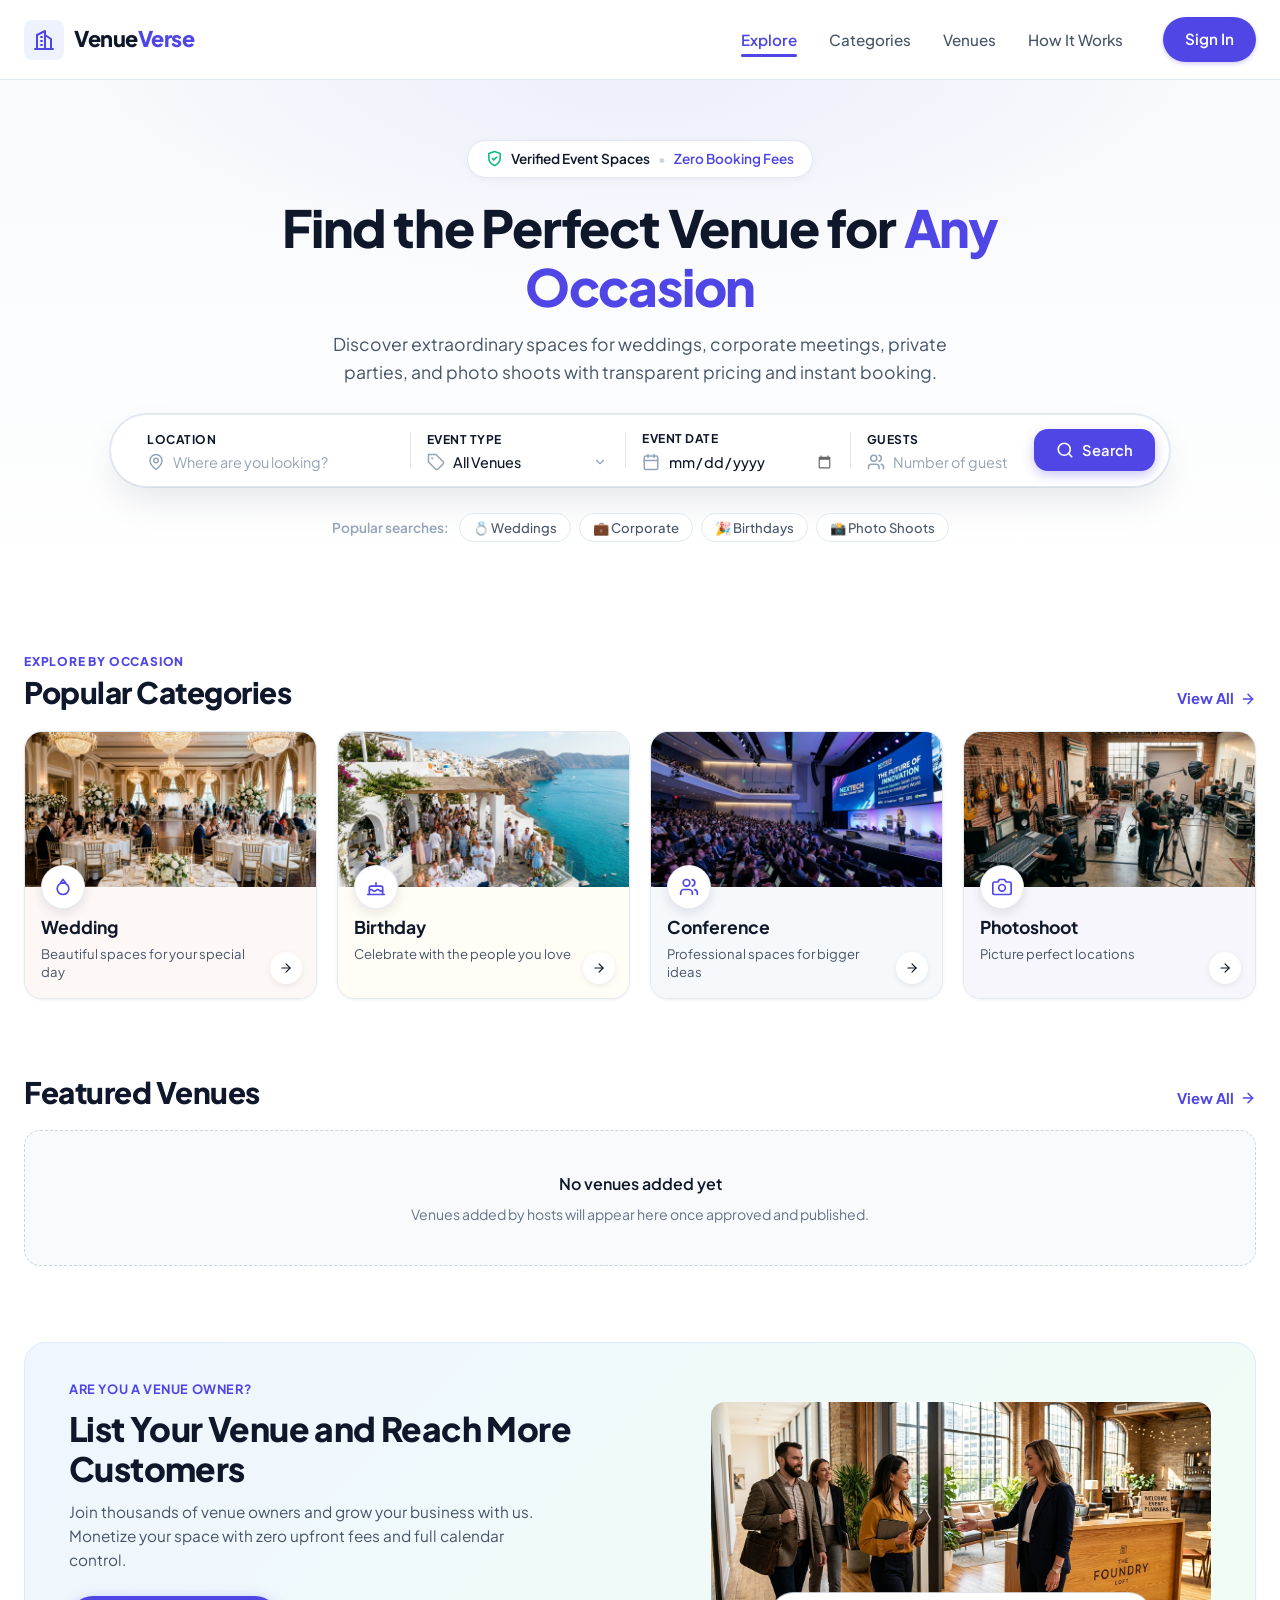
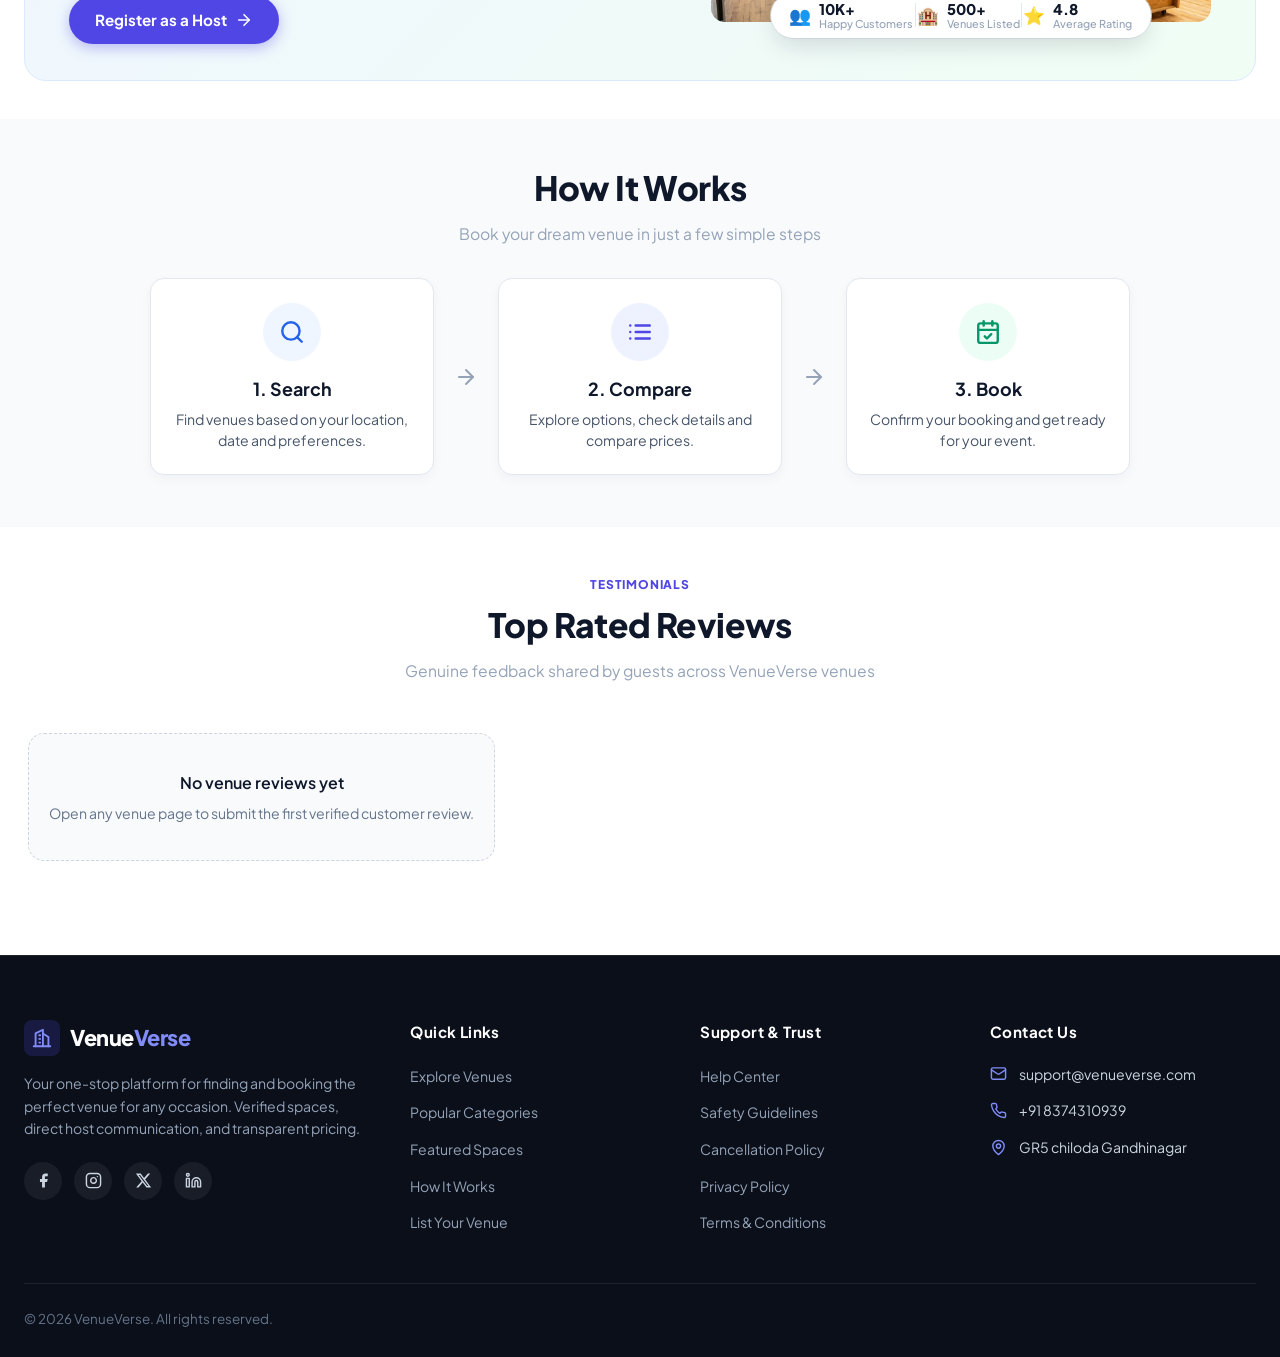
<file: index.html>
<!DOCTYPE html>
<html lang="en">
<head>
  <meta charset="UTF-8">
  <meta name="viewport" content="width=device-width, initial-scale=1.0">
  <meta name="description" content="Discover and book premier venues for weddings, corporate events, parties, and celebrations. VenueVerse connects event organizers with unique spaces.">
  <title>VenueVerse - Find & Book Unique Venues for Any Occasion</title>
  
  <link rel="preconnect" href="https://fonts.googleapis.com">
  <link rel="preconnect" href="https://fonts.gstatic.com" crossorigin>
  <link href="https://fonts.googleapis.com/css2?family=Plus+Jakarta+Sans:wght@400;500;600;700;800&display=swap" rel="stylesheet">
  
  <link rel="stylesheet" href="style.css">
</head>
<body>

  <header class="site-header" id="siteHeader">
    <div class="container nav-container">
      
      <a href="index.html" class="brand-logo" aria-label="VenueVerse Home">
        <span class="logo-icon-wrap">
          <svg class="logo-svg" viewBox="0 0 24 24" fill="none" stroke="currentColor" stroke-width="2" stroke-linecap="round" stroke-linejoin="round">
            <path d="M3 21h18"/>
            <path d="M5 21V7l8-4v18"/>
            <path d="M19 21V11l-6-4"/>
            <path d="M9 9h1"/>
            <path d="M9 13h1"/>
            <path d="M9 17h1"/>
          </svg>
        </span>
        <span class="brand-text">Venue<span class="brand-accent">Verse</span></span>
      </a>

      <button class="mobile-toggle" id="mobileToggle" aria-label="Toggle navigation menu" aria-expanded="false">
        <span class="hamburger-bar"></span>
        <span class="hamburger-bar"></span>
        <span class="hamburger-bar"></span>
      </button>

      <nav class="nav-menu" id="navMenu">
        <ul class="nav-list">
          <li><a href="#explore" class="nav-link active">Explore</a></li>
          <li><a href="#categories" class="nav-link">Categories</a></li>
          <li><a href="#featuredVenues" class="nav-link">Venues</a></li>
          <li><a href="#how-it-works" class="nav-link">How It Works</a></li>
        </ul>

        <div class="nav-actions">
          <a href="signin/signin.html" class="btn btn-primary">Sign In</a>
        </div>
      </nav>

    </div>
  </header>

  <main>
    <section class="hero-section" id="explore">
      <div class="container hero-center-container">
        
        <div class="hero-badge" aria-label="Verified event spaces with zero booking fees">
          <svg class="badge-shield-icon" viewBox="0 0 24 24" fill="none" stroke="currentColor" stroke-width="2.2" stroke-linecap="round" stroke-linejoin="round">
            <path d="M12 22s8-4 8-10V5l-8-3-8 3v7c0 6 8 10 8 10z"/>
            <path d="m9 12 2 2 4-4"/>
          </svg>
          <span class="badge-text-main">Verified Event Spaces</span>
          <span class="badge-dot-sep">•</span>
          <span class="badge-text-sub">Zero Booking Fees</span>
        </div>

        <h1 class="hero-headline">
          Find the Perfect Venue for <span class="highlight-text">Any Occasion</span>
        </h1>

        <p class="hero-description">
          Discover extraordinary spaces for weddings, corporate meetings, private parties, and photo shoots with transparent pricing and instant booking.
        </p>

        <form class="search-card wide-search-card" id="venueSearchForm" action="#" method="GET" autocomplete="off">
          
          <div class="search-segment location-segment" id="locationSegment">
            <label for="locationInput" class="segment-label">Location</label>
            <div class="input-group">
              <svg class="field-icon" viewBox="0 0 24 24" fill="none" stroke="currentColor" stroke-width="2" stroke-linecap="round" stroke-linejoin="round">
                <path d="M20 10c0 6-8 12-8 12s-8-6-8-12a8 8 0 0 1 16 0Z"/>
                <circle cx="12" cy="10" r="3"/>
              </svg>
              <input 
                type="text" 
                id="locationInput" 
                name="location" 
                placeholder="Where are you looking?" 
                autocomplete="off"
              >
            </div>

            <div class="location-dropdown" id="locationDropdown" role="listbox" aria-label="Location suggestions">
              <div class="dropdown-divider-title">Popular Cities</div>

              <button type="button" class="dropdown-item city-choice" data-city="Ahmedabad">
                <span class="dropdown-item-icon">🏙️</span>
                <div class="item-text-group">
                  <span class="item-main">Ahmedabad</span>
                  <span class="item-sub">Banquets &amp; heritage spaces</span>
                </div>
              </button>

              <button type="button" class="dropdown-item city-choice" data-city="Gandhinagar">
                <span class="dropdown-item-icon">🌿</span>
                <div class="item-text-group">
                  <span class="item-main">Gandhinagar</span>
                  <span class="item-sub">Lawns &amp; resorts</span>
                </div>
              </button>

              <button type="button" class="dropdown-item city-choice" data-city="Surat">
                <span class="dropdown-item-icon">🏛️</span>
                <div class="item-text-group">
                  <span class="item-main">Surat</span>
                  <span class="item-sub">Convention &amp; party halls</span>
                </div>
              </button>

              <button type="button" class="dropdown-item city-choice" data-city="Vadodara">
                <span class="dropdown-item-icon">✨</span>
                <div class="item-text-group">
                  <span class="item-main">Vadodara</span>
                  <span class="item-sub">Celebration venues</span>
                </div>
              </button>

              <button type="button" class="dropdown-item city-choice" data-city="Rajkot">
                <span class="dropdown-item-icon">🏰</span>
                <div class="item-text-group">
                  <span class="item-main">Rajkot</span>
                  <span class="item-sub">Party plots &amp; halls</span>
                </div>
              </button>
            </div>
          </div>

          <div class="segment-divider" aria-hidden="true"></div>

          <div class="search-segment">
            <label for="eventTypeSelect" class="segment-label">Event Type</label>
            <div class="input-group">
              <svg class="field-icon" viewBox="0 0 24 24" fill="none" stroke="currentColor" stroke-width="2" stroke-linecap="round" stroke-linejoin="round">
                <path d="M12 2H2v10l9.29 9.29c.94.94 2.48.94 3.42 0l6.58-6.58c.94-.94.94-2.48 0-3.42L12 2Z"/>
                <circle cx="7" cy="7" r=".5" fill="currentColor"/>
              </svg>
              <select id="eventTypeSelect" name="event_type" autocomplete="off">
                <option value="all" selected>All Venues</option>
                <option value="wedding">Wedding</option>
                <option value="birthday">Birthday</option>
                <option value="conference">Conference</option>
                <option value="photoshoot">Photoshoot</option>
                <option value="engagement">Engagement</option>
                <option value="party">Party</option>
                <option value="reception">Reception</option>
                <option value="corporate">Corporate Event</option>
              </select>
            </div>
          </div>

          <div class="segment-divider" aria-hidden="true"></div>

          <div class="search-segment date-segment">
            <label for="dateInput" class="segment-label">Event Date</label>
            <div class="input-group">
              <svg class="field-icon" viewBox="0 0 24 24" fill="none" stroke="currentColor" stroke-width="2" stroke-linecap="round" stroke-linejoin="round">
                <rect width="18" height="18" x="3" y="4" rx="2" ry="2"/>
                <line x1="16" y1="2" x2="16" y2="6"/>
                <line x1="8" y1="2" x2="8" y2="6"/>
                <line x1="3" y1="10" x2="21" y2="10"/>
              </svg>
              <input 
                type="date" 
                id="dateInput" 
                name="event_date"
                aria-label="Event date"
              >
            </div>
          </div>

          <div class="segment-divider" aria-hidden="true"></div>

          <div class="search-segment guests-segment">
            <label for="guestsInput" class="segment-label">Guests</label>
            <div class="input-group">
              <svg class="field-icon" viewBox="0 0 24 24" fill="none" stroke="currentColor" stroke-width="2" stroke-linecap="round" stroke-linejoin="round">
                <path d="M16 21v-2a4 4 0 0 0-4-4H6a4 4 0 0 0-4 4v2"/>
                <circle cx="9" cy="7" r="4"/>
                <path d="M22 21v-2a4 4 0 0 0-3-3.87"/>
                <path d="M16 3.13a4 4 0 0 1 0 7.75"/>
              </svg>
              <input 
                type="number" 
                id="guestsInput" 
                name="guests" 
                placeholder="Number of guests" 
                min="1" 
                max="2000"
              >
            </div>
          </div>

          <button type="submit" class="btn-search" id="searchSubmitBtn" aria-label="Search venues">
            <svg class="search-btn-icon" viewBox="0 0 24 24" fill="none" stroke="currentColor" stroke-width="2.2" stroke-linecap="round" stroke-linejoin="round">
              <circle cx="11" cy="11" r="8"/>
              <path d="m21 21-4.3-4.3"/>
            </svg>
            <span>Search</span>
          </button>
        </form>

        <div class="quick-tags-container">
          <span class="tags-title">Popular searches:</span>
          <div class="tags-list">
            <button type="button" class="tag-chip" data-category="wedding">💍 Weddings</button>
            <button type="button" class="tag-chip" data-category="corporate">💼 Corporate</button>
            <button type="button" class="tag-chip" data-category="birthday">🎉 Birthdays</button>
            <button type="button" class="tag-chip" data-category="photoshoot">📸 Photo Shoots</button>
          </div>
        </div>

      </div>
    </section>

    <section class="section categories-section" id="categories">
      <div class="container">
        
        <div class="section-header-compact">
          <div class="header-titles">
            <span class="sub-label">EXPLORE BY OCCASION</span>
            <h2 class="compact-title">Popular Categories</h2>
          </div>
          <a href="venues/venues.html?category=all" class="view-all-link">
            <span>View All</span>
            <svg class="link-arrow" viewBox="0 0 24 24" fill="none" stroke="currentColor" stroke-width="2.2" stroke-linecap="round" stroke-linejoin="round">
              <line x1="5" y1="12" x2="19" y2="12"/>
              <polyline points="12 5 19 12 12 19"/>
            </svg>
          </a>
        </div>

        <div class="categories-photo-grid">
          
          <div class="cat-photo-card" data-category="wedding" role="button" tabindex="0">
            <div class="cat-img-box">
              <img src="assets/cat-wedding.jpg" alt="Wedding banquet hall with round tables and chandeliers" class="cat-photo" loading="lazy">
            </div>
            <div class="cat-floating-icon">
              <svg class="cat-svg" viewBox="0 0 24 24" fill="none" stroke="currentColor" stroke-width="2" stroke-linecap="round" stroke-linejoin="round">
                <circle cx="12" cy="14" r="7"/>
                <polygon points="12 3 15 7 9 7 12 3"/>
              </svg>
            </div>
            <div class="cat-content-box cat-tint-wedding">
              <h3 class="cat-title">Wedding</h3>
              <p class="cat-desc">Beautiful spaces for your special day</p>
              <div class="cat-arrow-btn" aria-hidden="true">
                <svg viewBox="0 0 24 24" fill="none" stroke="currentColor" stroke-width="2" stroke-linecap="round" stroke-linejoin="round">
                  <line x1="5" y1="12" x2="19" y2="12"/>
                  <polyline points="12 5 19 12 12 19"/>
                </svg>
              </div>
            </div>
          </div>

          <div class="cat-photo-card" data-category="birthday" role="button" tabindex="0">
            <div class="cat-img-box">
              <img src="assets/cat-birthday.jpg" alt="Scenic coastal party celebration terrace" class="cat-photo" loading="lazy">
            </div>
            <div class="cat-floating-icon">
              <svg class="cat-svg" viewBox="0 0 24 24" fill="none" stroke="currentColor" stroke-width="2" stroke-linecap="round" stroke-linejoin="round">
                <path d="M20 21v-8a2 2 0 0 0-2-2H6a2 2 0 0 0-2 2v8"/>
                <path d="M4 16s.5-1 2-1 2.5 2 4 2 2.5-2 4-2 2.5 2 4 2 2-1 2-1"/>
                <path d="M2 21h20"/>
                <line x1="12" y1="7" x2="12" y2="11"/>
              </svg>
            </div>
            <div class="cat-content-box cat-tint-birthday">
              <h3 class="cat-title">Birthday</h3>
              <p class="cat-desc">Celebrate with the people you love</p>
              <div class="cat-arrow-btn" aria-hidden="true">
                <svg viewBox="0 0 24 24" fill="none" stroke="currentColor" stroke-width="2" stroke-linecap="round" stroke-linejoin="round">
                  <line x1="5" y1="12" x2="19" y2="12"/>
                  <polyline points="12 5 19 12 12 19"/>
                </svg>
              </div>
            </div>
          </div>

          <div class="cat-photo-card" data-category="conference" role="button" tabindex="0">
            <div class="cat-img-box">
              <img src="assets/cat-conference.jpg" alt="Modern corporate conference hall presentation" class="cat-photo" loading="lazy">
            </div>
            <div class="cat-floating-icon">
              <svg class="cat-svg" viewBox="0 0 24 24" fill="none" stroke="currentColor" stroke-width="2" stroke-linecap="round" stroke-linejoin="round">
                <path d="M16 21v-2a4 4 0 0 0-4-4H6a4 4 0 0 0-4 4v2"/>
                <circle cx="9" cy="7" r="4"/>
                <path d="M22 21v-2a4 4 0 0 0-3-3.87"/>
                <path d="M16 3.13a4 4 0 0 1 0 7.75"/>
              </svg>
            </div>
            <div class="cat-content-box cat-tint-conference">
              <h3 class="cat-title">Conference</h3>
              <p class="cat-desc">Professional spaces for bigger ideas</p>
              <div class="cat-arrow-btn" aria-hidden="true">
                <svg viewBox="0 0 24 24" fill="none" stroke="currentColor" stroke-width="2" stroke-linecap="round" stroke-linejoin="round">
                  <line x1="5" y1="12" x2="19" y2="12"/>
                  <polyline points="12 5 19 12 12 19"/>
                </svg>
              </div>
            </div>
          </div>

          <div class="cat-photo-card" data-category="photoshoot" role="button" tabindex="0">
            <div class="cat-img-box">
              <img src="assets/cat-photoshoot.jpg" alt="Creative photoshoot loft studio with lights and equipment" class="cat-photo" loading="lazy">
            </div>
            <div class="cat-floating-icon">
              <svg class="cat-svg" viewBox="0 0 24 24" fill="none" stroke="currentColor" stroke-width="2" stroke-linecap="round" stroke-linejoin="round">
                <path d="M23 19a2 2 0 0 1-2 2H3a2 2 0 0 1-2-2V8a2 2 0 0 1 2-2h4l2-3h6l2 3h4a2 2 0 0 1 2 2z"/>
                <circle cx="12" cy="13" r="4"/>
              </svg>
            </div>
            <div class="cat-content-box cat-tint-photoshoot">
              <h3 class="cat-title">Photoshoot</h3>
              <p class="cat-desc">Picture perfect locations</p>
              <div class="cat-arrow-btn" aria-hidden="true">
                <svg viewBox="0 0 24 24" fill="none" stroke="currentColor" stroke-width="2" stroke-linecap="round" stroke-linejoin="round">
                  <line x1="5" y1="12" x2="19" y2="12"/>
                  <polyline points="12 5 19 12 12 19"/>
                </svg>
              </div>
            </div>
          </div>

        </div>

      </div>
    </section>

    <section class="section featured-section" id="featuredVenues">
      <div class="container">
        
        <div class="section-header-compact">
          <div class="header-titles">
            <h2 class="compact-title">Featured Venues</h2>
          </div>
          <a href="venues/venues.html?category=all" class="view-all-link">
            <span>View All</span>
            <svg class="link-arrow" viewBox="0 0 24 24" fill="none" stroke="currentColor" stroke-width="2.2" stroke-linecap="round" stroke-linejoin="round">
              <line x1="5" y1="12" x2="19" y2="12"/>
              <polyline points="12 5 19 12 12 19"/>
            </svg>
          </a>
        </div>

        <div class="featured-four-grid" id="featuredVenuesGrid">
          <div style="grid-column: 1 / -1; text-align:center; padding:40px 20px; background:#f8fafc; border:1px dashed #cbd5e1; border-radius:16px; color:#64748b;">
            <p style="font-size:1rem; font-weight:600; color:#0f172a; margin-bottom:6px;">No venues added yet</p>
            <p style="font-size:0.88rem; margin-bottom:0;">Venues added by hosts will appear here once published.</p>
          </div>
        </div>

      </div>
    </section>

    <section class="section host-banner-section" id="hostBanner">
      <div class="container">
        <div class="host-banner-card">
          
          <div class="host-banner-content">
            <span class="host-banner-kicker">ARE YOU A VENUE OWNER?</span>
            <h2 class="host-banner-title">List Your Venue and Reach More Customers</h2>
            <p class="host-banner-text">
              Join thousands of venue owners and grow your business with us. Monetize your space with zero upfront fees and full calendar control.
            </p>
            <a href="signin/signin.html?tab=signup&role=host" class="btn btn-primary btn-host-cta">
              Register as a Host
              <svg class="btn-arrow-icon" viewBox="0 0 24 24" fill="none" stroke="currentColor" stroke-width="2.2" stroke-linecap="round" stroke-linejoin="round">
                <line x1="5" y1="12" x2="19" y2="12"></line>
                <polyline points="12 5 19 12 12 19"></polyline>
              </svg>
            </a>
          </div>

          <div class="host-banner-visual">
            <div class="host-image-frame">
              <img 
                src="assets/host-banner.jpg" 
                alt="Friendly venue host welcoming event organizers to a sunny loft" 
                class="host-cover-photo" 
                loading="lazy"
              >
              
              <div class="host-stats-pill">
                <div class="stat-pill-item">
                  <span class="stat-pill-icon">👥</span>
                  <div class="stat-pill-info">
                    <span class="stat-number">10K+</span>
                    <span class="stat-text">Happy Customers</span>
                  </div>
                </div>
                <div class="stat-pill-divider" aria-hidden="true"></div>
                <div class="stat-pill-item">
                  <span class="stat-pill-icon">🏨</span>
                  <div class="stat-pill-info">
                    <span class="stat-number">500+</span>
                    <span class="stat-text">Venues Listed</span>
                  </div>
                </div>
                <div class="stat-pill-divider" aria-hidden="true"></div>
                <div class="stat-pill-item">
                  <span class="stat-pill-icon">⭐</span>
                  <div class="stat-pill-info">
                    <span class="stat-number">4.8</span>
                    <span class="stat-text">Average Rating</span>
                  </div>
                </div>
              </div>
            </div>
          </div>

        </div>
      </div>
    </section>

    <section class="section how-it-works-section" id="how-it-works">
      <div class="container">
        
        <div class="how-header">
          <h2 class="how-title">How It Works</h2>
          <p class="how-subtitle">Book your dream venue in just a few simple steps</p>
        </div>

        <div class="how-steps-flow">
          
          <div class="how-step-card">
            <div class="step-icon-bubble step-blue">
              <svg viewBox="0 0 24 24" fill="none" stroke="currentColor" stroke-width="2.2" stroke-linecap="round" stroke-linejoin="round">
                <circle cx="11" cy="11" r="8"></circle>
                <line x1="21" y1="21" x2="16.65" y2="16.65"></line>
              </svg>
            </div>
            <h3 class="step-card-title">1. Search</h3>
            <p class="step-card-desc">Find venues based on your location, date and preferences.</p>
          </div>

          <div class="step-arrow-connector" aria-hidden="true">
            <svg viewBox="0 0 24 24" fill="none" stroke="currentColor" stroke-width="2" stroke-linecap="round" stroke-linejoin="round">
              <line x1="5" y1="12" x2="19" y2="12"></line>
              <polyline points="12 5 19 12 12 19"></polyline>
            </svg>
          </div>

          <div class="how-step-card">
            <div class="step-icon-bubble step-indigo">
              <svg viewBox="0 0 24 24" fill="none" stroke="currentColor" stroke-width="2.2" stroke-linecap="round" stroke-linejoin="round">
                <line x1="8" y1="6" x2="21" y2="6"></line>
                <line x1="8" y1="12" x2="21" y2="12"></line>
                <line x1="8" y1="18" x2="21" y2="18"></line>
                <line x1="3" y1="6" x2="3.01" y2="6"></line>
                <line x1="3" y1="12" x2="3.01" y2="12"></line>
                <line x1="3" y1="18" x2="3.01" y2="18"></line>
              </svg>
            </div>
            <h3 class="step-card-title">2. Compare</h3>
            <p class="step-card-desc">Explore options, check details and compare prices.</p>
          </div>

          <div class="step-arrow-connector" aria-hidden="true">
            <svg viewBox="0 0 24 24" fill="none" stroke="currentColor" stroke-width="2" stroke-linecap="round" stroke-linejoin="round">
              <line x1="5" y1="12" x2="19" y2="12"></line>
              <polyline points="12 5 19 12 12 19"></polyline>
            </svg>
          </div>

          <div class="how-step-card">
            <div class="step-icon-bubble step-emerald">
              <svg viewBox="0 0 24 24" fill="none" stroke="currentColor" stroke-width="2.2" stroke-linecap="round" stroke-linejoin="round">
                <rect x="3" y="4" width="18" height="18" rx="2" ry="2"></rect>
                <line x1="16" y1="2" x2="16" y2="6"></line>
                <line x1="8" y1="2" x2="8" y2="6"></line>
                <line x1="3" y1="10" x2="21" y2="10"></line>
                <path d="m9 16 2 2 4-4"></path>
              </svg>
            </div>
            <h3 class="step-card-title">3. Book</h3>
            <p class="step-card-desc">Confirm your booking and get ready for your event.</p>
          </div>

        </div>

      </div>
    </section>

    <section class="section reviews-section" id="reviews">
      <div class="container">
        
        <div class="reviews-header">
          <span class="sub-label">TESTIMONIALS</span>
          <h2 class="reviews-title">Top Rated Reviews</h2>
          <p class="reviews-subtitle">Genuine feedback shared by guests across VenueVerse venues</p>
        </div>

        <div class="reviews-carousel-wrapper" id="reviewsWrapper">
          
          <button type="button" class="carousel-arrow carousel-arrow-prev" id="reviewPrevBtn" aria-label="Previous reviews">
            <svg viewBox="0 0 24 24" fill="none" stroke="currentColor" stroke-width="2.5" stroke-linecap="round" stroke-linejoin="round">
              <polyline points="15 18 9 12 15 6"></polyline>
            </svg>
          </button>

          <div class="reviews-carousel-viewport" id="reviewsCarousel">
            <div class="reviews-track" id="reviewsTrack">
              <div style="width:100%; text-align:center; padding:32px 20px; background:#f8fafc; border:1px dashed #cbd5e1; border-radius:16px; color:#64748b;">
                Loading top-rated guest reviews...
              </div>
            </div>
          </div>

          <button type="button" class="carousel-arrow carousel-arrow-next" id="reviewNextBtn" aria-label="Next reviews">
            <svg viewBox="0 0 24 24" fill="none" stroke="currentColor" stroke-width="2.5" stroke-linecap="round" stroke-linejoin="round">
              <polyline points="9 18 15 12 9 6"></polyline>
            </svg>
          </button>

        </div>

        <div class="carousel-dots" id="carouselDots" aria-label="Review pagination"></div>

      </div>
    </section>
  </main>

  <footer class="site-footer" id="siteFooter">
    <div class="container footer-container">
      
      <div class="footer-grid">
        
        <div class="footer-col footer-col-brand">
          <a href="index.html" class="footer-logo">
            <span class="footer-logo-icon">
              <svg viewBox="0 0 24 24" fill="none" stroke="currentColor" stroke-width="2" stroke-linecap="round" stroke-linejoin="round">
                <path d="M3 21h18"/>
                <path d="M5 21V7l8-4v18"/>
                <path d="M19 21V11l-6-4"/>
                <path d="M9 9h1"/>
                <path d="M9 13h1"/>
                <path d="M9 17h1"/>
              </svg>
            </span>
            <span class="footer-brand-name">Venue<span class="footer-brand-accent">Verse</span></span>
          </a>
          <p class="footer-tagline">
            Your one-stop platform for finding and booking the perfect venue for any occasion. Verified spaces, direct host communication, and transparent pricing.
          </p>
          <div class="footer-social-links">
            <a href="https://www.facebook.com/" target="_blank" rel="noopener noreferrer" class="social-icon-btn" aria-label="Facebook">
              <svg viewBox="0 0 24 24" fill="currentColor">
                <path d="M18 2h-3a5 5 0 0 0-5 5v3H7v4h3v8h4v-8h3l1-4h-4V7a1 1 0 0 1 1-1h3z"/>
              </svg>
            </a>
            <a href="https://www.instagram.com/" target="_blank" rel="noopener noreferrer" class="social-icon-btn" aria-label="Instagram">
              <svg viewBox="0 0 24 24" fill="none" stroke="currentColor" stroke-width="2" stroke-linecap="round" stroke-linejoin="round">
                <rect width="20" height="20" x="2" y="2" rx="5" ry="5"/>
                <path d="M16 11.37A4 4 0 1 1 12.63 8 4 4 0 0 1 16 11.37z"/>
                <line x1="17.5" y1="6.5" x2="17.51" y2="6.5"/>
              </svg>
            </a>
            <a href="https://x.com/" target="_blank" rel="noopener noreferrer" class="social-icon-btn" aria-label="X Twitter">
              <svg viewBox="0 0 24 24" fill="currentColor">
                <path d="M18.244 2.25h3.308l-7.227 8.26 8.502 11.24H16.17l-5.214-6.817L4.99 21.75H1.68l7.73-8.835L1.254 2.25H8.08l4.713 6.231zm-1.161 17.52h1.833L7.084 4.126H5.117z"/>
              </svg>
            </a>
            <a href="https://www.linkedin.com/" target="_blank" rel="noopener noreferrer" class="social-icon-btn" aria-label="LinkedIn">
              <svg viewBox="0 0 24 24" fill="none" stroke="currentColor" stroke-width="2" stroke-linecap="round" stroke-linejoin="round">
                <path d="M16 8a6 6 0 0 1 6 6v7h-4v-7a2 2 0 0 0-2-2 2 2 0 0 0-2 2v7h-4v-7a6 6 0 0 1 6-6z"/>
                <rect width="4" height="12" x="2" y="9"/>
                <circle cx="4" cy="4" r="2"/>
              </svg>
            </a>
          </div>
        </div>

        <div class="footer-col">
          <h3 class="footer-heading">Quick Links</h3>
          <ul class="footer-link-list">
            <li><a href="#explore">Explore Venues</a></li>
            <li><a href="#categories">Popular Categories</a></li>
            <li><a href="#featuredVenues">Featured Spaces</a></li>
            <li><a href="#how-it-works">How It Works</a></li>
            <li><a href="#hostBanner">List Your Venue</a></li>
          </ul>
        </div>

        <div class="footer-col">
          <h3 class="footer-heading">Support &amp; Trust</h3>
          <ul class="footer-link-list">
            <li><a href="support.html#help-center">Help Center</a></li>
            <li><a href="support.html#safety-guidelines">Safety Guidelines</a></li>
            <li><a href="support.html#cancellation-policy">Cancellation Policy</a></li>
            <li><a href="support.html#privacy-policy">Privacy Policy</a></li>
            <li><a href="support.html#terms-conditions">Terms &amp; Conditions</a></li>
          </ul>
        </div>

        <div class="footer-col">
          <h3 class="footer-heading">Contact Us</h3>
          <ul class="footer-contact-list">
            <li class="contact-item">
              <svg class="contact-icon" viewBox="0 0 24 24" fill="none" stroke="currentColor" stroke-width="2" stroke-linecap="round" stroke-linejoin="round">
                <rect width="20" height="16" x="2" y="4" rx="2"></rect>
                <path d="m22 7-8.97 5.7a1.94 1.94 0 0 1-2.06 0L2 7"></path>
              </svg>
              <span>support@venueverse.com</span>
            </li>
            <li class="contact-item">
              <svg class="contact-icon" viewBox="0 0 24 24" fill="none" stroke="currentColor" stroke-width="2" stroke-linecap="round" stroke-linejoin="round">
                <path d="M22 16.92v3a2 2 0 0 1-2.18 2 19.79 19.79 0 0 1-8.63-3.07 19.5 19.5 0 0 1-6-6 19.79 19.79 0 0 1-3.07-8.67A2 2 0 0 1 4.11 2h3a2 2 0 0 1 2 1.72 12.84 12.84 0 0 0 .7 2.81 2 2 0 0 1-.45 2.11L8.09 9.91a16 16 0 0 0 6 6l1.27-1.27a2 2 0 0 1 2.11-.45 12.84 12.84 0 0 0 2.81.7A2 2 0 0 1 22 16.92z"/>
              </svg>
              <span>+91 8374310939</span>
            </li>
            <li class="contact-item">
              <svg class="contact-icon" viewBox="0 0 24 24" fill="none" stroke="currentColor" stroke-width="2" stroke-linecap="round" stroke-linejoin="round">
                <path d="M20 10c0 6-8 12-8 12s-8-6-8-12a8 8 0 0 1 16 0Z"/>
                <circle cx="12" cy="10" r="3"/>
              </svg>
              <span>GR5 chiloda Gandhinagar</span>
            </li>
          </ul>
        </div>

      </div>

      <div class="footer-bottom-row">
        <p class="copyright-text">
          &copy; 2026 VenueVerse. All rights reserved.
        </p>
        <!-- <p class="project-credit-text">
          College Web Development Project &bull; Built with Semantic HTML5 &amp; CSS3
        </p> -->
      </div>

    </div>
  </footer>

  <script src="script.js"></script>
  <script src="auth-nav.js"></script>
</body>
</html>
</file>
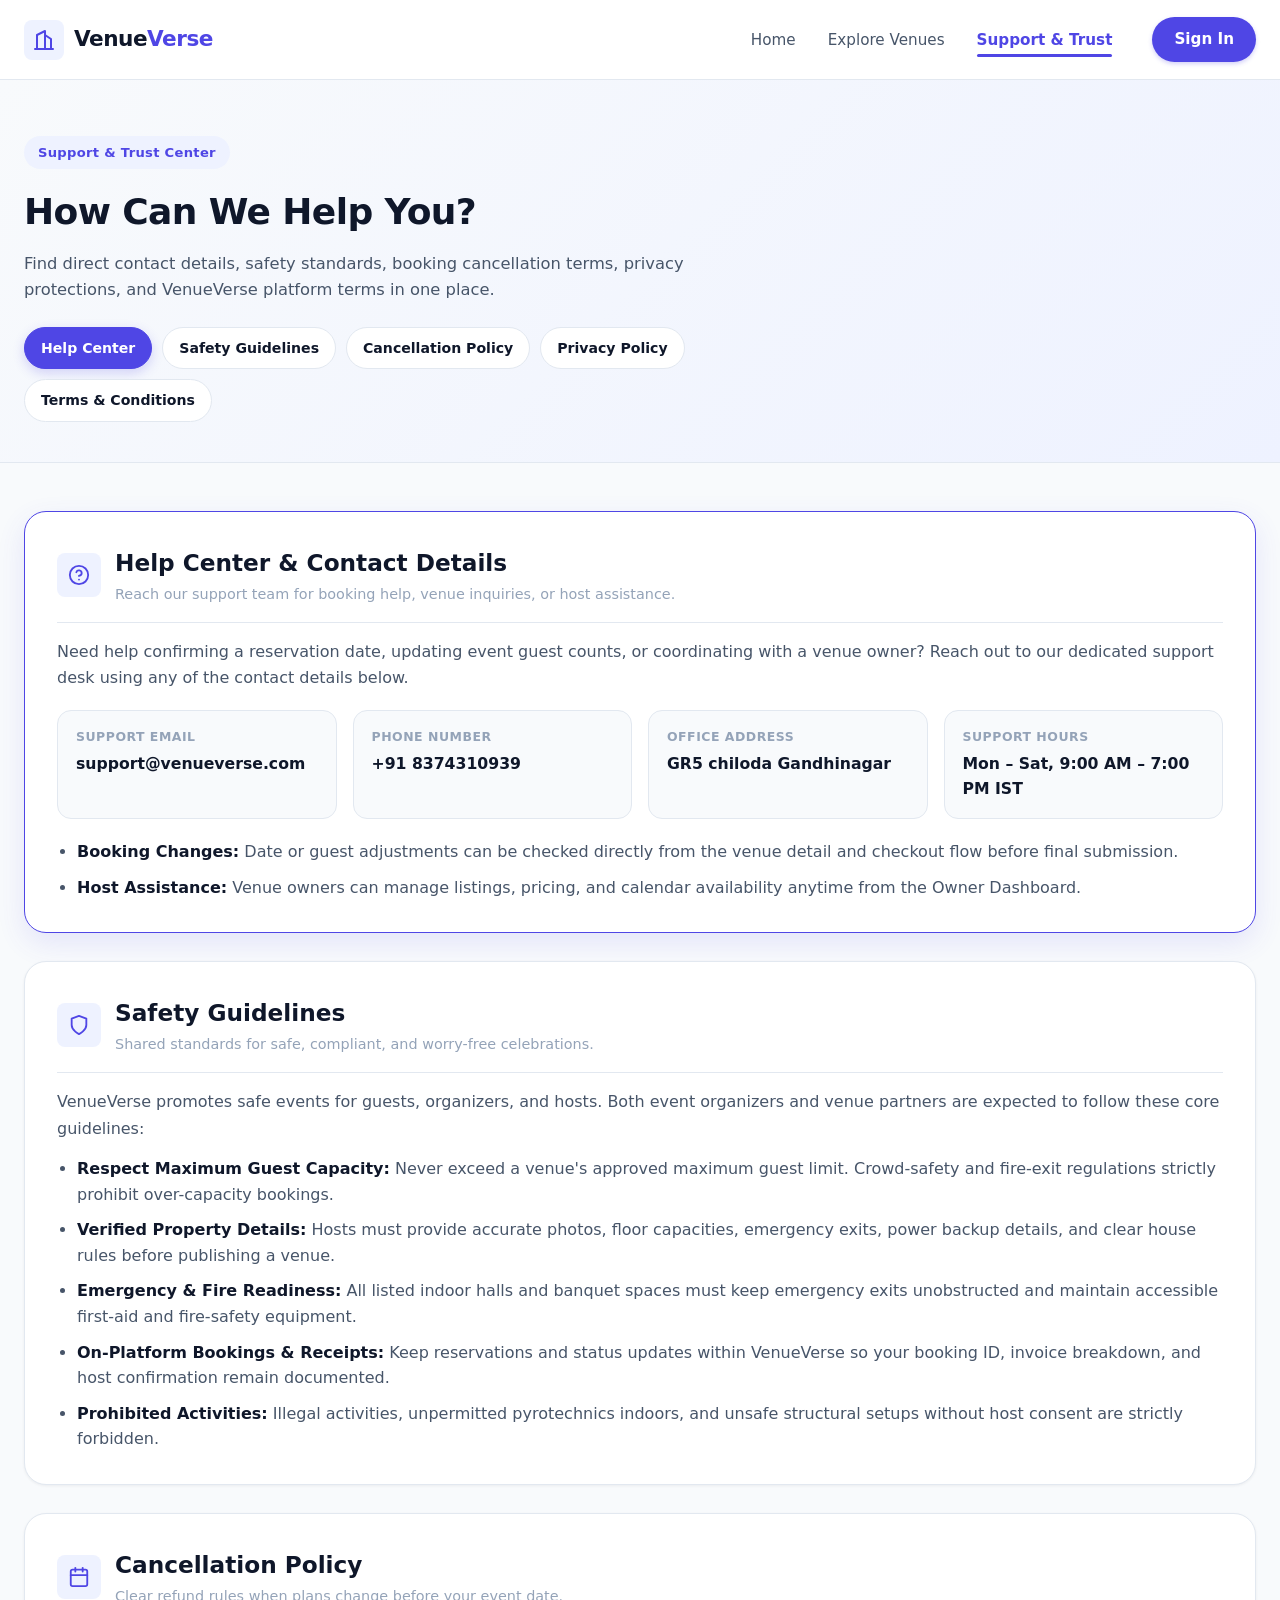
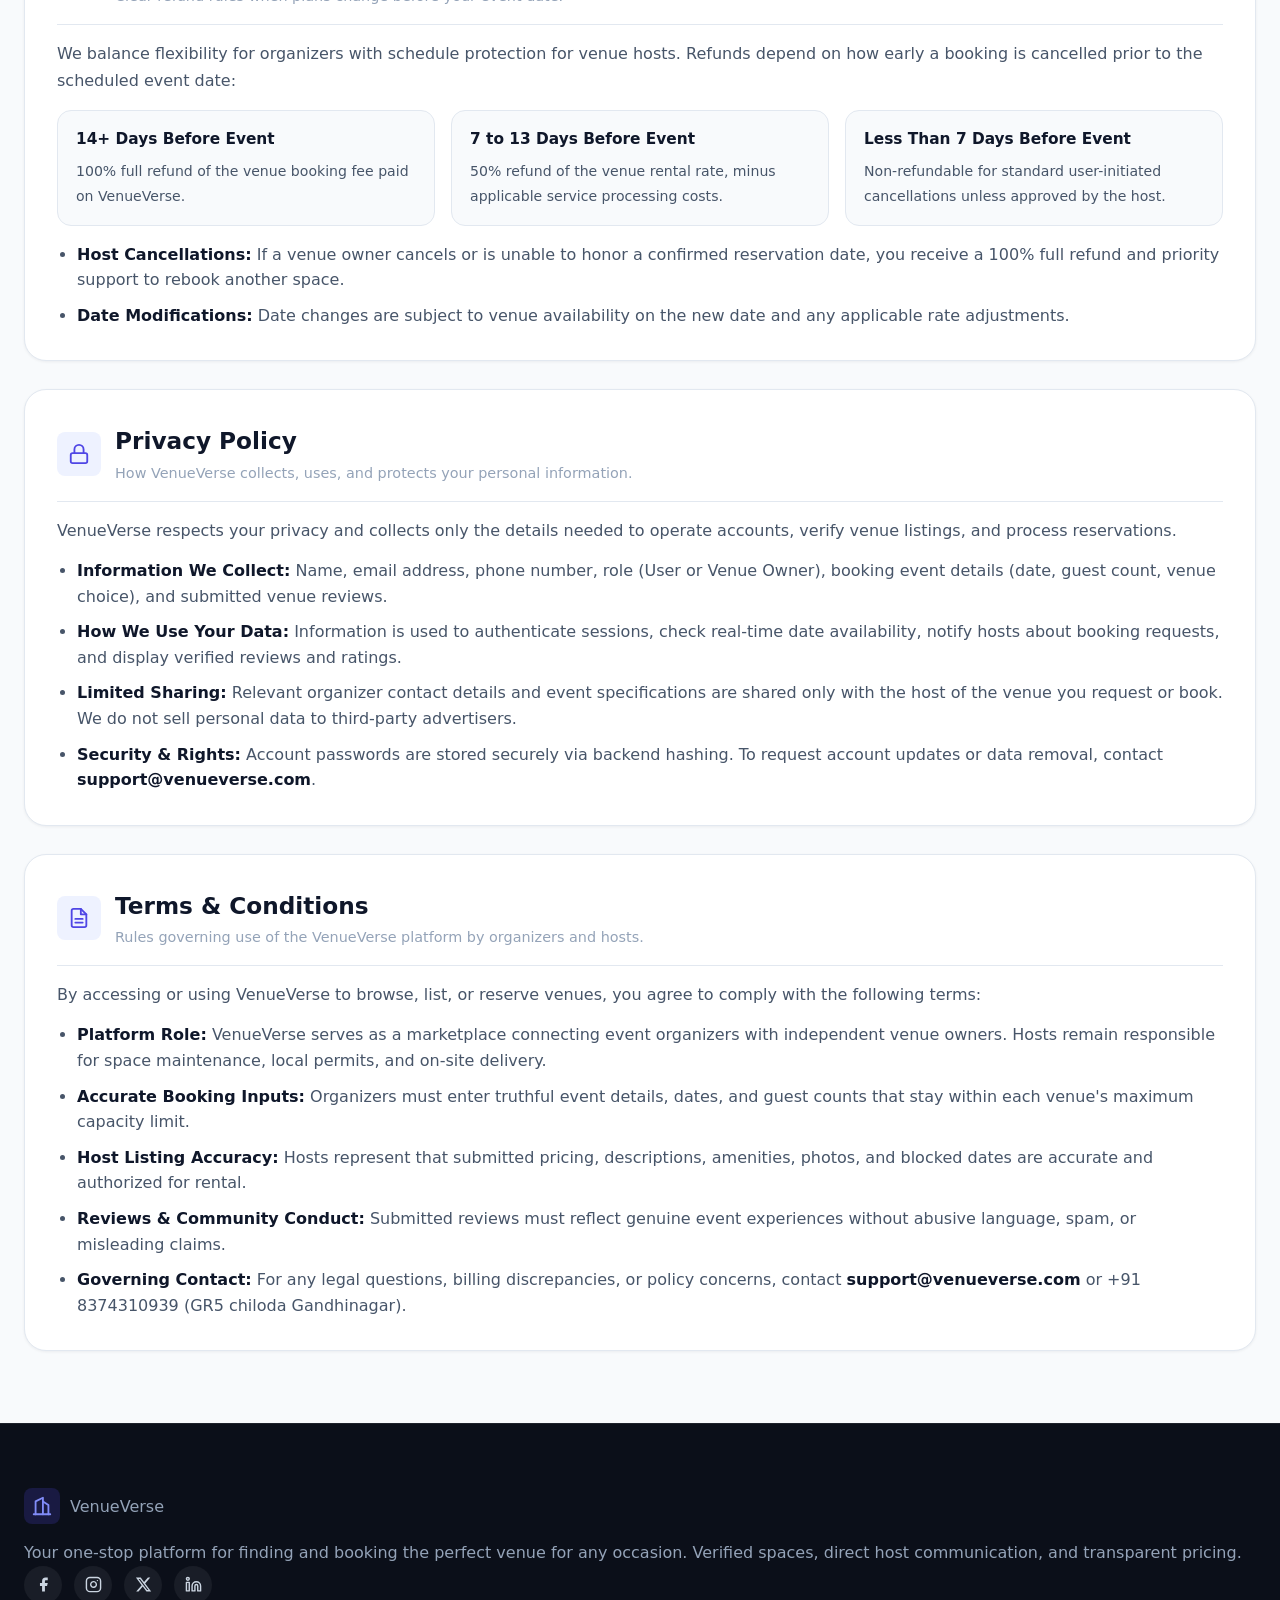
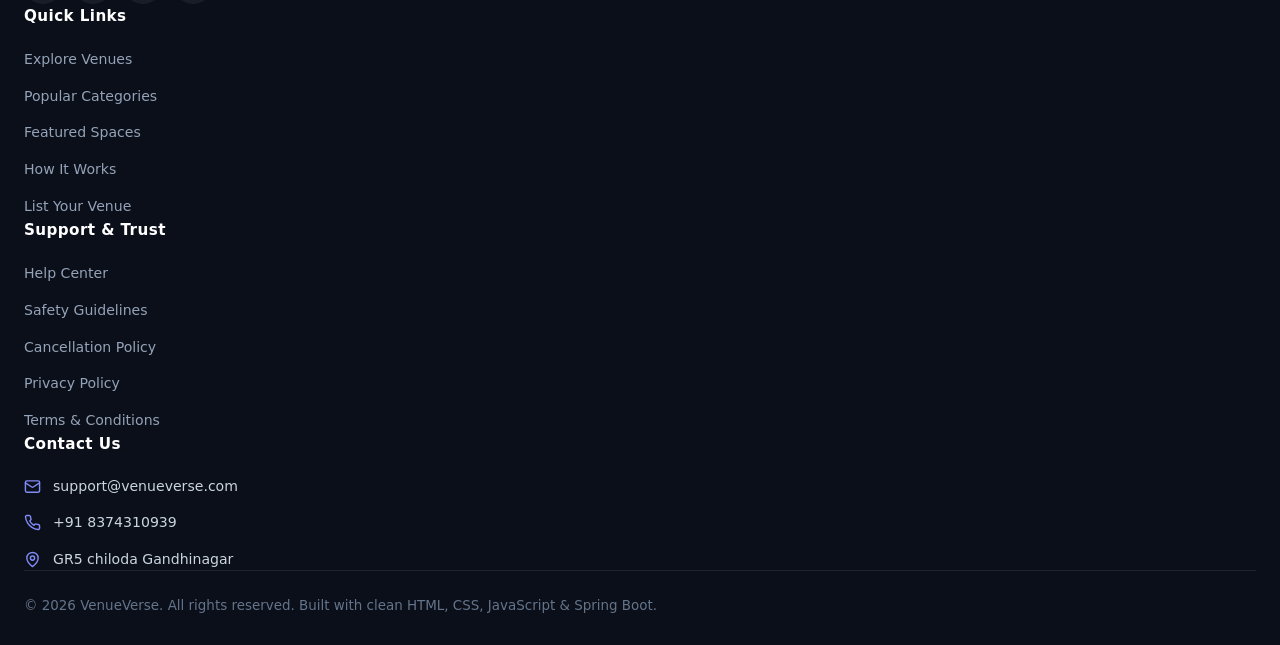
<file: support.html>
<!DOCTYPE html>
<html lang="en">
<head>
  <meta charset="UTF-8">
  <meta name="viewport" content="width=device-width, initial-scale=1.0">
  <title>Support &amp; Legal | VenueVerse</title>
  <meta name="description" content="Help Center, Safety Guidelines, Cancellation Policy, Privacy Policy, and Terms & Conditions for VenueVerse.">

  <link rel="preconnect" href="https://fonts.googleapis.com">
  <link rel="preconnect" href="https://fonts.gstatic.com" crossorigin>
  <link href="https://fonts.googleapis.com/css2?family=Inter:wght@400;500;600;700;800&display=swap" rel="stylesheet">
  <link rel="stylesheet" href="style.css">

  <style>
    html {
      scroll-behavior: smooth;
    }

    .support-hero {
      background: linear-gradient(135deg, #f8fafc 0%, #eef2ff 100%);
      border-bottom: 1px solid var(--border-light);
      padding: 56px 0 40px;
    }

    .support-hero-inner {
      max-width: 820px;
    }

    .support-badge {
      display: inline-block;
      padding: 6px 14px;
      border-radius: var(--radius-full);
      background-color: var(--primary-subtle);
      color: var(--primary);
      font-size: 0.82rem;
      font-weight: 700;
      letter-spacing: 0.3px;
      margin-bottom: 14px;
    }

    .support-title {
      font-size: 2.25rem;
      font-weight: 800;
      color: var(--text-heading);
      letter-spacing: -0.6px;
      margin-bottom: 10px;
    }

    .support-subtitle {
      font-size: 1.02rem;
      color: var(--text-body);
      max-width: 660px;
      margin-bottom: 24px;
    }

    .support-tabs {
      display: flex;
      flex-wrap: wrap;
      gap: 10px;
    }

    .support-tab-pill {
      display: inline-flex;
      align-items: center;
      gap: 6px;
      padding: 9px 16px;
      border-radius: var(--radius-full);
      background-color: #ffffff;
      border: 1px solid var(--border-light);
      color: var(--text-heading);
      font-size: 0.88rem;
      font-weight: 600;
      transition: all var(--transition-fast);
    }

    .support-tab-pill:hover,
    .support-tab-pill.active {
      background-color: var(--primary);
      color: #ffffff;
      border-color: var(--primary);
      box-shadow: 0 4px 12px rgba(79, 70, 229, 0.22);
    }

    .support-content {
      padding: 48px 0 72px;
      background-color: var(--bg-surface);
    }

    .support-stack {
      display: flex;
      flex-direction: column;
      gap: 28px;
    }

    .policy-card {
      background-color: #ffffff;
      border: 1px solid var(--border-light);
      border-radius: var(--radius-lg);
      padding: 32px;
      box-shadow: var(--shadow-sm);
      scroll-margin-top: 96px;
      transition: border-color var(--transition-fast), box-shadow var(--transition-fast);
    }

    .policy-card:target,
    .policy-card.is-highlighted {
      border-color: var(--primary);
      box-shadow: 0 10px 28px rgba(79, 70, 229, 0.12);
    }

    .policy-card-header {
      display: flex;
      align-items: center;
      gap: 14px;
      margin-bottom: 16px;
      padding-bottom: 16px;
      border-bottom: 1px solid var(--border-light);
    }

    .policy-icon-box {
      width: 44px;
      height: 44px;
      border-radius: var(--radius-sm);
      background-color: var(--primary-subtle);
      color: var(--primary);
      display: flex;
      align-items: center;
      justify-content: center;
      flex-shrink: 0;
    }

    .policy-icon-box svg {
      width: 22px;
      height: 22px;
    }

    .policy-card-header h2 {
      font-size: 1.45rem;
      font-weight: 700;
      color: var(--text-heading);
    }

    .policy-card-header p {
      font-size: 0.9rem;
      color: var(--text-muted);
      margin-top: 2px;
    }

    .policy-body p {
      color: var(--text-body);
      margin-bottom: 14px;
      line-height: 1.65;
    }

    .policy-list {
      margin: 12px 0 0 20px;
      display: flex;
      flex-direction: column;
      gap: 10px;
      color: var(--text-body);
    }

    .policy-list li strong {
      color: var(--text-heading);
    }

    .contact-grid {
      display: grid;
      grid-template-columns: repeat(auto-fit, minmax(220px, 1fr));
      gap: 16px;
      margin: 18px 0 20px;
    }

    .contact-detail-box {
      background-color: var(--bg-surface);
      border: 1px solid var(--border-light);
      border-radius: var(--radius-md);
      padding: 16px 18px;
    }

    .contact-detail-label {
      display: block;
      font-size: 0.78rem;
      font-weight: 700;
      text-transform: uppercase;
      letter-spacing: 0.5px;
      color: var(--text-muted);
      margin-bottom: 4px;
    }

    .contact-detail-value {
      font-size: 0.98rem;
      font-weight: 600;
      color: var(--text-heading);
      word-break: break-word;
    }

    .cancellation-tiers {
      display: grid;
      grid-template-columns: repeat(auto-fit, minmax(210px, 1fr));
      gap: 16px;
      margin: 16px 0;
    }

    .tier-box {
      padding: 16px 18px;
      border-radius: var(--radius-md);
      background-color: #f8fafc;
      border: 1px solid var(--border-light);
    }

    .tier-box strong {
      display: block;
      color: var(--text-heading);
      font-size: 0.96rem;
      margin-bottom: 6px;
    }

    .tier-box span {
      font-size: 0.88rem;
      color: var(--text-body);
      line-height: 1.5;
    }

    @media (max-width: 768px) {
      .policy-card {
        padding: 22px;
      }

      .support-title {
        font-size: 1.75rem;
      }
    }
  </style>
</head>
<body>

  <header class="site-header" id="siteHeader">
    <div class="container nav-container">
      <a href="index.html" class="brand-logo" aria-label="VenueVerse Home">
        <span class="logo-icon-wrap">
          <svg class="logo-svg" viewBox="0 0 24 24" fill="none" stroke="currentColor" stroke-width="2" stroke-linecap="round" stroke-linejoin="round">
            <path d="M3 21h18"/>
            <path d="M5 21V7l8-4v18"/>
            <path d="M19 21V11l-6-4"/>
          </svg>
        </span>
        <span class="brand-text">Venue<span class="brand-accent">Verse</span></span>
      </a>

      <button type="button" class="mobile-toggle" id="mobileNavToggle" aria-label="Toggle navigation menu" aria-expanded="false">
        <span class="bar"></span>
        <span class="bar"></span>
        <span class="bar"></span>
      </button>

      <nav class="nav-menu" id="navMenu">
        <ul class="nav-list">
          <li><a href="index.html" class="nav-link">Home</a></li>
          <li><a href="venues/venues.html?category=all" class="nav-link">Explore Venues</a></li>
          <li><a href="#help-center" class="nav-link active">Support &amp; Trust</a></li>
        </ul>
        <div class="nav-actions">
          <a href="signin/signin.html" class="btn btn-primary">Sign In</a>
        </div>
      </nav>
    </div>
  </header>

  <main>
    <section class="support-hero">
      <div class="container">
        <div class="support-hero-inner">
          <span class="support-badge">Support &amp; Trust Center</span>
          <h1 class="support-title">How Can We Help You?</h1>
          <p class="support-subtitle">
            Find direct contact details, safety standards, booking cancellation terms, privacy protections, and VenueVerse platform terms in one place.
          </p>
          <div class="support-tabs" aria-label="Support sections">
            <a href="#help-center" class="support-tab-pill" data-target="help-center">Help Center</a>
            <a href="#safety-guidelines" class="support-tab-pill" data-target="safety-guidelines">Safety Guidelines</a>
            <a href="#cancellation-policy" class="support-tab-pill" data-target="cancellation-policy">Cancellation Policy</a>
            <a href="#privacy-policy" class="support-tab-pill" data-target="privacy-policy">Privacy Policy</a>
            <a href="#terms-conditions" class="support-tab-pill" data-target="terms-conditions">Terms &amp; Conditions</a>
          </div>
        </div>
      </div>
    </section>

    <section class="support-content">
      <div class="container">
        <div class="support-stack">

          <article class="policy-card" id="help-center">
            <div class="policy-card-header">
              <div class="policy-icon-box">
                <svg viewBox="0 0 24 24" fill="none" stroke="currentColor" stroke-width="2" stroke-linecap="round" stroke-linejoin="round">
                  <circle cx="12" cy="12" r="10"/>
                  <path d="M9.09 9a3 3 0 0 1 5.83 1c0 2-3 3-3 3"/>
                  <line x1="12" y1="17" x2="12.01" y2="17"/>
                </svg>
              </div>
              <div>
                <h2>Help Center &amp; Contact Details</h2>
                <p>Reach our support team for booking help, venue inquiries, or host assistance.</p>
              </div>
            </div>
            <div class="policy-body">
              <p>
                Need help confirming a reservation date, updating event guest counts, or coordinating with a venue owner? Reach out to our dedicated support desk using any of the contact details below.
              </p>
              <div class="contact-grid">
                <div class="contact-detail-box">
                  <span class="contact-detail-label">Support Email</span>
                  <span class="contact-detail-value">support@venueverse.com</span>
                </div>
                <div class="contact-detail-box">
                  <span class="contact-detail-label">Phone Number</span>
                  <span class="contact-detail-value">+91 8374310939</span>
                </div>
                <div class="contact-detail-box">
                  <span class="contact-detail-label">Office Address</span>
                  <span class="contact-detail-value">GR5 chiloda Gandhinagar</span>
                </div>
                <div class="contact-detail-box">
                  <span class="contact-detail-label">Support Hours</span>
                  <span class="contact-detail-value">Mon – Sat, 9:00 AM – 7:00 PM IST</span>
                </div>
              </div>
              <ul class="policy-list">
                <li><strong>Booking Changes:</strong> Date or guest adjustments can be checked directly from the venue detail and checkout flow before final submission.</li>
                <li><strong>Host Assistance:</strong> Venue owners can manage listings, pricing, and calendar availability anytime from the Owner Dashboard.</li>
              </ul>
            </div>
          </article>

          <article class="policy-card" id="safety-guidelines">
            <div class="policy-card-header">
              <div class="policy-icon-box">
                <svg viewBox="0 0 24 24" fill="none" stroke="currentColor" stroke-width="2" stroke-linecap="round" stroke-linejoin="round">
                  <path d="M12 22s8-4 8-10V5l-8-3-8 3v7c0 6 8 10 8 10z"/>
                </svg>
              </div>
              <div>
                <h2>Safety Guidelines</h2>
                <p>Shared standards for safe, compliant, and worry-free celebrations.</p>
              </div>
            </div>
            <div class="policy-body">
              <p>
                VenueVerse promotes safe events for guests, organizers, and hosts. Both event organizers and venue partners are expected to follow these core guidelines:
              </p>
              <ul class="policy-list">
                <li><strong>Respect Maximum Guest Capacity:</strong> Never exceed a venue's approved maximum guest limit. Crowd-safety and fire-exit regulations strictly prohibit over-capacity bookings.</li>
                <li><strong>Verified Property Details:</strong> Hosts must provide accurate photos, floor capacities, emergency exits, power backup details, and clear house rules before publishing a venue.</li>
                <li><strong>Emergency &amp; Fire Readiness:</strong> All listed indoor halls and banquet spaces must keep emergency exits unobstructed and maintain accessible first-aid and fire-safety equipment.</li>
                <li><strong>On-Platform Bookings &amp; Receipts:</strong> Keep reservations and status updates within VenueVerse so your booking ID, invoice breakdown, and host confirmation remain documented.</li>
                <li><strong>Prohibited Activities:</strong> Illegal activities, unpermitted pyrotechnics indoors, and unsafe structural setups without host consent are strictly forbidden.</li>
              </ul>
            </div>
          </article>

          <article class="policy-card" id="cancellation-policy">
            <div class="policy-card-header">
              <div class="policy-icon-box">
                <svg viewBox="0 0 24 24" fill="none" stroke="currentColor" stroke-width="2" stroke-linecap="round" stroke-linejoin="round">
                  <rect x="3" y="4" width="18" height="18" rx="2" ry="2"/>
                  <line x1="16" y1="2" x2="16" y2="6"/>
                  <line x1="8" y1="2" x2="8" y2="6"/>
                  <line x1="3" y1="10" x2="21" y2="10"/>
                </svg>
              </div>
              <div>
                <h2>Cancellation Policy</h2>
                <p>Clear refund rules when plans change before your event date.</p>
              </div>
            </div>
            <div class="policy-body">
              <p>
                We balance flexibility for organizers with schedule protection for venue hosts. Refunds depend on how early a booking is cancelled prior to the scheduled event date:
              </p>
              <div class="cancellation-tiers">
                <div class="tier-box">
                  <strong>14+ Days Before Event</strong>
                  <span>100% full refund of the venue booking fee paid on VenueVerse.</span>
                </div>
                <div class="tier-box">
                  <strong>7 to 13 Days Before Event</strong>
                  <span>50% refund of the venue rental rate, minus applicable service processing costs.</span>
                </div>
                <div class="tier-box">
                  <strong>Less Than 7 Days Before Event</strong>
                  <span>Non-refundable for standard user-initiated cancellations unless approved by the host.</span>
                </div>
              </div>
              <ul class="policy-list">
                <li><strong>Host Cancellations:</strong> If a venue owner cancels or is unable to honor a confirmed reservation date, you receive a 100% full refund and priority support to rebook another space.</li>
                <li><strong>Date Modifications:</strong> Date changes are subject to venue availability on the new date and any applicable rate adjustments.</li>
              </ul>
            </div>
          </article>

          <article class="policy-card" id="privacy-policy">
            <div class="policy-card-header">
              <div class="policy-icon-box">
                <svg viewBox="0 0 24 24" fill="none" stroke="currentColor" stroke-width="2" stroke-linecap="round" stroke-linejoin="round">
                  <rect x="3" y="11" width="18" height="11" rx="2" ry="2"/>
                  <path d="M7 11V7a5 5 0 0 1 10 0v4"/>
                </svg>
              </div>
              <div>
                <h2>Privacy Policy</h2>
                <p>How VenueVerse collects, uses, and protects your personal information.</p>
              </div>
            </div>
            <div class="policy-body">
              <p>
                VenueVerse respects your privacy and collects only the details needed to operate accounts, verify venue listings, and process reservations.
              </p>
              <ul class="policy-list">
                <li><strong>Information We Collect:</strong> Name, email address, phone number, role (User or Venue Owner), booking event details (date, guest count, venue choice), and submitted venue reviews.</li>
                <li><strong>How We Use Your Data:</strong> Information is used to authenticate sessions, check real-time date availability, notify hosts about booking requests, and display verified reviews and ratings.</li>
                <li><strong>Limited Sharing:</strong> Relevant organizer contact details and event specifications are shared only with the host of the venue you request or book. We do not sell personal data to third-party advertisers.</li>
                <li><strong>Security &amp; Rights:</strong> Account passwords are stored securely via backend hashing. To request account updates or data removal, contact <strong>support@venueverse.com</strong>.</li>
              </ul>
            </div>
          </article>

          <article class="policy-card" id="terms-conditions">
            <div class="policy-card-header">
              <div class="policy-icon-box">
                <svg viewBox="0 0 24 24" fill="none" stroke="currentColor" stroke-width="2" stroke-linecap="round" stroke-linejoin="round">
                  <path d="M14 2H6a2 2 0 0 0-2 2v16a2 2 0 0 0 2 2h12a2 2 0 0 0 2-2V8z"/>
                  <polyline points="14 2 14 8 20 8"/>
                  <line x1="16" y1="13" x2="8" y2="13"/>
                  <line x1="16" y1="17" x2="8" y2="17"/>
                </svg>
              </div>
              <div>
                <h2>Terms &amp; Conditions</h2>
                <p>Rules governing use of the VenueVerse platform by organizers and hosts.</p>
              </div>
            </div>
            <div class="policy-body">
              <p>
                By accessing or using VenueVerse to browse, list, or reserve venues, you agree to comply with the following terms:
              </p>
              <ul class="policy-list">
                <li><strong>Platform Role:</strong> VenueVerse serves as a marketplace connecting event organizers with independent venue owners. Hosts remain responsible for space maintenance, local permits, and on-site delivery.</li>
                <li><strong>Accurate Booking Inputs:</strong> Organizers must enter truthful event details, dates, and guest counts that stay within each venue's maximum capacity limit.</li>
                <li><strong>Host Listing Accuracy:</strong> Hosts represent that submitted pricing, descriptions, amenities, photos, and blocked dates are accurate and authorized for rental.</li>
                <li><strong>Reviews &amp; Community Conduct:</strong> Submitted reviews must reflect genuine event experiences without abusive language, spam, or misleading claims.</li>
                <li><strong>Governing Contact:</strong> For any legal questions, billing discrepancies, or policy concerns, contact <strong>support@venueverse.com</strong> or +91 8374310939 (GR5 chiloda Gandhinagar).</li>
              </ul>
            </div>
          </article>

        </div>
      </div>
    </section>
  </main>

  <footer class="site-footer" id="siteFooter">
    <div class="container">
      <div class="footer-main-grid">
        <div class="footer-col footer-col-brand">
          <a href="index.html" class="footer-logo">
            <span class="footer-logo-icon">
              <svg viewBox="0 0 24 24" fill="none" stroke="currentColor" stroke-width="2" stroke-linecap="round" stroke-linejoin="round">
                <path d="M3 21h18"/>
                <path d="M5 21V7l8-4v18"/>
                <path d="M19 21V11l-6-4"/>
              </svg>
            </span>
            <span class="footer-logo-text">Venue<span>Verse</span></span>
          </a>
          <p class="footer-brand-desc">
            Your one-stop platform for finding and booking the perfect venue for any occasion. Verified spaces, direct host communication, and transparent pricing.
          </p>
          <div class="footer-social-links">
            <a href="https://www.facebook.com/" target="_blank" rel="noopener noreferrer" class="social-icon-btn" aria-label="Facebook">
              <svg viewBox="0 0 24 24" fill="currentColor">
                <path d="M18 2h-3a5 5 0 0 0-5 5v3H7v4h3v8h4v-8h3l1-4h-4V7a1 1 0 0 1 1-1h3z"/>
              </svg>
            </a>
            <a href="https://www.instagram.com/" target="_blank" rel="noopener noreferrer" class="social-icon-btn" aria-label="Instagram">
              <svg viewBox="0 0 24 24" fill="none" stroke="currentColor" stroke-width="2" stroke-linecap="round" stroke-linejoin="round">
                <rect width="20" height="20" x="2" y="2" rx="5" ry="5"/>
                <path d="M16 11.37A4 4 0 1 1 12.63 8 4 4 0 0 1 16 11.37z"/>
                <line x1="17.5" y1="6.5" x2="17.51" y2="6.5"/>
              </svg>
            </a>
            <a href="https://x.com/" target="_blank" rel="noopener noreferrer" class="social-icon-btn" aria-label="X Twitter">
              <svg viewBox="0 0 24 24" fill="currentColor">
                <path d="M18.244 2.25h3.308l-7.227 8.26 8.502 11.24H16.17l-5.214-6.817L4.99 21.75H1.68l7.73-8.835L1.254 2.25H8.08l4.713 6.231zm-1.161 17.52h1.833L7.084 4.126H5.117z"/>
              </svg>
            </a>
            <a href="https://www.linkedin.com/" target="_blank" rel="noopener noreferrer" class="social-icon-btn" aria-label="LinkedIn">
              <svg viewBox="0 0 24 24" fill="none" stroke="currentColor" stroke-width="2" stroke-linecap="round" stroke-linejoin="round">
                <path d="M16 8a6 6 0 0 1 6 6v7h-4v-7a2 2 0 0 0-2-2 2 2 0 0 0-2 2v7h-4v-7a6 6 0 0 1 6-6z"/>
                <rect width="4" height="12" x="2" y="9"/>
                <circle cx="4" cy="4" r="2"/>
              </svg>
            </a>
          </div>
        </div>

        <div class="footer-col">
          <h3 class="footer-heading">Quick Links</h3>
          <ul class="footer-link-list">
            <li><a href="venues/venues.html?category=all">Explore Venues</a></li>
            <li><a href="index.html#categories">Popular Categories</a></li>
            <li><a href="index.html#featuredVenues">Featured Spaces</a></li>
            <li><a href="index.html#how-it-works">How It Works</a></li>
            <li><a href="signin/signin.html?tab=signup&role=host">List Your Venue</a></li>
          </ul>
        </div>

        <div class="footer-col">
          <h3 class="footer-heading">Support &amp; Trust</h3>
          <ul class="footer-link-list">
            <li><a href="#help-center">Help Center</a></li>
            <li><a href="#safety-guidelines">Safety Guidelines</a></li>
            <li><a href="#cancellation-policy">Cancellation Policy</a></li>
            <li><a href="#privacy-policy">Privacy Policy</a></li>
            <li><a href="#terms-conditions">Terms &amp; Conditions</a></li>
          </ul>
        </div>

        <div class="footer-col">
          <h3 class="footer-heading">Contact Us</h3>
          <ul class="footer-contact-list">
            <li class="contact-item">
              <svg class="contact-icon" viewBox="0 0 24 24" fill="none" stroke="currentColor" stroke-width="2" stroke-linecap="round" stroke-linejoin="round">
                <rect width="20" height="16" x="2" y="4" rx="2"></rect>
                <path d="m22 7-8.97 5.7a1.94 1.94 0 0 1-2.06 0L2 7"></path>
              </svg>
              <span>support@venueverse.com</span>
            </li>
            <li class="contact-item">
              <svg class="contact-icon" viewBox="0 0 24 24" fill="none" stroke="currentColor" stroke-width="2" stroke-linecap="round" stroke-linejoin="round">
                <path d="M22 16.92v3a2 2 0 0 1-2.18 2 19.79 19.79 0 0 1-8.63-3.07 19.5 19.5 0 0 1-6-6 19.79 19.79 0 0 1-3.07-8.67A2 2 0 0 1 4.11 2h3a2 2 0 0 1 2 1.72 12.84 12.84 0 0 0 .7 2.81 2 2 0 0 1-.45 2.11L8.09 9.91a16 16 0 0 0 6 6l1.27-1.27a2 2 0 0 1 2.11-.45 12.84 12.84 0 0 0 2.81.7A2 2 0 0 1 22 16.92z"/>
              </svg>
              <span>+91 8374310939</span>
            </li>
            <li class="contact-item">
              <svg class="contact-icon" viewBox="0 0 24 24" fill="none" stroke="currentColor" stroke-width="2" stroke-linecap="round" stroke-linejoin="round">
                <path d="M20 10c0 6-8 12-8 12s-8-6-8-12a8 8 0 0 1 16 0Z"/>
                <circle cx="12" cy="10" r="3"/>
              </svg>
              <span>GR5 chiloda Gandhinagar</span>
            </li>
          </ul>
        </div>
      </div>

      <div class="footer-bottom-row">
        <p class="copyright-text">
          &copy; 2026 VenueVerse. All rights reserved. Built with clean HTML, CSS, JavaScript &amp; Spring Boot.
        </p>
      </div>
    </div>
  </footer>

  <script src="auth-nav.js"></script>
  <script>
    (function () {
      const mobileToggle = document.getElementById('mobileNavToggle');
      const navMenu = document.getElementById('navMenu');
      if (mobileToggle && navMenu) {
        mobileToggle.addEventListener('click', function () {
          const isOpen = navMenu.classList.toggle('is-open');
          mobileToggle.classList.toggle('is-active', isOpen);
          mobileToggle.setAttribute('aria-expanded', isOpen);
        });
      }

      function highlightHashSection() {
        const hash = (window.location.hash || '#help-center').replace('#', '');
        document.querySelectorAll('.support-tab-pill').forEach(pill => {
          pill.classList.toggle('active', pill.dataset.target === hash);
        });
        document.querySelectorAll('.policy-card').forEach(card => {
          card.classList.toggle('is-highlighted', card.id === hash);
        });
      }

      window.addEventListener('hashchange', highlightHashSection);
      highlightHashSection();
    })();
  </script>
</body>
</html>
</file>
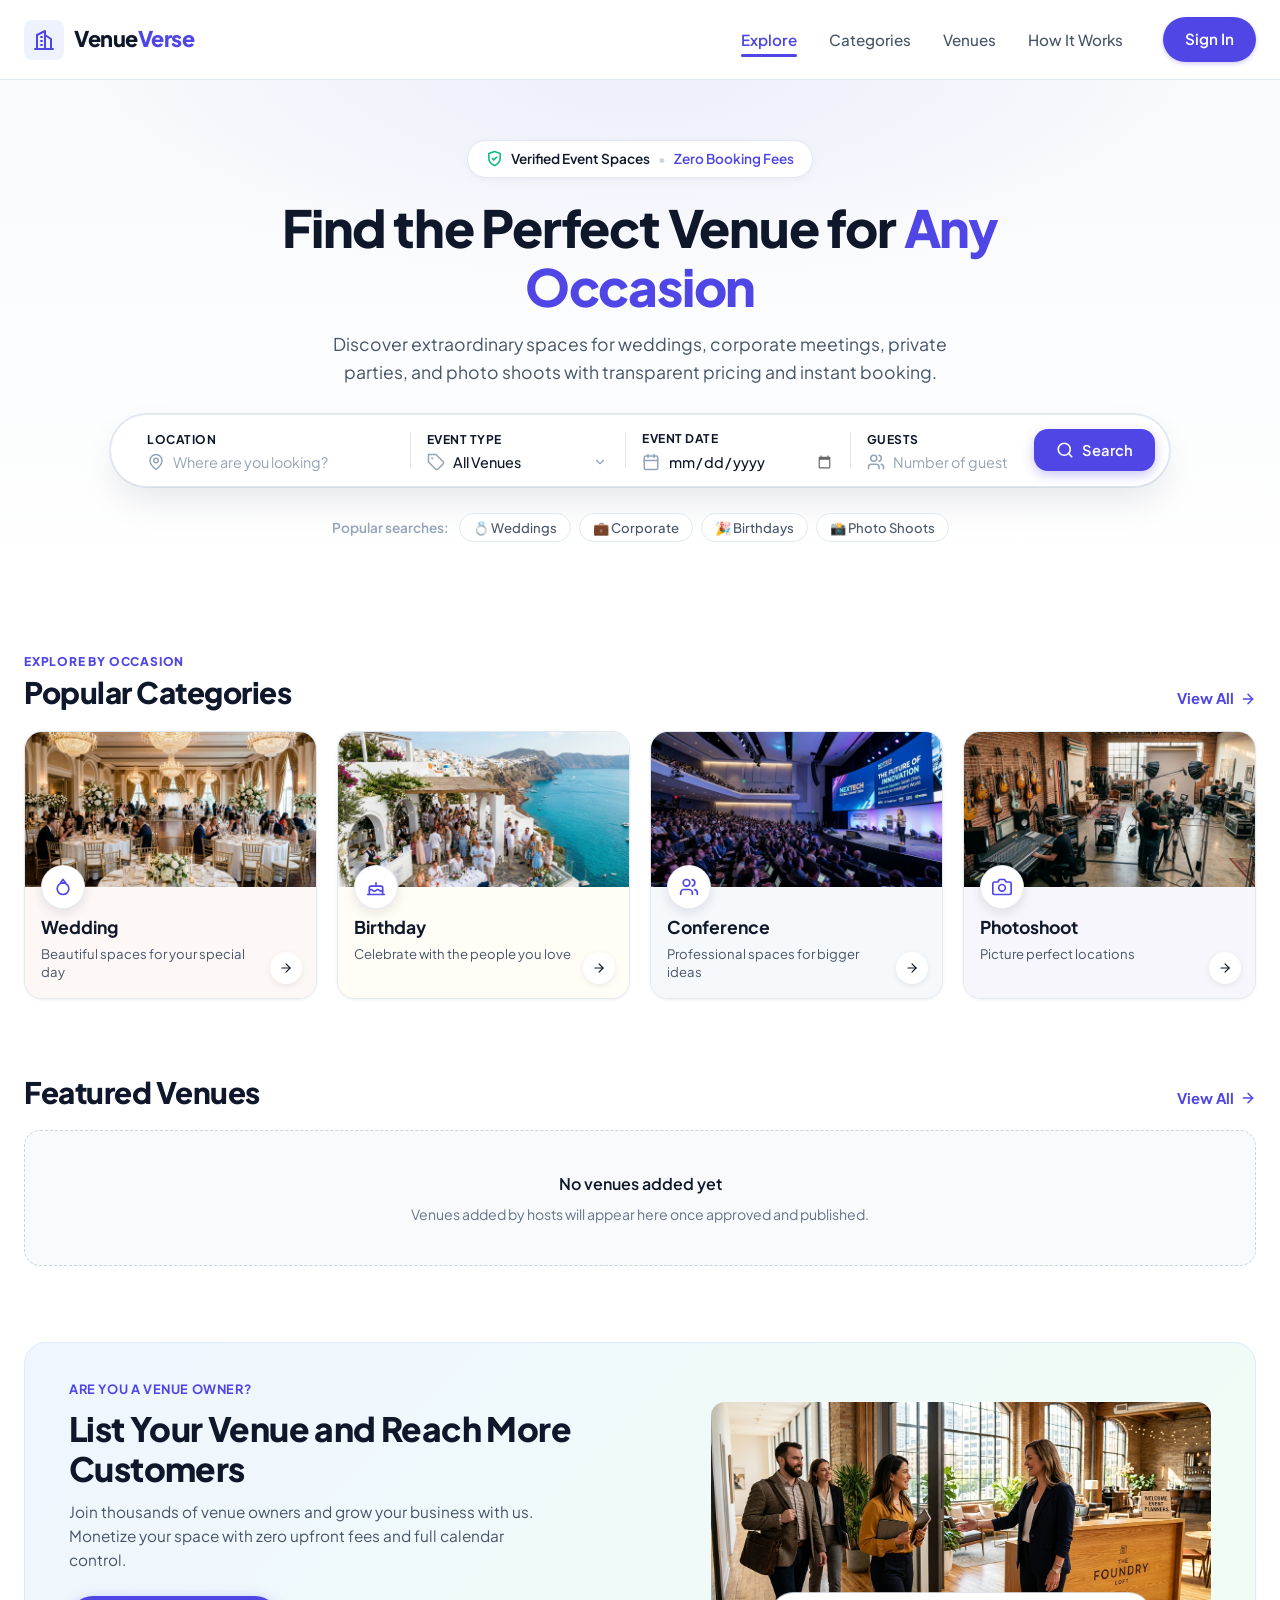
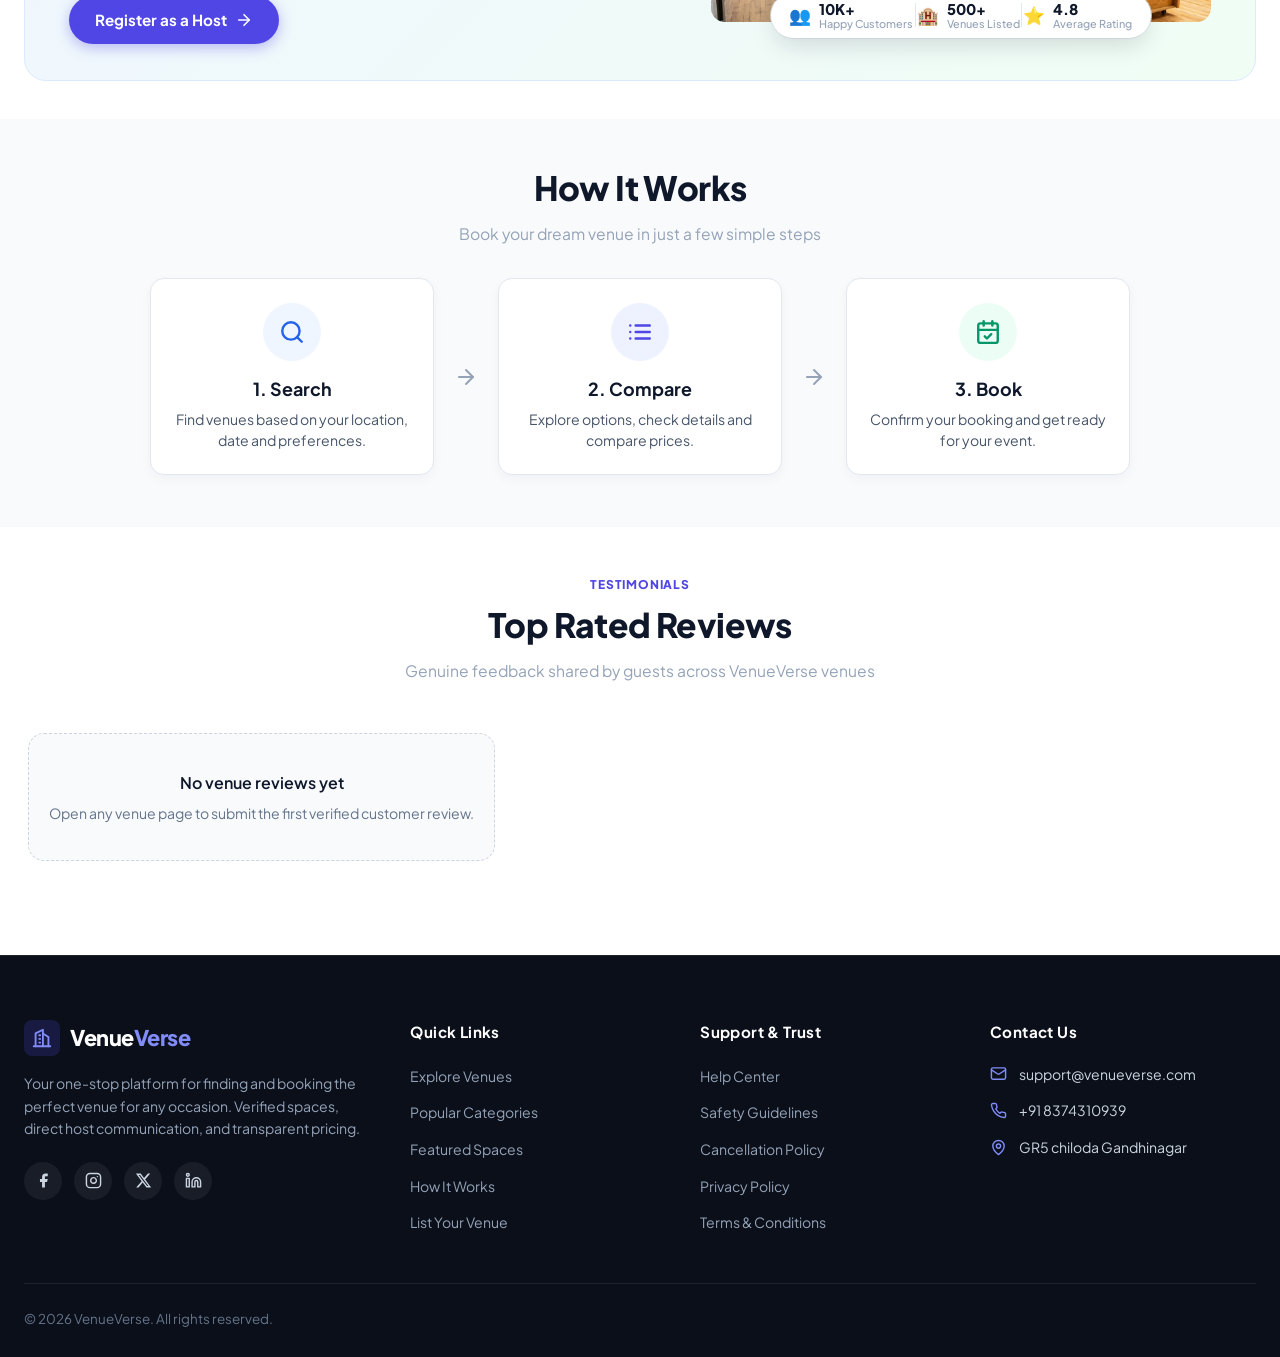
<file: admin-dashboard/admin.html>
<!DOCTYPE html>
<html lang="en">
<head>
  <meta charset="UTF-8">
  <meta name="viewport" content="width=device-width, initial-scale=1.0">
  <title>Admin Dashboard | VenueFlow</title>
  <meta name="description" content="VenueFlow Admin Dashboard - Manage venues, bookings, hosts, users, reviews, and settings.">

  <link rel="preconnect" href="https://fonts.googleapis.com">
  <link rel="preconnect" href="https://fonts.gstatic.com" crossorigin>
  <link href="https://fonts.googleapis.com/css2?family=Inter:wght@400;500;600;700&display=swap" rel="stylesheet">

  <link rel="stylesheet" href="admin.css">
</head>
<body>

  <div class="dashboard-container">

    <div id="sidebarOverlay" class="sidebar-overlay"></div>

    <aside id="sidebar" class="sidebar" aria-label="Main Navigation">
      <div class="sidebar-header">
        <a href="admin.html" class="brand-wrapper" id="adminBrandHomeLink" data-switch-view="overview" title="Admin Dashboard Home">
          <div class="brand-icon-box" aria-hidden="true">
            <svg width="22" height="22" viewBox="0 0 24 24" fill="none" stroke="currentColor" stroke-width="2" stroke-linecap="round" stroke-linejoin="round">
              <path d="M3 21h18"/>
              <path d="M5 21V5a2 2 0 0 1 2-2h10a2 2 0 0 1 2 2v16"/>
              <path d="M9 9h1"/>
              <path d="M9 13h1"/>
              <path d="M9 17h1"/>
              <path d="M14 9h1"/>
              <path d="M14 13h1"/>
              <path d="M14 17h1"/>
            </svg>
          </div>
          <div class="brand-info">
            <span class="brand-name">VenueFlow</span>
            <span class="brand-badge">Admin Panel</span>
          </div>
        </a>
        <button id="sidebarCloseBtn" class="sidebar-close-btn" aria-label="Close sidebar">
          <svg width="20" height="20" viewBox="0 0 24 24" fill="none" stroke="currentColor" stroke-width="2" stroke-linecap="round" stroke-linejoin="round">
            <line x1="18" y1="6" x2="6" y2="18"/>
            <line x1="6" y1="6" x2="18" y2="18"/>
          </svg>
        </button>
      </div>

      <nav class="sidebar-nav">
        <div class="nav-section-title">Navigation Menu</div>
        <ul class="nav-list">
          
          <li class="nav-item active" data-view="overview">
            <a class="nav-link" id="nav-overview" role="button">
              <svg viewBox="0 0 24 24" fill="none" stroke="currentColor" stroke-width="2" stroke-linecap="round" stroke-linejoin="round">
                <rect x="3" y="3" width="7" height="7"/>
                <rect x="14" y="3" width="7" height="7"/>
                <rect x="14" y="14" width="7" height="7"/>
                <rect x="3" y="14" width="7" height="7"/>
              </svg>
              <span>Overview</span>
            </a>
          </li>

          <li class="nav-item" data-view="venues">
            <a class="nav-link" id="nav-venues" role="button">
              <svg viewBox="0 0 24 24" fill="none" stroke="currentColor" stroke-width="2" stroke-linecap="round" stroke-linejoin="round">
                <path d="M3 21h18"/>
                <path d="M9 8h1"/>
                <path d="M9 12h1"/>
                <path d="M9 16h1"/>
                <path d="M14 8h1"/>
                <path d="M14 12h1"/>
                <path d="M14 16h1"/>
                <path d="M5 21V5a2 2 0 0 1 2-2h10a2 2 0 0 1 2 2v16"/>
              </svg>
              <span>Venue Management</span>
              <span class="nav-badge amber" id="sidebarPendingVenuesBadge">0</span>
            </a>
          </li>

          <li class="nav-item" data-view="bookings">
            <a class="nav-link" id="nav-bookings" role="button">
              <svg viewBox="0 0 24 24" fill="none" stroke="currentColor" stroke-width="2" stroke-linecap="round" stroke-linejoin="round">
                <rect x="3" y="4" width="18" height="18" rx="2" ry="2"/>
                <line x1="16" y1="2" x2="16" y2="6"/>
                <line x1="8" y1="2" x2="8" y2="6"/>
                <line x1="3" y1="10" x2="21" y2="10"/>
              </svg>
              <span>Booking Management</span>
            </a>
          </li>

          <li class="nav-item" data-view="users">
            <a class="nav-link" id="nav-users" role="button">
              <svg viewBox="0 0 24 24" fill="none" stroke="currentColor" stroke-width="2" stroke-linecap="round" stroke-linejoin="round">
                <path d="M17 21v-2a4 4 0 0 0-4-4H5a4 4 0 0 0-4 4v2"/>
                <circle cx="9" cy="7" r="4"/>
                <path d="M23 21v-2a4 4 0 0 0-3-3.87"/>
                <path d="M16 3.13a4 4 0 0 1 0 7.75"/>
              </svg>
              <span>User Management</span>
            </a>
          </li>

          <li class="nav-item" data-view="hosts">
            <a class="nav-link" id="nav-hosts" role="button">
              <svg viewBox="0 0 24 24" fill="none" stroke="currentColor" stroke-width="2" stroke-linecap="round" stroke-linejoin="round">
                <rect x="2" y="7" width="20" height="14" rx="2" ry="2"/>
                <path d="M16 21V5a2 2 0 0 0-2-2h-4a2 2 0 0 0-2 2v16"/>
              </svg>
              <span>Host Management</span>
            </a>
          </li>

          <li class="nav-item" data-view="reviews">
            <a class="nav-link" id="nav-reviews" role="button">
              <svg viewBox="0 0 24 24" fill="none" stroke="currentColor" stroke-width="2" stroke-linecap="round" stroke-linejoin="round">
                <polygon points="12 2 15.09 8.26 22 9.27 17 14.14 18.18 21.02 12 17.77 5.82 21.02 7 14.14 2 9.27 8.91 8.26 12 2"/>
              </svg>
              <span>Reviews & Ratings</span>
            </a>
          </li>

          <li class="nav-item" data-view="analytics">
            <a class="nav-link" id="nav-analytics" role="button">
              <svg viewBox="0 0 24 24" fill="none" stroke="currentColor" stroke-width="2" stroke-linecap="round" stroke-linejoin="round">
                <line x1="18" y1="20" x2="18" y2="10"/>
                <line x1="12" y1="20" x2="12" y2="4"/>
                <line x1="6" y1="20" x2="6" y2="14"/>
              </svg>
              <span>Analytics & Reports</span>
            </a>
          </li>

          <li class="nav-item" data-view="settings">
            <a class="nav-link" id="nav-settings" role="button">
              <svg viewBox="0 0 24 24" fill="none" stroke="currentColor" stroke-width="2" stroke-linecap="round" stroke-linejoin="round">
                <circle cx="12" cy="12" r="3"/>
                <path d="M19.4 15a1.65 1.65 0 0 0 .33 1.82l.06.06a2 2 0 0 1 0 2.83 2 2 0 0 1-2.83 0l-.06-.06a1.65 1.65 0 0 0-1.82-.33 1.65 1.65 0 0 0-1 1.51V21a2 2 0 0 1-2 2 2 2 0 0 1-2-2v-.09A1.65 1.65 0 0 0 9 19.4a1.65 1.65 0 0 0-1.82.33l-.06.06a2 2 0 0 1-2.83 0 2 2 0 0 1 0-2.83l.06-.06a1.65 1.65 0 0 0 .33-1.82 1.65 1.65 0 0 0-1.51-1H3a2 2 0 0 1-2-2 2 2 0 0 1 2-2h.09A1.65 1.65 0 0 0 4.6 9a1.65 1.65 0 0 0-.33-1.82l-.06-.06a2 2 0 0 1 0-2.83 2 2 0 0 1 2.83 0l.06.06a1.65 1.65 0 0 0 1.82.33H9a1.65 1.65 0 0 0 1-1.51V3a2 2 0 0 1 2-2 2 2 0 0 1 2 2v.09a1.65 1.65 0 0 0 1 1.51 1.65 1.65 0 0 0 1.82-.33l.06-.06a2 2 0 0 1 2.83 0 2 2 0 0 1 0 2.83l-.06.06a1.65 1.65 0 0 0-.33 1.82V9a1.65 1.65 0 0 0 1.51 1H21a2 2 0 0 1 2 2 2 2 0 0 1-2 2h-.09a1.65 1.65 0 0 0-1.51 1z"/>
              </svg>
              <span>Settings</span>
            </a>
          </li>

        </ul>
      </nav>

      <div class="sidebar-footer">
        <div class="admin-profile">
          <div class="admin-avatar" title="Admin User">AU</div>
          <div class="admin-meta">
            <span class="admin-name">Admin User</span>
            <span class="admin-role">Administrator</span>
          </div>
        </div>
        <button class="logout-btn" id="logoutBtn" title="Logout" aria-label="Logout">
          <svg width="18" height="18" viewBox="0 0 24 24" fill="none" stroke="currentColor" stroke-width="2" stroke-linecap="round" stroke-linejoin="round">
            <path d="M9 21H5a2 2 0 0 1-2-2V5a2 2 0 0 1 2-2h4"/>
            <polyline points="16 17 21 12 16 7"/>
            <line x1="21" y1="12" x2="9" y2="12"/>
          </svg>
        </button>
      </div>
    </aside>

    <div class="main-wrapper">

      <header class="topbar">
        <div class="topbar-left">
          <button id="mobileMenuBtn" class="mobile-menu-btn" aria-label="Toggle navigation menu">
            <svg width="22" height="22" viewBox="0 0 24 24" fill="none" stroke="currentColor" stroke-width="2" stroke-linecap="round" stroke-linejoin="round">
              <line x1="3" y1="12" x2="21" y2="12"/>
              <line x1="3" y1="6" x2="21" y2="6"/>
              <line x1="3" y1="18" x2="21" y2="18"/>
            </svg>
          </button>

          <div class="page-title-box">
            <h1 id="topbarPageTitle">Dashboard Overview</h1>
            <p class="page-welcome">Welcome back, Admin!</p>
          </div>
        </div>

        <div class="topbar-right">
          <form class="search-form" onsubmit="event.preventDefault();" role="search">
            <svg class="search-icon" viewBox="0 0 24 24" fill="none" stroke="currentColor" stroke-width="2" stroke-linecap="round" stroke-linejoin="round">
              <circle cx="11" cy="11" r="8"/>
              <line x1="21" y1="21" x2="16.65" y2="16.65"/>
            </svg>
            <input type="text" class="search-input" id="globalSearchInput" placeholder="Search venues, bookings, hosts..." aria-label="Search venues, bookings, hosts">
          </form>

          <button type="button" class="btn-sm btn-secondary" id="adminRefreshBtn" title="Sync latest data from database" style="display:inline-flex; align-items:center; gap:6px; white-space:nowrap;">
            &#8635; Refresh
          </button>

          <div class="date-badge" title="Today's Date">
            <svg viewBox="0 0 24 24" fill="none" stroke="currentColor" stroke-width="2" stroke-linecap="round" stroke-linejoin="round">
              <rect x="3" y="4" width="18" height="18" rx="2" ry="2"/>
              <line x1="16" y1="2" x2="16" y2="6"/>
              <line x1="8" y1="2" x2="8" y2="6"/>
              <line x1="3" y1="10" x2="21" y2="10"/>
            </svg>
            <span id="currentDateDisplay">Mon, Oct 13, 2026</span>
          </div>

          <div class="notification-wrapper">
            <button class="icon-btn" id="notifBtn" aria-label="Notifications" title="Notifications">
              <svg width="20" height="20" viewBox="0 0 24 24" fill="none" stroke="currentColor" stroke-width="2" stroke-linecap="round" stroke-linejoin="round">
                <path d="M18 8A6 6 0 0 0 6 8c0 7-3 9-3 9h18s-3-2-3-9"/>
                <path d="M13.73 21a2 2 0 0 1-3.46 0"/>
              </svg>
              <span id="notifBadge" class="notification-badge" aria-label="Unread notifications"></span>
            </button>

            <div id="notifPanel" class="notification-panel" role="region" aria-label="Notification list">
              <div class="notification-header">
                <h4>Notifications</h4>
                <button class="clear-btn" id="clearNotifBtn">Mark all as read</button>
              </div>
              <ul class="notification-list" id="adminNotifList">
                <li style="text-align:center; padding:20px; color:#6b7280; font-size:0.85rem;">No administrative notifications at this time.</li>
              </ul>
            </div>
          </div>

          <div class="topbar-admin-btn" title="Logged in as Admin User">
            <div class="admin-avatar" style="width: 32px; height: 32px; font-size: 0.78rem;">AU</div>
            <span class="topbar-admin-name">Admin User</span>
          </div>
        </div>
      </header>

      <main class="dashboard-content">

        <section id="view-overview" class="dashboard-view active" aria-label="Overview Dashboard">
          
          <div class="summary-grid">

            <div class="summary-card">
              <div class="card-top">
                <span class="card-label">Total Users</span>
                <div class="card-icon blue">
                  <svg viewBox="0 0 24 24" fill="none" stroke="currentColor" stroke-width="2" stroke-linecap="round" stroke-linejoin="round">
                    <path d="M17 21v-2a4 4 0 0 0-4-4H5a4 4 0 0 0-4 4v2"/>
                    <circle cx="9" cy="7" r="4"/>
                    <path d="M23 21v-2a4 4 0 0 0-3-3.87"/>
                    <path d="M16 3.13a4 4 0 0 1 0 7.75"/>
                  </svg>
                </div>
              </div>
              <div class="card-value" id="adminTotalUsers">0</div>
              <div class="card-support-text" id="adminUsersSupportText">Registered customers</div>
            </div>

            <div class="summary-card">
              <div class="card-top">
                <span class="card-label">Total Hosts</span>
                <div class="card-icon emerald">
                  <svg viewBox="0 0 24 24" fill="none" stroke="currentColor" stroke-width="2" stroke-linecap="round" stroke-linejoin="round">
                    <rect x="2" y="7" width="20" height="14" rx="2" ry="2"/>
                    <path d="M16 21V5a2 2 0 0 0-2-2h-4a2 2 0 0 0-2 2v16"/>
                  </svg>
                </div>
              </div>
              <div class="card-value" id="adminTotalHosts">0</div>
              <div class="card-support-text" id="adminHostsSupportText">Active venue owners &amp; hosts</div>
            </div>

            <div class="summary-card">
              <div class="card-top">
                <span class="card-label">Total Venues</span>
                <div class="card-icon indigo">
                  <svg viewBox="0 0 24 24" fill="none" stroke="currentColor" stroke-width="2" stroke-linecap="round" stroke-linejoin="round">
                    <path d="M3 21h18"/>
                    <path d="M5 21V5a2 2 0 0 1 2-2h10a2 2 0 0 1 2 2v16"/>
                    <path d="M9 9h1"/>
                    <path d="M9 13h1"/>
                    <path d="M14 9h1"/>
                    <path d="M14 13h1"/>
                  </svg>
                </div>
              </div>
              <div class="card-value" id="adminTotalVenues">0</div>
              <div class="card-support-text" id="adminVenuesSupportText">Venues on the platform</div>
            </div>

            <div class="summary-card highlight-amber">
              <div class="card-top">
                <span class="card-label">Pending Approvals</span>
                <div class="card-icon amber">
                  <svg viewBox="0 0 24 24" fill="none" stroke="currentColor" stroke-width="2" stroke-linecap="round" stroke-linejoin="round">
                    <circle cx="12" cy="12" r="10"/>
                    <polyline points="12 6 12 12 16 14"/>
                  </svg>
                </div>
              </div>
              <div class="card-value" id="pendingApprovalCount">0</div>
              <div class="card-support-text">Awaiting admin review</div>
            </div>

            <div class="summary-card">
              <div class="card-top">
                <span class="card-label">Total Bookings</span>
                <div class="card-icon blue">
                  <svg viewBox="0 0 24 24" fill="none" stroke="currentColor" stroke-width="2" stroke-linecap="round" stroke-linejoin="round">
                    <rect x="3" y="4" width="18" height="18" rx="2" ry="2"/>
                    <line x1="16" y1="2" x2="16" y2="6"/>
                    <line x1="8" y1="2" x2="8" y2="6"/>
                    <line x1="3" y1="10" x2="21" y2="10"/>
                  </svg>
                </div>
              </div>
              <div class="card-value" id="adminTotalBookings">0</div>
              <div class="card-support-text">All recorded bookings</div>
            </div>

            <div class="summary-card">
              <div class="card-top">
                <span class="card-label">Confirmed Bookings</span>
                <div class="card-icon violet">
                  <svg viewBox="0 0 24 24" fill="none" stroke="currentColor" stroke-width="2" stroke-linecap="round" stroke-linejoin="round">
                    <path d="M22 11.08V12a10 10 0 1 1-5.93-9.14"/>
                    <polyline points="22 4 12 14.01 9 11.01"/>
                  </svg>
                </div>
              </div>
              <div class="card-value" id="adminUpcomingBookings">0</div>
              <div class="card-support-text">Active confirmed reservations</div>
            </div>

            <div class="summary-card">
              <div class="card-top">
                <span class="card-label">Total Reviews</span>
                <div class="card-icon amber">
                  <svg viewBox="0 0 24 24" fill="none" stroke="currentColor" stroke-width="2" stroke-linecap="round" stroke-linejoin="round">
                    <polygon points="12 2 15.09 8.26 22 9.27 17 14.14 18.18 21.02 12 17.77 5.82 21.02 7 14.14 2 9.27 8.91 8.26 12 2"/>
                  </svg>
                </div>
              </div>
              <div class="card-value" id="adminTotalReviews">0</div>
              <div class="card-support-text" id="adminAvgRatingSupportText">Across listed venues</div>
            </div>

          </div>

          <div class="analytics-actions-grid">
            
            <div class="chart-card">
              <div class="section-header" style="margin-bottom: 6px;">
                <div class="section-title-group">
                  <h2>Booking Statistics</h2>
                  <p class="section-subtitle">Live venue booking volume over time</p>
                </div>
                <div class="chart-controls">
                  <button type="button" class="chart-filter-btn active" data-filter="monthly">Last 7 Months</button>
                  <button type="button" class="chart-filter-btn" data-filter="weekly">Last 7 Weeks</button>
                </div>
              </div>

              <div class="chart-wrapper">
                <div class="chart-canvas">
                  <div class="chart-y-axis" id="adminChartYAxis">
                    <span>0</span>
                    <span>5</span>
                    <span>10</span>
                    <span>15</span>
                    <span>20</span>
                  </div>
                  <div class="chart-gridline" style="bottom: 25%;"></div>
                  <div class="chart-gridline" style="bottom: 50%;"></div>
                  <div class="chart-gridline" style="bottom: 75%;"></div>
                  <div class="chart-gridline" style="bottom: 100%;"></div>

                  <div class="chart-bars-area" id="adminChartBars">
                    <div class="chart-bar-group"><div class="chart-bar" style="height:0%;"><span class="bar-tooltip">0 Bookings</span></div></div>
                    <div class="chart-bar-group"><div class="chart-bar" style="height:0%;"><span class="bar-tooltip">0 Bookings</span></div></div>
                    <div class="chart-bar-group"><div class="chart-bar" style="height:0%;"><span class="bar-tooltip">0 Bookings</span></div></div>
                    <div class="chart-bar-group"><div class="chart-bar" style="height:0%;"><span class="bar-tooltip">0 Bookings</span></div></div>
                    <div class="chart-bar-group"><div class="chart-bar" style="height:0%;"><span class="bar-tooltip">0 Bookings</span></div></div>
                    <div class="chart-bar-group"><div class="chart-bar" style="height:0%;"><span class="bar-tooltip">0 Bookings</span></div></div>
                    <div class="chart-bar-group"><div class="chart-bar" style="height:0%;"><span class="bar-tooltip">0 Bookings</span></div></div>
                  </div>
                </div>
                <div class="chart-x-axis" id="adminChartXAxis">
                  <span>May</span>
                  <span>Jun</span>
                  <span>Jul</span>
                  <span>Aug</span>
                  <span>Sep</span>
                  <span>Oct</span>
                  <span>Nov</span>
                </div>

                <div class="chart-legend">
                  <span class="legend-color"></span>
                  <span>Completed & Confirmed Bookings</span>
                </div>
              </div>
            </div>

            <div class="quick-actions-card">
              <div class="section-title-group">
                <h2>Quick Actions</h2>
                <p class="section-subtitle">Common administrative shortcuts</p>
              </div>
              <div class="quick-actions-list">
                <button type="button" class="quick-action-btn" data-switch-view="venues">
                  <svg viewBox="0 0 24 24" fill="none" stroke="currentColor" stroke-width="2" stroke-linecap="round" stroke-linejoin="round">
                    <path d="M14 2H6a2 2 0 0 0-2 2v16a2 2 0 0 0 2 2h12a2 2 0 0 0 2-2V8z"/>
                    <polyline points="14 2 14 8 20 8"/>
                    <line x1="12" y1="18" x2="12" y2="12"/>
                    <line x1="9" y1="15" x2="15" y2="15"/>
                  </svg>
                  <span>Review Pending Venues</span>
                  <span class="quick-action-count alert" id="quickActionVenuesCount">0 pending</span>
                </button>

                <button type="button" class="quick-action-btn" data-switch-view="bookings">
                  <svg viewBox="0 0 24 24" fill="none" stroke="currentColor" stroke-width="2" stroke-linecap="round" stroke-linejoin="round">
                    <rect x="3" y="4" width="18" height="18" rx="2" ry="2"/>
                    <line x1="16" y1="2" x2="16" y2="6"/>
                    <line x1="8" y1="2" x2="8" y2="6"/>
                    <line x1="3" y1="10" x2="21" y2="10"/>
                  </svg>
                  <span>View All Bookings</span>
                  <span class="quick-action-count" id="quickActionBookingsCount">0</span>
                </button>

                <button type="button" class="quick-action-btn" data-switch-view="users">
                  <svg viewBox="0 0 24 24" fill="none" stroke="currentColor" stroke-width="2" stroke-linecap="round" stroke-linejoin="round">
                    <path d="M17 21v-2a4 4 0 0 0-4-4H5a4 4 0 0 0-4 4v2"/>
                    <circle cx="9" cy="7" r="4"/>
                    <path d="M23 21v-2a4 4 0 0 0-3-3.87"/>
                  </svg>
                  <span>Manage Users</span>
                  <span class="quick-action-count" id="quickActionUsersCount">0</span>
                </button>

                <button type="button" class="quick-action-btn" data-switch-view="hosts">
                  <svg viewBox="0 0 24 24" fill="none" stroke="currentColor" stroke-width="2" stroke-linecap="round" stroke-linejoin="round">
                    <rect x="2" y="7" width="20" height="14" rx="2" ry="2"/>
                    <path d="M16 21V5a2 2 0 0 0-2-2h-4a2 2 0 0 0-2 2v16"/>
                  </svg>
                  <span>Manage Hosts</span>
                  <span class="quick-action-count" id="quickActionHostsCount">0</span>
                </button>

                <button type="button" class="quick-action-btn" data-switch-view="reviews">
                  <svg viewBox="0 0 24 24" fill="none" stroke="currentColor" stroke-width="2" stroke-linecap="round" stroke-linejoin="round">
                    <polygon points="12 2 15.09 8.26 22 9.27 17 14.14 18.18 21.02 12 17.77 5.82 21.02 7 14.14 2 9.27 8.91 8.26 12 2"/>
                  </svg>
                  <span>View Customer Reviews</span>
                  <span class="quick-action-count" id="quickActionReviewsCount">0</span>
                </button>

              </div>
            </div>

          </div>

          <div>
            <div class="section-header">
              <div class="section-title-group">
                <h2 id="overviewVenuesSectionTitle">Latest Platform Venues</h2>
                <p class="section-subtitle">Newly added venues and pending approvals across VenueVerse</p>
              </div>
              <div style="display:flex; align-items:center; gap:10px; flex-wrap:wrap;">
                <div class="table-filter-tabs" id="overviewVenueModeTabs">
                  <button type="button" class="filter-tab active" data-overview-venue-mode="latest" id="overviewLatestVenuesTab">Latest Added</button>
                  <button type="button" class="filter-tab" data-overview-venue-mode="pending" id="overviewPendingVenuesTab">Pending Review (0)</button>
                </div>
                <a class="section-action-link" data-switch-view="venues" id="adminViewAllVenuesLink">
                  View All Venues (0) &rarr;
                </a>
              </div>
            </div>

            <div class="venues-grid" id="adminPendingVenuesGrid">
              <div style="background:#f8fafc; border:1px dashed #cbd5e1; border-radius:8px; padding:24px; color:#6b7280; text-align:center; grid-column: 1 / -1;">
                Loading venues from database...
              </div>
            </div>
          </div>

          <div class="recent-bookings-card">
            <div class="section-header">
              <div class="section-title-group">
                <h2>Recent Bookings</h2>
                <p class="section-subtitle">Real-time venue reservations placed by platform users</p>
              </div>
              <a class="section-action-link" data-switch-view="bookings" id="adminViewAllBookingsLink">
                View All Bookings (0) &rarr;
              </a>
            </div>

            <div class="table-filter-bar">
              <div class="table-filter-tabs" role="tablist" id="adminRecentBookingTabs">
                <button type="button" class="filter-tab active" data-status="all" id="adminRecentAllTab">All Bookings (0)</button>
                <button type="button" class="filter-tab" data-status="confirmed">Confirmed</button>
                <button type="button" class="filter-tab" data-status="completed">Completed</button>
                <button type="button" class="filter-tab" data-status="cancelled">Cancelled</button>
              </div>
              <div class="table-search-inline">
                <svg viewBox="0 0 24 24" fill="none" stroke="currentColor" stroke-width="2" stroke-linecap="round" stroke-linejoin="round">
                  <circle cx="11" cy="11" r="8"/>
                  <line x1="21" y1="21" x2="16.65" y2="16.65"/>
                </svg>
                <input type="text" id="inlineBookingSearch" placeholder="Filter customer or venue..." aria-label="Filter bookings">
              </div>
            </div>

            <div class="table-responsive">
              <table class="data-table" id="recentBookingsTable" aria-label="Recent Bookings List">
                <thead>
                  <tr>
                    <th scope="col">Booking ID</th>
                    <th scope="col">Customer Name</th>
                    <th scope="col">Venue Name</th>
                    <th scope="col">Event Date</th>
                    <th scope="col">Booking Amount</th>
                    <th scope="col">Booking Status</th>
                    <th scope="col" style="text-align: right;">Action</th>
                  </tr>
                </thead>
                <tbody><tr><td colspan="7" style="text-align:center; padding:32px; color:#6b7280; font-size:0.95rem;">No recent bookings recorded in MongoDB.</td></tr></tbody>
              </table>
              <div id="bookingEmptyState" class="empty-table-state">
                <p>No bookings found matching this filter.</p>
              </div>
            </div>
          </div>

          <div class="bottom-dual-grid" style="grid-template-columns: 1fr;">

            <div class="panel-card">
              <div class="section-header">
                <div class="section-title-group">
                  <h2>Recent Users &amp; Venue Owners</h2>
                  <p class="section-subtitle">Latest customer &amp; host accounts registered</p>
                </div>
                <a class="section-action-link" data-switch-view="users">
                  View All &rarr;
                </a>
              </div>

              <ul class="user-list" id="adminRecentUsersList">
                <li style="text-align:center; padding:24px; color:#6b7280; font-size:0.9rem;">No registered users recorded yet in MongoDB.</li>
              </ul>
            </div>

          </div>

        </section>

        <section id="view-venues" class="dashboard-view" aria-label="Venue Management View">
          <div class="panel-card">
            <div class="section-header">
              <div class="section-title-group">
                <h2>Venue Management</h2>
                <p class="section-subtitle">Search, inspect, verify, and moderate all platform venues</p>
              </div>
              <button type="button" class="btn-sm btn-primary" id="adminOpenAddVenueBtn">
                + Register New Venue
              </button>
            </div>

            <div class="table-filter-bar">
              <div class="table-filter-tabs" id="adminVenueFilterTabs">
                <button type="button" class="filter-tab active" data-venue-filter="all" id="adminAllVenuesTab">All Venues (0)</button>
                <button type="button" class="filter-tab" data-venue-filter="wedding">Weddings</button>
                <button type="button" class="filter-tab" data-venue-filter="birthday">Birthdays</button>
                <button type="button" class="filter-tab" data-venue-filter="conference">Conferences</button>
                <button type="button" class="filter-tab" data-venue-filter="photoshoot">Photoshoots</button>
                <button type="button" class="filter-tab" data-venue-filter="pending" id="adminPendingVenuesTab">Pending Review (0)</button>
              </div>
              <div class="table-search-inline">
                <svg viewBox="0 0 24 24" fill="none" stroke="currentColor" stroke-width="2" stroke-linecap="round" stroke-linejoin="round">
                  <circle cx="11" cy="11" r="8"/>
                  <line x1="21" y1="21" x2="16.65" y2="16.65"/>
                </svg>
                <input type="text" id="adminVenueSearchInput" placeholder="Search venue name, city..." aria-label="Search venues">
              </div>
            </div>

            <div class="table-responsive">
              <table class="data-table" aria-label="Venues Management Table">
                <thead>
                  <tr>
                    <th>Venue Name</th>
                    <th>Category</th>
                    <th>Location</th>
                    <th>Host Name</th>
                    <th>Capacity</th>
                    <th>Price / Day</th>
                    <th>Status</th>
                    <th style="text-align: right;">Actions</th>
                  </tr>
                </thead>
                <tbody><tr><td colspan="8" style="text-align:center; padding:32px; color:#6b7280; font-size:0.95rem;">No venues found in database. Venues created by hosts will appear here.</td></tr></tbody>
              </table>
            </div>
          </div>
        </section>

        <section id="view-bookings" class="dashboard-view" aria-label="Booking Management View">
          <div class="panel-card">
            <div class="section-header">
              <div class="section-title-group">
                <h2>Booking Management</h2>
                <p class="section-subtitle">Track, filter, and inspect all customer venue bookings</p>
              </div>
              <button type="button" class="btn-sm btn-danger" id="adminClearAllBookingsBtn">
                Clear All Bookings
              </button>
            </div>

            <div class="summary-grid" style="margin-bottom: 16px;">
              <div class="summary-card" style="padding: 14px;">
                <span class="card-label">Total Bookings</span>
                <div class="card-value" id="viewBookingsTotal" style="font-size: 1.5rem; margin-top: 4px;">0</div>
              </div>
              <div class="summary-card" style="padding: 14px;">
                <span class="card-label">Upcoming</span>
                <div class="card-value" id="viewBookingsUpcoming" style="font-size: 1.5rem; margin-top: 4px; color:#2563eb;">0</div>
              </div>
              <div class="summary-card" style="padding: 14px;">
                <span class="card-label">Completed</span>
                <div class="card-value" id="viewBookingsCompleted" style="font-size: 1.5rem; margin-top: 4px; color:#059669;">0</div>
              </div>
              <div class="summary-card" style="padding: 14px;">
                <span class="card-label">Cancelled</span>
                <div class="card-value" id="viewBookingsCancelled" style="font-size: 1.5rem; margin-top: 4px; color:#dc2626;">0</div>
              </div>
            </div>

            <div class="table-responsive">
              <table class="data-table" aria-label="Bookings Full Table">
                <thead>
                  <tr>
                    <th>Booking ID</th>
                    <th>Customer Name</th>
                    <th>Venue Reserved</th>
                    <th>Event Date</th>
                    <th>Booking Total</th>
                    <th>Status</th>
                    <th style="text-align: right;">Action</th>
                  </tr>
                </thead>
                <tbody><tr><td colspan="7" style="text-align:center; padding:32px; color:#6b7280; font-size:0.95rem;">No bookings recorded yet in MongoDB.</td></tr></tbody>
              </table>
            </div>
          </div>
        </section>

        <section id="view-users" class="dashboard-view" aria-label="User Management View">
          <div class="panel-card">
            <div class="section-header">
              <div class="section-title-group">
                <h2>User &amp; Role Management</h2>
                <p class="section-subtitle">Manage customer accounts, view venue owners, or add new accounts</p>
              </div>
              <button type="button" class="btn-sm btn-primary" id="adminOpenAddUserBtn">
                + Add User / Owner
              </button>
            </div>

            <div class="table-filter-bar">
              <div class="table-filter-tabs" id="adminUserRoleTabs">
                <button type="button" class="filter-tab active" data-user-role="all" id="adminAllUsersTab">All Accounts (0)</button>
                <button type="button" class="filter-tab" data-user-role="user" id="adminOnlyUsersTab">Users (0)</button>
                <button type="button" class="filter-tab" data-user-role="host" id="adminOnlyHostsTab">Venue Owners (0)</button>
                <button type="button" class="filter-tab" data-user-role="admin" id="adminOnlyAdminsTab">Admins (0)</button>
              </div>
              <div class="table-search-inline">
                <svg viewBox="0 0 24 24" fill="none" stroke="currentColor" stroke-width="2" stroke-linecap="round" stroke-linejoin="round">
                  <circle cx="11" cy="11" r="8"/>
                  <line x1="21" y1="21" x2="16.65" y2="16.65"/>
                </svg>
                <input type="text" id="adminUserSearchInput" placeholder="Search name or email..." aria-label="Search users">
              </div>
            </div>

            <div class="table-responsive">
              <table class="data-table" aria-label="Users Full Table">
                <thead>
                  <tr>
                    <th>User Name</th>
                    <th>Email Address</th>
                    <th>Phone</th>
                    <th>Joined Date</th>
                    <th>Role</th>
                    <th>Status</th>
                    <th style="text-align: right;">Actions</th>
                  </tr>
                </thead>
                <tbody><tr><td colspan="7" style="text-align:center; padding:32px; color:#6b7280; font-size:0.95rem;">No registered users found. Registered users will appear here.</td></tr></tbody>
              </table>
            </div>
          </div>
        </section>

        <section id="view-hosts" class="dashboard-view" aria-label="Host Management View">
          <div class="panel-card">
            <div class="section-header">
              <div class="section-title-group">
                <h2>Host &amp; Venue Owner Management</h2>
                <p class="section-subtitle">View all venue owners, track portfolios, and add new venue owners directly</p>
              </div>
              <button type="button" class="btn-sm btn-primary" id="adminOpenAddHostBtn">
                + Add Venue Owner
              </button>
            </div>

            <div class="summary-grid" style="margin-bottom: 18px;">
              <div class="summary-card" style="padding: 14px;">
                <span class="card-label">Total Venue Owners</span>
                <div class="card-value" id="adminHostTotalCard" style="font-size: 1.5rem; margin-top: 4px;">0</div>
                <span class="card-support-text">Host &amp; owner accounts</span>
              </div>
              <div class="summary-card" style="padding: 14px;">
                <span class="card-label">Verified Partners</span>
                <div class="card-value" id="adminHostVerifiedCard" style="font-size: 1.5rem; margin-top: 4px; color:#059669;">0</div>
                <span class="card-support-text">Active venue partners</span>
              </div>
              <div class="summary-card" style="padding: 14px;">
                <span class="card-label">Owners With Venues</span>
                <div class="card-value" id="adminHostPendingCard" style="font-size: 1.5rem; margin-top: 4px; color:#2563eb;">0</div>
                <span class="card-support-text">Currently listing spaces</span>
              </div>
              <div class="summary-card" style="padding: 14px;">
                <span class="card-label">Avg Venues / Host</span>
                <div class="card-value" id="adminHostAvgVenuesCard" style="font-size: 1.5rem; margin-top: 4px;">0</div>
                <span class="card-support-text">Portfolio size</span>
              </div>
            </div>

            <div class="table-filter-bar" style="margin-bottom: 16px;">
              <div class="table-search-inline" style="max-width: 340px; width: 100%;">
                <svg viewBox="0 0 24 24" fill="none" stroke="currentColor" stroke-width="2" stroke-linecap="round" stroke-linejoin="round">
                  <circle cx="11" cy="11" r="8"/>
                  <line x1="21" y1="21" x2="16.65" y2="16.65"/>
                </svg>
                <input type="text" id="adminHostSearchInput" placeholder="Search venue owner by name or email..." aria-label="Search venue owners">
              </div>
            </div>

            <div class="hosts-grid" id="adminHostsGrid">
              <div style="background:#f8fafc; border:1px dashed #cbd5e1; border-radius:8px; padding:32px; color:#6b7280; text-align:center; grid-column:1 / -1;">
                No registered venue hosts found in database.
              </div>
            </div>
          </div>
        </section>

        <section id="view-reviews" class="dashboard-view" aria-label="Reviews & Ratings View">
          <div class="panel-card">
            <div class="section-header">
              <div class="section-title-group">
                <h2>Reviews &amp; Ratings Management</h2>
                <p class="section-subtitle">Real-time venue rating averages and review counts across the platform</p>
              </div>
            </div>

            <div class="summary-grid" style="margin-bottom: 18px;">
              <div class="summary-card" style="padding: 14px;">
                <span class="card-label">Overall Rating</span>
                <div class="card-value" id="reviewOverallRatingVal" style="font-size: 1.5rem; margin-top: 4px; color:#d97706;">0.0 ★</div>
                <span class="card-support-text">Out of 5.0 stars</span>
              </div>
              <div class="summary-card" style="padding: 14px;">
                <span class="card-label">Total Reviews</span>
                <div class="card-value" id="reviewTotalCountVal" style="font-size: 1.5rem; margin-top: 4px;">0</div>
                <span class="card-support-text">Across listed venues</span>
              </div>
              <div class="summary-card" style="padding: 14px;">
                <span class="card-label">Top Rated (4.5★+)</span>
                <div class="card-value" id="reviewFiveStarCountVal" style="font-size: 1.5rem; margin-top: 4px; color:#059669;">0</div>
                <span class="card-support-text" id="reviewFourPlusNote">High-satisfaction venues</span>
              </div>
              <div class="summary-card" style="padding: 14px;">
                <span class="card-label">Flagged Reviews</span>
                <div class="card-value" id="reviewFlaggedCountVal" style="font-size: 1.5rem; margin-top: 4px; color:#dc2626;">0</div>
                <span class="card-support-text">Needs moderation</span>
              </div>
            </div>

            <div class="table-filter-bar">
              <div class="table-filter-tabs">
                <button type="button" class="filter-tab active">All Reviews (0)</button>
                <button type="button" class="filter-tab">5 Stars</button>
                <button type="button" class="filter-tab">4 Stars</button>
                <button type="button" class="filter-tab">3 Stars & Below</button>
                <button type="button" class="filter-tab">Flagged (0)</button>
              </div>
            </div>

            <div class="reviews-container" id="adminReviewsContainer">
              <div style="background:#f8fafc; border:1px dashed #cbd5e1; border-radius:8px; padding:32px; color:#6b7280; text-align:center;">
                No reviews posted yet. Customer reviews will appear here once events are completed.
              </div>
            </div>
          </div>
        </section>

        <section id="view-analytics" class="dashboard-view" aria-label="Analytics & Reports View">
          <div class="panel-card">
            <div class="section-header">
              <div class="section-title-group">
                <h2>Platform Analytics & Performance</h2>
                <p class="section-subtitle">Booking volumes, venue popularity trends, and customer engagement metrics</p>
              </div>
            </div>

            <div class="analytics-actions-grid">
              <div class="summary-card" style="padding: 20px;">
                <h3 style="font-size: 0.95rem; font-weight: 700; margin-bottom: 12px;">Venue Category Popularity</h3>
                <div id="adminCategoryPopularity" style="display: flex; flex-direction: column; gap: 10px;">
                  <div style="color:#6b7280; font-size:0.85rem;">Loading analytics...</div>
                </div>
              </div>

              <div class="summary-card" style="padding: 20px;">
                <h3 style="font-size: 0.95rem; font-weight: 700; margin-bottom: 12px;">Operational Key Metrics</h3>
                <div class="venue-meta-details" id="adminOpsMetrics" style="margin-bottom: 0;">
                  <div class="meta-row"><span class="meta-label">Total Active Venues:</span><span class="meta-value" id="opsActiveVenues">0</span></div>
                  <div class="meta-row"><span class="meta-label">Total Revenue:</span><span class="meta-value" id="opsTotalRevenue">₹0</span></div>
                  <div class="meta-row"><span class="meta-label">Booking Confirmation Rate:</span><span class="meta-value" id="opsConfirmRate">100% (Instant)</span></div>
                  <div class="meta-row"><span class="meta-label">Active Hosts:</span><span class="meta-value" id="opsActiveHosts">0</span></div>
                </div>
              </div>
            </div>
          </div>
        </section>

        <section id="view-settings" class="dashboard-view" aria-label="Settings View">
          <div class="panel-card">
            <div class="section-header">
              <div class="section-title-group">
                <h2>Platform Settings & Preferences</h2>
                <p class="section-subtitle">Configure website operational parameters, venue policies, and admin alerts</p>
              </div>
              <button type="button" class="btn-sm btn-primary" id="saveSettingsBtn">
                Save Changes
              </button>
            </div>

            <div class="settings-form-grid">
              
              <div class="settings-card">
                <h3 style="font-size: 0.95rem; font-weight: 700;">General Website Settings</h3>
                <div class="settings-group">
                  <label class="settings-label" for="settingSiteName">Platform Name</label>
                  <input type="text" class="settings-input" id="settingSiteName" value="VenueFlow">
                </div>
                <div class="settings-group">
                  <label class="settings-label" for="settingSupportEmail">Support Contact Email</label>
                  <input type="email" class="settings-input" id="settingSupportEmail" value="support@venueflow.com">
                </div>
                <div class="settings-group">
                  <label class="settings-label" for="settingSupportPhone">Support Phone</label>
                  <input type="text" class="settings-input" id="settingSupportPhone" value="+91 79 4000 8800">
                </div>
                <div class="settings-group">
                  <label class="settings-label" for="settingCityDefault">Default Operating City</label>
                  <input type="text" class="settings-input" id="settingCityDefault" value="Ahmedabad, Gujarat">
                </div>
              </div>

              <div class="settings-card">
                <h3 style="font-size: 0.95rem; font-weight: 700;">Venue & Host Policies</h3>
                
                <div class="toggle-row">
                  <div>
                    <strong style="font-size:0.84rem; display:block;">Require Admin Approval for New Venues</strong>
                    <span style="font-size:0.75rem; color:var(--text-muted);">Prevent automatic publishing of host listings</span>
                  </div>
                  <label class="toggle-switch">
                    <input type="checkbox" checked>
                    <span class="toggle-slider"></span>
                  </label>
                </div>

                <div class="toggle-row">
                  <div>
                    <strong style="font-size:0.84rem; display:block;">Mandatory Safety & Fire Clearance Upload</strong>
                    <span style="font-size:0.75rem; color:var(--text-muted);">Requires hosts to attach legal safety compliance</span>
                  </div>
                  <label class="toggle-switch">
                    <input type="checkbox" checked>
                    <span class="toggle-slider"></span>
                  </label>
                </div>

                <div class="toggle-row">
                  <div>
                    <strong style="font-size:0.84rem; display:block;">Email Notifications on New Submissions</strong>
                    <span style="font-size:0.75rem; color:var(--text-muted);">Send alert to admin inbox immediately</span>
                  </div>
                  <label class="toggle-switch">
                    <input type="checkbox" checked>
                    <span class="toggle-slider"></span>
                  </label>
                </div>

                <div class="toggle-row">
                  <div>
                    <strong style="font-size:0.84rem; display:block;">Auto-Publish Customer Reviews</strong>
                    <span style="font-size:0.75rem; color:var(--text-muted);">Reviews publish instantly unless flagged</span>
                  </div>
                  <label class="toggle-switch">
                    <input type="checkbox" checked>
                    <span class="toggle-slider"></span>
                  </label>
                </div>

              </div>

            </div>
          </div>
        </section>

      </main>

    </div>
  </div>

  <div id="venueDetailsModal" class="modal-overlay" role="dialog" aria-modal="true" aria-labelledby="modalVenueTitle">
    <div class="modal-dialog">
      <div class="modal-header">
        <h3 class="modal-title" id="modalVenueTitle">Venue Application Details</h3>
        <button class="modal-close-btn" data-dismiss="modal" aria-label="Close dialog">
          <svg width="20" height="20" viewBox="0 0 24 24" fill="none" stroke="currentColor" stroke-width="2" stroke-linecap="round" stroke-linejoin="round">
            <line x1="18" y1="6" x2="6" y2="18"/>
            <line x1="6" y1="6" x2="18" y2="18"/>
          </svg>
        </button>
      </div>
      <div class="modal-body">
        <div>
          <h4 id="modalVenueName" style="font-size:1.15rem; font-weight:700; color:var(--text-primary); margin-bottom:4px;">-</h4>
          <span id="modalVenueCategory" class="venue-category-badge" style="position:static; display:inline-block; margin-bottom:8px;">-</span>
        </div>

        <div class="venue-meta-details" style="margin-bottom:0;">
          <div class="meta-row">
            <span class="meta-label">Location:</span>
            <span class="meta-value" id="modalVenueLocation">-</span>
          </div>
          <div class="meta-row">
            <span class="meta-label">Registered Host:</span>
            <span class="meta-value" id="modalVenueHost">-</span>
          </div>
          <div class="meta-row">
            <span class="meta-label">Guest Capacity:</span>
            <span class="meta-value" id="modalVenueCapacity">-</span>
          </div>
          <div class="meta-row">
            <span class="meta-label">Base Price:</span>
            <span class="meta-value" id="modalVenuePrice">-</span>
          </div>
          <div class="meta-row">
            <span class="meta-label">Available Amenities:</span>
            <span class="meta-value" id="modalVenueAmenities">-</span>
          </div>
        </div>

        <div style="font-size: 0.82rem; color:var(--text-secondary); background:#f9fafb; padding:10px 12px; border-radius:6px; border:1px solid #f3f4f6;">
          <strong>Host Verification Notes:</strong>
          <p id="modalVenueNotes" style="margin-top:4px;">No additional verification notes submitted.</p>
        </div>
      </div>
      <div class="modal-footer">
        <button type="button" class="btn-sm btn-secondary" data-dismiss="modal">Close</button>
        <button type="button" class="btn-sm btn-danger" id="modalRejectVenueBtn">Reject Application</button>
        <button type="button" class="btn-sm btn-success" id="modalApproveVenueBtn">Approve Listing</button>
      </div>
    </div>
  </div>

  <div id="approveModal" class="modal-overlay" role="dialog" aria-modal="true" aria-labelledby="approveModalTitle">
    <div class="modal-dialog">
      <div class="modal-header">
        <h3 class="modal-title" id="approveModalTitle">Confirm Venue Approval</h3>
        <button class="modal-close-btn" data-dismiss="modal" aria-label="Close dialog">
          <svg width="20" height="20" viewBox="0 0 24 24" fill="none" stroke="currentColor" stroke-width="2" stroke-linecap="round" stroke-linejoin="round">
            <line x1="18" y1="6" x2="6" y2="18"/>
            <line x1="6" y1="6" x2="18" y2="18"/>
          </svg>
        </button>
      </div>
      <div class="modal-body">
        <p>Are you sure you want to approve the listing for <strong id="approveVenueNameText">Venue Name</strong>?</p>
        <p style="font-size:0.8rem; color:var(--text-muted);">
          Approving this venue will publish it to the public customer marketplace and notify the host via email.
        </p>
      </div>
      <div class="modal-footer">
        <button type="button" class="btn-sm btn-secondary" id="cancelApproveBtn">Cancel</button>
        <button type="button" class="btn-sm btn-success" id="confirmApproveBtn">Confirm Approval</button>
      </div>
    </div>
  </div>

  <div id="rejectModal" class="modal-overlay" role="dialog" aria-modal="true" aria-labelledby="rejectModalTitle">
    <div class="modal-dialog">
      <div class="modal-header">
        <h3 class="modal-title" id="rejectModalTitle">Reject Venue Application</h3>
        <button class="modal-close-btn" data-dismiss="modal" aria-label="Close dialog">
          <svg width="20" height="20" viewBox="0 0 24 24" fill="none" stroke="currentColor" stroke-width="2" stroke-linecap="round" stroke-linejoin="round">
            <line x1="18" y1="6" x2="6" y2="18"/>
            <line x1="6" y1="6" x2="18" y2="18"/>
          </svg>
        </button>
      </div>
      <div class="modal-body">
        <p>You are about to reject the application for <strong id="rejectVenueNameText">Venue Name</strong>.</p>
        <div class="form-group">
          <label for="rejectionReasonSelect" class="form-label">Select Reason for Rejection:</label>
          <select id="rejectionReasonSelect" class="form-control">
            <option value="documentation">Incomplete or invalid safety / licensing documentation</option>
            <option value="photos">Photos do not meet platform quality standards</option>
            <option value="pricing">Inaccurate pricing structure or missing policies</option>
            <option value="duplicate">Duplicate listing detected</option>
            <option value="other">Other reason</option>
          </select>
        </div>
        <div class="form-group">
          <label for="rejectionFeedbackNote" class="form-label">Note to Host (Optional):</label>
          <textarea id="rejectionFeedbackNote" class="form-control" rows="3" placeholder="Explain what the host needs to correct..."></textarea>
        </div>
      </div>
      <div class="modal-footer">
        <button type="button" class="btn-sm btn-secondary" id="cancelRejectBtn">Cancel</button>
        <button type="button" class="btn-sm btn-danger" id="confirmRejectBtn">Confirm Rejection</button>
      </div>
    </div>
  </div>

  <div id="bookingDetailsModal" class="modal-overlay" role="dialog" aria-modal="true" aria-labelledby="bookingDetailsTitle">
    <div class="modal-dialog">
      <div class="modal-header">
        <h3 class="modal-title" id="bookingDetailsTitle">Booking Record Details</h3>
        <button class="modal-close-btn" data-dismiss="modal" aria-label="Close dialog">
          <svg width="20" height="20" viewBox="0 0 24 24" fill="none" stroke="currentColor" stroke-width="2" stroke-linecap="round" stroke-linejoin="round">
            <line x1="18" y1="6" x2="6" y2="18"/>
            <line x1="6" y1="6" x2="18" y2="18"/>
          </svg>
        </button>
      </div>
      <div class="modal-body">
        <div class="venue-meta-details" style="margin-bottom:0;">
          <div class="meta-row">
            <span class="meta-label">Booking Reference:</span>
            <span class="meta-value" id="modalBookingId">-</span>
          </div>
          <div class="meta-row">
            <span class="meta-label">Customer:</span>
            <span class="meta-value" id="modalBookingCustomer">-</span>
          </div>
          <div class="meta-row">
            <span class="meta-label">Reserved Venue:</span>
            <span class="meta-value" id="modalBookingVenue">-</span>
          </div>
          <div class="meta-row">
            <span class="meta-label">Event Date:</span>
            <span class="meta-value" id="modalBookingDate">-</span>
          </div>
          <div class="meta-row">
            <span class="meta-label">Booking Total:</span>
            <span class="meta-value" id="modalBookingAmount">-</span>
          </div>
          <div class="meta-row">
            <span class="meta-label">Booking Status:</span>
            <span id="modalBookingStatus">-</span>
          </div>
        </div>
      </div>
      <div class="modal-footer">
        <button type="button" class="btn-sm btn-secondary" data-dismiss="modal">Close</button>
        <button type="button" class="btn-sm btn-danger" id="modalCancelBookingBtn" style="display:none;">Cancel Booking</button>
      </div>
    </div>
  </div>

  <div id="adminVenueModal" class="modal-overlay" role="dialog" aria-modal="true" aria-labelledby="adminVenueModalTitle">
    <div class="modal-dialog">
      <div class="modal-header">
        <h3 class="modal-title" id="adminVenueModalTitle">Register New Venue (Admin)</h3>
        <button class="modal-close-btn" data-dismiss="modal" aria-label="Close dialog">&times;</button>
      </div>
      <form id="adminVenueForm">
        <div class="modal-body">
          <div class="form-group">
            <label class="form-label" for="adminVenueTitle">Venue Name *</label>
            <input type="text" class="form-control" id="adminVenueTitle" placeholder="e.g. Emerald Grand Lawn" required>
          </div>
          <div class="form-group">
            <label class="form-label">Event Categories (Select one or more) *</label>
            <div id="adminVenueCategoriesChecklist" style="display:grid; grid-template-columns:repeat(2, minmax(0, 1fr)); gap:8px; padding:10px; border:1px solid #d1d5db; border-radius:8px; background:#f9fafb;">
              <label style="display:flex; align-items:center; gap:8px; font-size:0.86rem; cursor:pointer;"><input type="checkbox" name="adminVenueCategories" value="wedding" checked> Wedding &amp; Banquet</label>
              <label style="display:flex; align-items:center; gap:8px; font-size:0.86rem; cursor:pointer;"><input type="checkbox" name="adminVenueCategories" value="birthday"> Birthday</label>
              <label style="display:flex; align-items:center; gap:8px; font-size:0.86rem; cursor:pointer;"><input type="checkbox" name="adminVenueCategories" value="party"> Party</label>
              <label style="display:flex; align-items:center; gap:8px; font-size:0.86rem; cursor:pointer;"><input type="checkbox" name="adminVenueCategories" value="conference"> Conference</label>
              <label style="display:flex; align-items:center; gap:8px; font-size:0.86rem; cursor:pointer;"><input type="checkbox" name="adminVenueCategories" value="corporate"> Corporate Event</label>
              <label style="display:flex; align-items:center; gap:8px; font-size:0.86rem; cursor:pointer;"><input type="checkbox" name="adminVenueCategories" value="photoshoot"> Photoshoot</label>
              <label style="display:flex; align-items:center; gap:8px; font-size:0.86rem; cursor:pointer;"><input type="checkbox" name="adminVenueCategories" value="engagement"> Engagement</label>
              <label style="display:flex; align-items:center; gap:8px; font-size:0.86rem; cursor:pointer;"><input type="checkbox" name="adminVenueCategories" value="reception"> Reception</label>
            </div>
          </div>
          <div class="form-group">
            <label class="form-label" for="adminVenueCity">City *</label>
            <select class="form-control" id="adminVenueCity" required>
              <option value="Ahmedabad">Ahmedabad</option>
              <option value="Gandhinagar">Gandhinagar</option>
              <option value="Surat">Surat</option>
              <option value="Rajkot">Rajkot</option>
              <option value="Vadodara">Vadodara</option>
            </select>
          </div>
          <div class="form-group">
            <label class="form-label" for="adminVenueAddress">Street Address *</label>
            <input type="text" class="form-control" id="adminVenueAddress" placeholder="e.g. SG Highway, Ahmedabad" required>
          </div>
          <div style="display:grid; grid-template-columns:1fr 1fr; gap:12px;">
            <div class="form-group">
              <label class="form-label" for="adminVenueCapacity">Guest Capacity *</label>
              <input type="number" class="form-control" id="adminVenueCapacity" min="10" value="300" required>
            </div>
            <div class="form-group">
              <label class="form-label" for="adminVenuePrice">Price / Day (₹) *</label>
              <input type="number" class="form-control" id="adminVenuePrice" min="1000" value="35000" required>
            </div>
          </div>
          <div class="form-group">
            <label class="form-label" for="adminVenueDesc">Description *</label>
            <textarea class="form-control" id="adminVenueDesc" rows="3" placeholder="Describe the venue facilities and atmosphere..." required></textarea>
          </div>
        </div>
        <div class="modal-footer">
          <button type="button" class="btn-sm btn-secondary" data-dismiss="modal">Cancel</button>
          <button type="submit" class="btn-sm btn-primary">Publish Venue</button>
        </div>
      </form>
    </div>
  </div>

  <div id="adminCreateUserModal" class="modal-overlay" role="dialog" aria-modal="true" aria-labelledby="adminCreateUserTitle">
    <div class="modal-dialog">
      <div class="modal-header">
        <h3 class="modal-title" id="adminCreateUserTitle">Add New User / Venue Owner</h3>
        <button class="modal-close-btn" data-dismiss="modal" aria-label="Close dialog">&times;</button>
      </div>
      <form id="adminCreateUserForm">
        <div class="modal-body">
          <div class="form-group">
            <label class="form-label" for="adminNewUserName">Full Name *</label>
            <input type="text" class="form-control" id="adminNewUserName" placeholder="e.g. Rohan Mehta" required>
          </div>
          <div class="form-group">
            <label class="form-label" for="adminNewUserEmail">Email Address *</label>
            <input type="email" class="form-control" id="adminNewUserEmail" placeholder="e.g. rohan@example.com" required>
          </div>
          <div style="display:grid; grid-template-columns:1fr 1fr; gap:12px;">
            <div class="form-group">
              <label class="form-label" for="adminNewUserPhone">Phone Number</label>
              <input type="text" class="form-control" id="adminNewUserPhone" placeholder="+91 9876543210">
            </div>
            <div class="form-group">
              <label class="form-label" for="adminNewUserRole">Account Role *</label>
              <select class="form-control" id="adminNewUserRole" required>
                <option value="user">Customer / User</option>
                <option value="host">Venue Owner (Host)</option>
                <option value="admin">Administrator</option>
              </select>
            </div>
          </div>
          <div class="form-group">
            <label class="form-label" for="adminNewUserPassword">Temporary Password *</label>
            <input type="password" class="form-control" id="adminNewUserPassword" placeholder="Minimum 6 characters" minlength="6" required>
          </div>
        </div>
        <div class="modal-footer">
          <button type="button" class="btn-sm btn-secondary" data-dismiss="modal">Cancel</button>
          <button type="submit" class="btn-sm btn-primary" id="adminCreateUserSubmitBtn">Create Account</button>
        </div>
      </form>
    </div>
  </div>

  <script src="admin.js"></script>
</body>
</html>
</file>
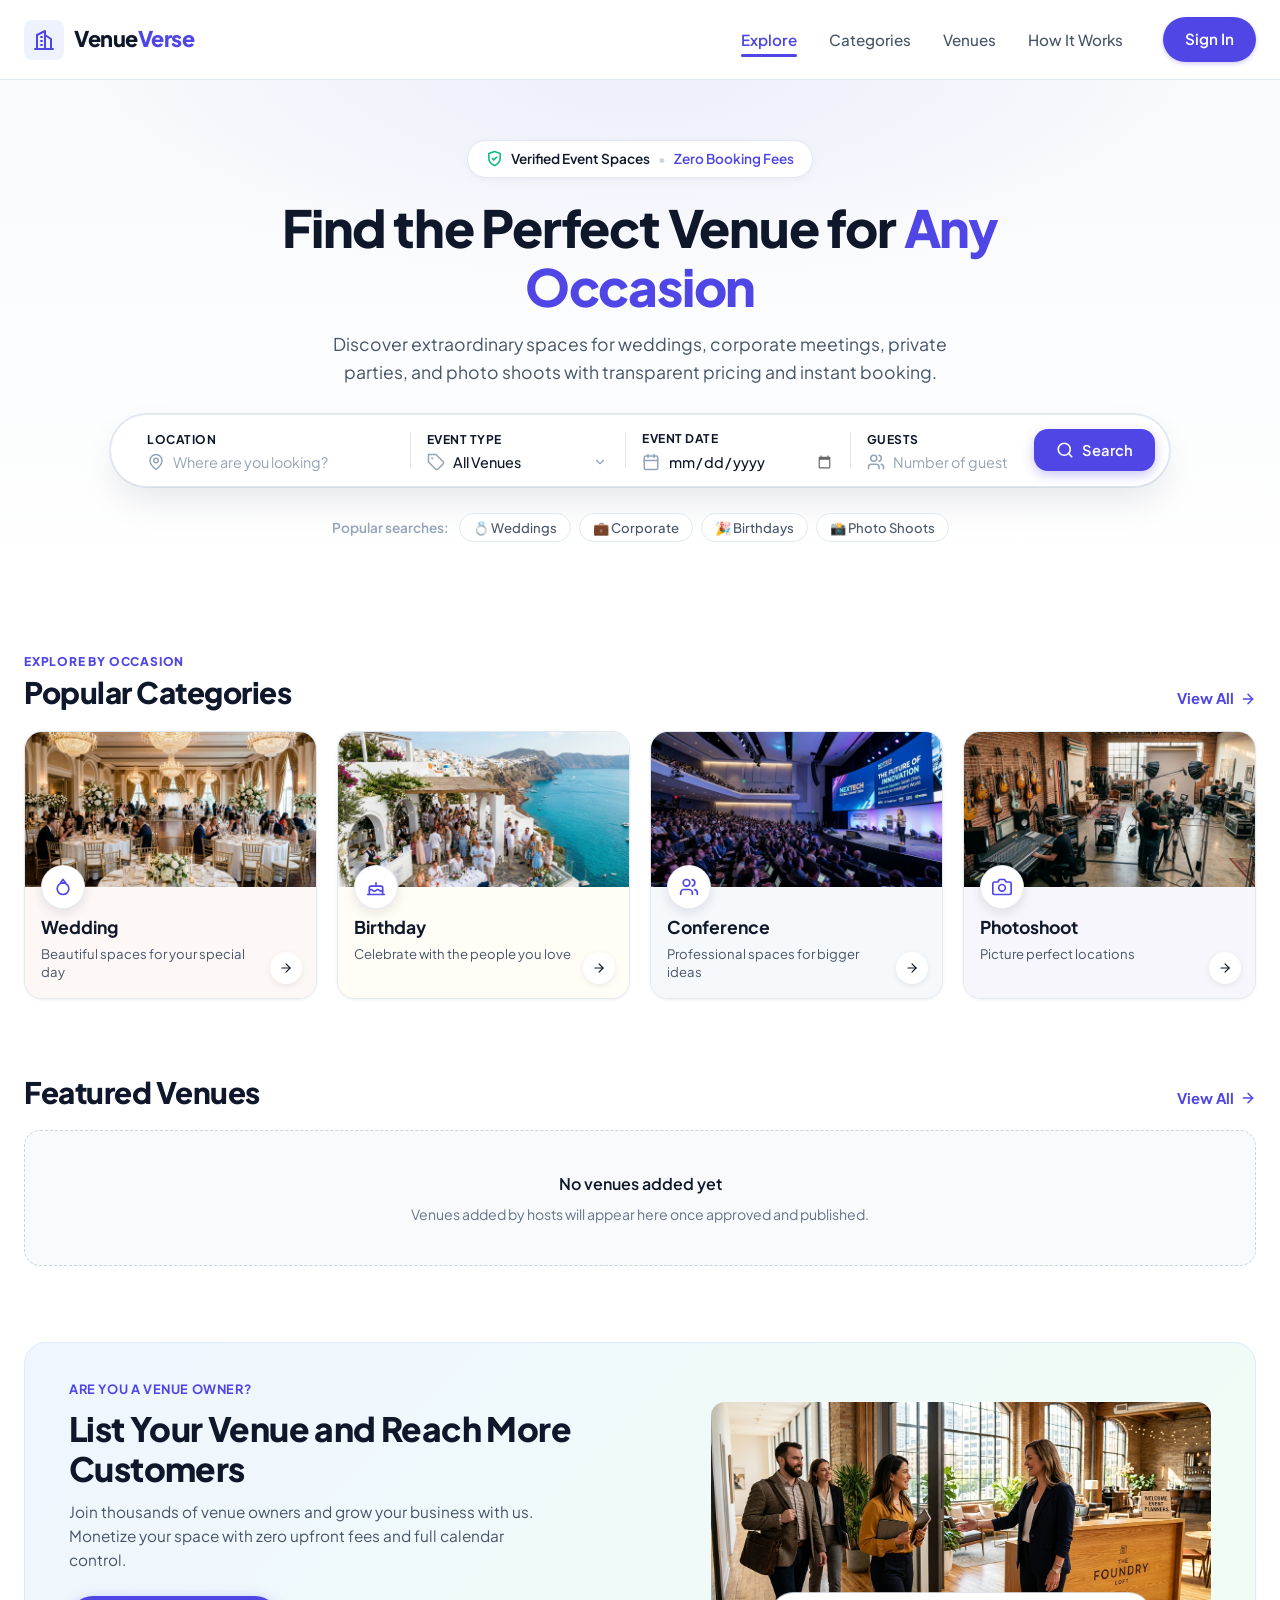
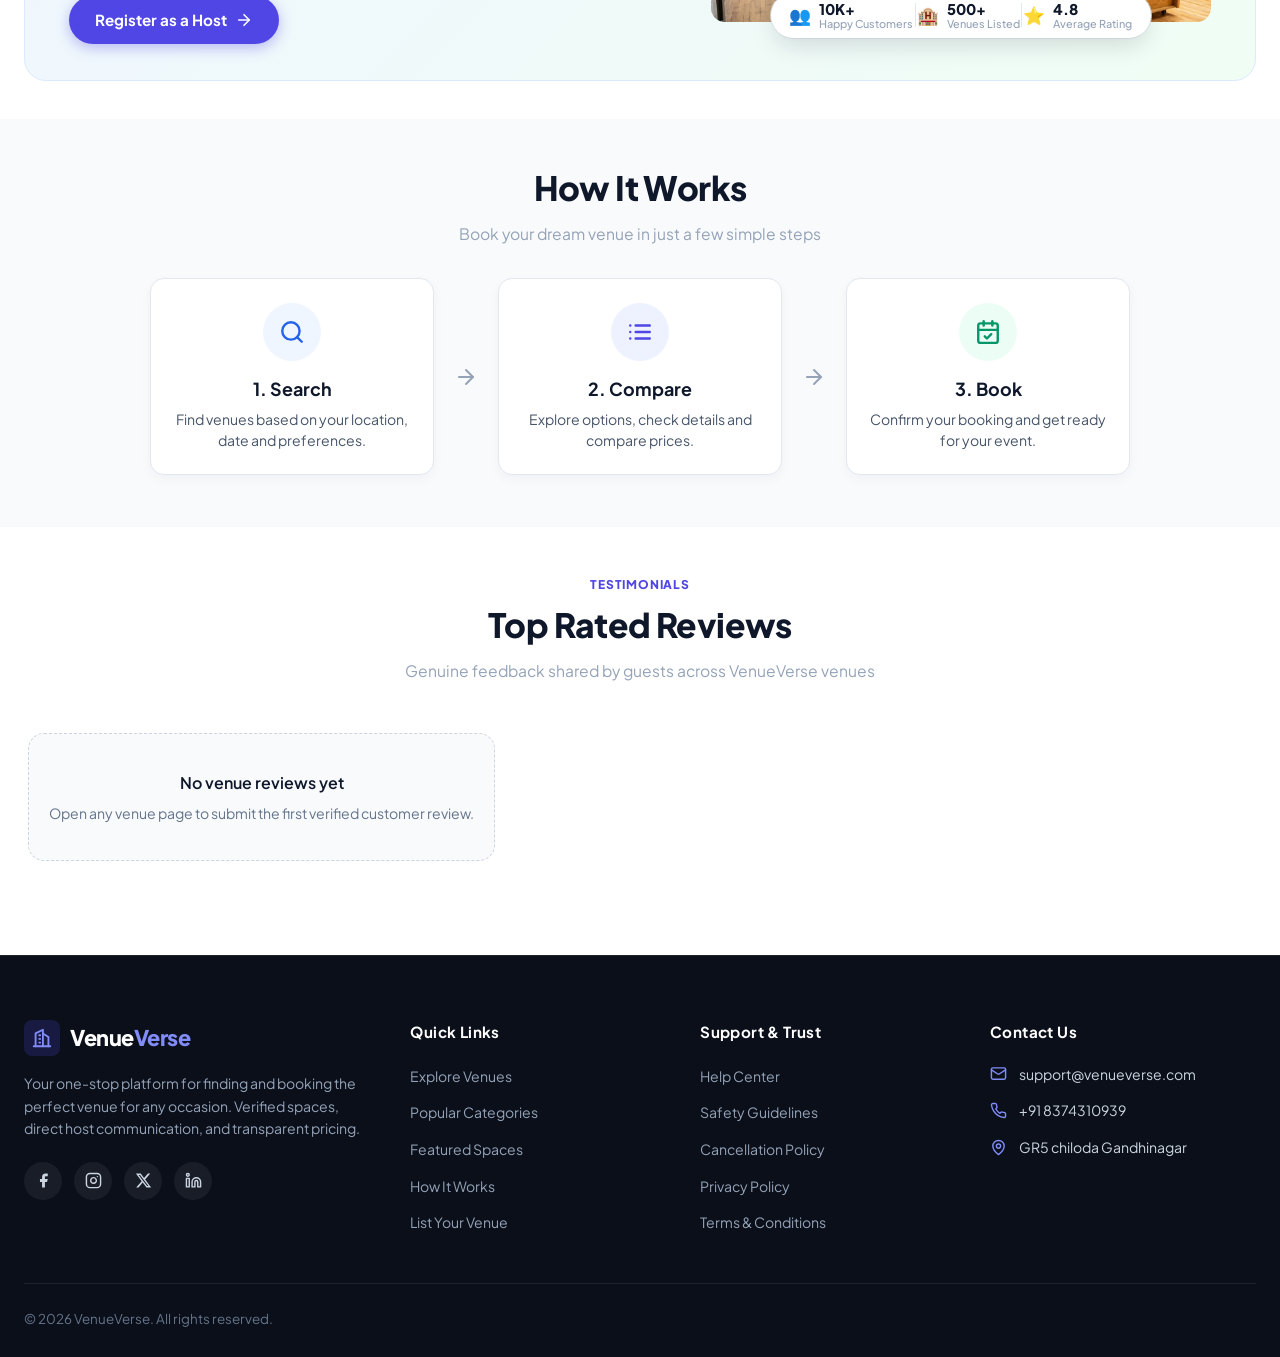
<file: owner-dashboard/owner.html>
<!DOCTYPE html>
<html lang="en">
<head>
  <meta charset="UTF-8">
  <meta name="viewport" content="width=device-width, initial-scale=1.0">
  <title>Venue Owner Dashboard | VenueFlow</title>
  <meta name="description" content="VenueFlow Venue Owner / Host Dashboard - Manage your venues, reservations, availability calendar, and booking requests.">

  <link rel="preconnect" href="https://fonts.googleapis.com">
  <link rel="preconnect" href="https://fonts.gstatic.com" crossorigin>
  <link href="https://fonts.googleapis.com/css2?family=Inter:wght@400;500;600;700&display=swap" rel="stylesheet">

  <link rel="stylesheet" href="owner.css">
</head>
<body>

  <div class="dashboard-container">

    <div id="sidebarOverlay" class="sidebar-overlay"></div>

    <aside id="sidebar" class="sidebar" aria-label="Venue Owner Navigation">
      <div class="sidebar-header">
        <a href="../index.html" class="brand-wrapper" style="text-decoration:none; color:inherit;" title="Return to VenueVerse Marketplace">
          <div class="brand-icon-box" aria-hidden="true">
            <svg width="22" height="22" viewBox="0 0 24 24" fill="none" stroke="currentColor" stroke-width="2" stroke-linecap="round" stroke-linejoin="round">
              <path d="M3 21h18"/>
              <path d="M5 21V5a2 2 0 0 1 2-2h10a2 2 0 0 1 2 2v16"/>
              <path d="M9 9h1"/>
              <path d="M9 13h1"/>
              <path d="M14 9h1"/>
              <path d="M14 13h1"/>
            </svg>
          </div>
          <div class="brand-info">
            <span class="brand-name">VenueFlow</span>
            <span class="brand-badge">Host Portal</span>
          </div>
        </a>
        <button id="sidebarCloseBtn" class="sidebar-close-btn" aria-label="Close sidebar">
          <svg width="20" height="20" viewBox="0 0 24 24" fill="none" stroke="currentColor" stroke-width="2">
            <line x1="18" y1="6" x2="6" y2="18"/>
            <line x1="6" y1="6" x2="18" y2="18"/>
          </svg>
        </button>
      </div>

      <nav class="sidebar-nav">
        <div class="nav-section-title">Host Menu</div>
        <ul class="nav-list">
          
          <li class="nav-item active" data-view="overview">
            <a class="nav-link" id="nav-overview" role="button">
              <svg viewBox="0 0 24 24" fill="none" stroke="currentColor" stroke-width="2">
                <rect x="3" y="3" width="7" height="7"/>
                <rect x="14" y="3" width="7" height="7"/>
                <rect x="14" y="14" width="7" height="7"/>
                <rect x="3" y="14" width="7" height="7"/>
              </svg>
              <span>Overview</span>
            </a>
          </li>

          <li class="nav-item" data-view="venues">
            <a class="nav-link" id="nav-venues" role="button">
              <svg viewBox="0 0 24 24" fill="none" stroke="currentColor" stroke-width="2">
                <path d="M3 21h18"/>
                <path d="M9 8h1"/>
                <path d="M9 12h1"/>
                <path d="M9 16h1"/>
                <path d="M14 8h1"/>
                <path d="M14 12h1"/>
                <path d="M14 16h1"/>
                <path d="M5 21V5a2 2 0 0 1 2-2h10a2 2 0 0 1 2 2v16"/>
              </svg>
              <span>My Venues</span>
            </a>
          </li>

          <li class="nav-item" data-view="bookings">
            <a class="nav-link" id="nav-bookings" role="button">
              <svg viewBox="0 0 24 24" fill="none" stroke="currentColor" stroke-width="2">
                <rect x="3" y="4" width="18" height="18" rx="2" ry="2"/>
                <line x1="16" y1="2" x2="16" y2="6"/>
                <line x1="8" y1="2" x2="8" y2="6"/>
                <line x1="3" y1="10" x2="21" y2="10"/>
              </svg>
              <span>Bookings</span>
            </a>
          </li>

          <li class="nav-item" data-view="calendar">
            <a class="nav-link" id="nav-calendar" role="button">
              <svg viewBox="0 0 24 24" fill="none" stroke="currentColor" stroke-width="2">
                <rect x="3" y="4" width="18" height="18" rx="2" ry="2"/>
                <line x1="16" y1="2" x2="16" y2="6"/>
                <line x1="8" y1="2" x2="8" y2="6"/>
                <line x1="3" y1="10" x2="21" y2="10"/>
                <path d="M8 14h.01"/>
                <path d="M12 14h.01"/>
                <path d="M16 14h.01"/>
                <path d="M8 18h.01"/>
                <path d="M12 18h.01"/>
              </svg>
              <span>Availability & Calendar</span>
            </a>
          </li>

          <li class="nav-item" data-view="earnings">
            <a class="nav-link" id="nav-earnings" role="button">
              <svg viewBox="0 0 24 24" fill="none" stroke="currentColor" stroke-width="2">
                <line x1="12" y1="1" x2="12" y2="23"/>
                <path d="M17 5H9.5a3.5 3.5 0 0 0 0 7h5a3.5 3.5 0 0 1 0 7H6"/>
              </svg>
              <span>Earnings & Payments</span>
            </a>
          </li>

          <li class="nav-item" data-view="analytics">
            <a class="nav-link" id="nav-analytics" role="button">
              <svg viewBox="0 0 24 24" fill="none" stroke="currentColor" stroke-width="2">
                <line x1="18" y1="20" x2="18" y2="10"/>
                <line x1="12" y1="20" x2="12" y2="4"/>
                <line x1="6" y1="20" x2="6" y2="14"/>
              </svg>
              <span>Analytics</span>
            </a>
          </li>

          <li class="nav-item" data-view="reviews">
            <a class="nav-link" id="nav-reviews" role="button">
              <svg viewBox="0 0 24 24" fill="none" stroke="currentColor" stroke-width="2">
                <polygon points="12 2 15.09 8.26 22 9.27 17 14.14 18.18 21.02 12 17.77 5.82 21.02 7 14.14 2 9.27 8.91 8.26 12 2"/>
              </svg>
              <span>Reviews & Ratings</span>
            </a>
          </li>

          <li class="nav-item" data-view="notifications">
            <a class="nav-link" id="nav-notifications" role="button">
              <svg viewBox="0 0 24 24" fill="none" stroke="currentColor" stroke-width="2">
                <path d="M18 8A6 6 0 0 0 6 8c0 7-3 9-3 9h18s-3-2-3-9"/>
                <path d="M13.73 21a2 2 0 0 1-3.46 0"/>
              </svg>
              <span>Notifications</span>
            </a>
          </li>

          <li class="nav-item" data-view="settings">
            <a class="nav-link" id="nav-settings" role="button">
              <svg viewBox="0 0 24 24" fill="none" stroke="currentColor" stroke-width="2">
                <circle cx="12" cy="12" r="3"/>
                <path d="M19.4 15a1.65 1.65 0 0 0 .33 1.82l.06.06a2 2 0 0 1 0 2.83 2 2 0 0 1-2.83 0l-.06-.06a1.65 1.65 0 0 0-1.82-.33 1.65 1.65 0 0 0-1 1.51V21a2 2 0 0 1-2 2 2 2 0 0 1-2-2v-.09A1.65 1.65 0 0 0 9 19.4a1.65 1.65 0 0 0-1.82.33l-.06.06a2 2 0 0 1-2.83 0 2 2 0 0 1 0-2.83l.06-.06a1.65 1.65 0 0 0 .33-1.82 1.65 1.65 0 0 0-1.51-1H3a2 2 0 0 1-2-2 2 2 0 0 1 2-2h.09A1.65 1.65 0 0 0 4.6 9a1.65 1.65 0 0 0-.33-1.82l-.06-.06a2 2 0 0 1 0-2.83 2 2 0 0 1 2.83 0l.06.06a1.65 1.65 0 0 0 1.82.33H9a1.65 1.65 0 0 0 1-1.51V3a2 2 0 0 1 2-2 2 2 0 0 1 2 2v.09a1.65 1.65 0 0 0 1 1.51 1.65 1.65 0 0 0 1.82-.33l.06-.06a2 2 0 0 1 2.83 0 2 2 0 0 1 0 2.83l-.06.06a1.65 1.65 0 0 0-.33 1.82V9a1.65 1.65 0 0 0 1.51 1H21a2 2 0 0 1 2 2 2 2 0 0 1-2 2h-.09a1.65 1.65 0 0 0-1.51 1z"/>
              </svg>
              <span>Profile & Settings</span>
            </a>
          </li>

          <li class="nav-item" data-view="logout">
            <a class="nav-link" id="nav-logout" role="button" style="color:#f87171;">
              <svg viewBox="0 0 24 24" fill="none" stroke="currentColor" stroke-width="2">
                <path d="M9 21H5a2 2 0 0 1-2-2V5a2 2 0 0 1 2-2h4"/>
                <polyline points="16 17 21 12 16 7"/>
                <line x1="21" y1="12" x2="9" y2="12"/>
              </svg>
              <span>Logout</span>
            </a>
          </li>

        </ul>
      </nav>

      <div class="sidebar-footer">
        <div class="owner-profile">
          <div class="owner-avatar" title="Venue Owner">VO</div>
          <div class="owner-meta">
            <span class="owner-name">Venue Owner</span>
            <span class="owner-role">Verified Host</span>
          </div>
        </div>
        <button class="logout-btn" onclick="switchDashboardView('logout');" title="Logout" aria-label="Logout">
          <svg width="18" height="18" viewBox="0 0 24 24" fill="none" stroke="currentColor" stroke-width="2">
            <path d="M9 21H5a2 2 0 0 1-2-2V5a2 2 0 0 1 2-2h4"/>
            <polyline points="16 17 21 12 16 7"/>
            <line x1="21" y1="12" x2="9" y2="12"/>
          </svg>
        </button>
      </div>
    </aside>

    <div class="main-wrapper">

      <header class="topbar">
        <div class="topbar-left">
          <button id="mobileMenuBtn" class="mobile-menu-btn" aria-label="Toggle navigation">
            <svg width="22" height="22" viewBox="0 0 24 24" fill="none" stroke="currentColor" stroke-width="2">
              <line x1="3" y1="12" x2="21" y2="12"/>
              <line x1="3" y1="6" x2="21" y2="6"/>
              <line x1="3" y1="18" x2="21" y2="18"/>
            </svg>
          </button>
          <div class="page-title-box">
            <h1 id="topbarPageTitle">Venue Owner Dashboard</h1>
            <p class="page-welcome" id="topbarPageSubtitle">Welcome back! Overview of your venues, bookings & earnings.</p>
          </div>
        </div>

        <div class="topbar-right">
          <a href="../index.html" class="btn-sm btn-outline" style="text-decoration:none; display:inline-flex; align-items:center; gap:6px;">
            <svg width="14" height="14" viewBox="0 0 24 24" fill="none" stroke="currentColor" stroke-width="2"><line x1="19" y1="12" x2="5" y2="12"></line><polyline points="12 19 5 12 12 5"></polyline></svg>
            <span>Back to Marketplace</span>
          </a>

          <button type="button" class="btn-sm btn-primary" onclick="openAddVenueModal();">
            + Add New Venue
          </button>

          <div class="date-badge">
            <svg viewBox="0 0 24 24" fill="none" stroke="currentColor" stroke-width="2">
              <rect x="3" y="4" width="18" height="18" rx="2" ry="2"/>
              <line x1="16" y1="2" x2="16" y2="6"/>
              <line x1="8" y1="2" x2="8" y2="6"/>
              <line x1="3" y1="10" x2="21" y2="10"/>
            </svg>
            <span id="ownerDateDisplay">Today</span>
          </div>

          <div class="notification-wrapper">
            <button class="icon-btn" id="notifBtn" aria-label="Notifications" title="Notifications">
              <svg width="20" height="20" viewBox="0 0 24 24" fill="none" stroke="currentColor" stroke-width="2">
                <path d="M18 8A6 6 0 0 0 6 8c0 7-3 9-3 9h18s-3-2-3-9"/>
                <path d="M13.73 21a2 2 0 0 1-3.46 0"/>
              </svg>
              <span id="notifBadge" class="notification-badge" aria-label="Unread alerts"></span>
            </button>

            <div id="notifPanel" class="notification-panel" role="region" aria-label="Notifications">
              <div class="notification-header">
                <h4>Host Notifications</h4>
                <button class="clear-btn" id="clearNotifBtn">Mark all as read</button>
              </div>
              <ul class="notification-list" id="topbarNotifList">
                <li style="text-align:center; padding:20px; color:#6b7280; font-size:0.85rem;">No unread host notifications.</li>
              </ul>
            </div>
          </div>

          <div class="topbar-owner-btn" title="Logged in as Venue Owner">
            <div class="owner-avatar" style="width:32px; height:32px; font-size:0.78rem;">VO</div>
            <span class="topbar-owner-name">Venue Owner</span>
          </div>
        </div>
      </header>

      <main class="dashboard-content">

        <section id="view-overview" class="dashboard-view active" aria-label="Overview Dashboard">
          
          <div class="summary-grid">
            
            <div class="summary-card">
              <div class="card-top">
                <span class="card-label">Total Venues</span>
                <div class="card-icon indigo">
                  <svg viewBox="0 0 24 24" fill="none" stroke="currentColor" stroke-width="2">
                    <path d="M3 21h18"/>
                    <path d="M5 21V5a2 2 0 0 1 2-2h10a2 2 0 0 1 2 2v16"/>
                    <path d="M9 9h1"/>
                    <path d="M9 13h1"/>
                    <path d="M14 9h1"/>
                    <path d="M14 13h1"/>
                  </svg>
                </div>
              </div>
              <div class="card-value" id="statTotalVenues">0</div>
              <div class="card-support-text">Active venue listings</div>
            </div>

            <div class="summary-card">
              <div class="card-top">
                <span class="card-label">Total Bookings</span>
                <div class="card-icon blue">
                  <svg viewBox="0 0 24 24" fill="none" stroke="currentColor" stroke-width="2">
                    <rect x="3" y="4" width="18" height="18" rx="2" ry="2"/>
                    <line x1="16" y1="2" x2="16" y2="6"/>
                    <line x1="8" y1="2" x2="8" y2="6"/>
                    <line x1="3" y1="10" x2="21" y2="10"/>
                  </svg>
                </div>
              </div>
              <div class="card-value" id="statTotalBookings">0</div>
              <div class="card-support-text">All recorded bookings</div>
            </div>

            <div class="summary-card highlight-blue">
              <div class="card-top">
                <span class="card-label">Upcoming Bookings</span>
                <div class="card-icon violet">
                  <svg viewBox="0 0 24 24" fill="none" stroke="currentColor" stroke-width="2">
                    <path d="M22 11.08V12a10 10 0 1 1-5.93-9.14"/>
                    <polyline points="22 4 12 14.01 9 11.01"/>
                  </svg>
                </div>
              </div>
              <div class="card-value" id="statUpcomingBookings" style="color:#2563eb;">0</div>
              <div class="card-support-text">Scheduled future events</div>
            </div>

            <div class="summary-card">
              <div class="card-top">
                <span class="card-label">Published Venues</span>
                <div class="card-icon amber">
                  <svg viewBox="0 0 24 24" fill="none" stroke="currentColor" stroke-width="2">
                    <circle cx="12" cy="12" r="10"/>
                    <polyline points="12 6 12 12 16 14"/>
                  </svg>
                </div>
              </div>
              <div class="card-value" id="statActiveVenues" style="color:#2563eb;">0</div>
              <div class="card-support-text">Live on customer marketplace</div>
            </div>

            <div class="summary-card">
              <div class="card-top">
                <span class="card-label">Confirmed Bookings</span>
                <div class="card-icon emerald">
                  <svg viewBox="0 0 24 24" fill="none" stroke="currentColor" stroke-width="2">
                    <polyline points="20 6 9 17 4 12"/>
                  </svg>
                </div>
              </div>
              <div class="card-value" id="statConfirmedBookings" style="color:#059669;">0</div>
              <div class="card-support-text">Instant confirmed reservations</div>
            </div>

            <div class="summary-card">
              <div class="card-top">
                <span class="card-label">Total Earnings</span>
                <div class="card-icon emerald">
                  <svg viewBox="0 0 24 24" fill="none" stroke="currentColor" stroke-width="2">
                    <line x1="12" y1="1" x2="12" y2="23"/>
                    <path d="M17 5H9.5a3.5 3.5 0 0 0 0 7h5a3.5 3.5 0 0 1 0 7H6"/>
                  </svg>
                </div>
              </div>
              <div class="card-value" id="statTotalEarnings" style="color:#059669;">₹0</div>
              <div class="card-support-text">Received for confirmed events</div>
            </div>

          </div>

          <div class="panel-card">
            <div class="section-header">
              <div class="section-title-group">
                <h2>Recent Bookings & Activity</h2>
                <p class="section-subtitle">Real-time instant reservations placed for your venue listings</p>
              </div>
              <button type="button" class="btn-sm btn-secondary" onclick="switchDashboardView('bookings');">
                View All Bookings &rarr;
              </button>
            </div>

            <div class="table-responsive">
              <table class="data-table" aria-label="Recent Bookings Table">
                <thead>
                  <tr>
                    <th>Booking ID</th>
                    <th>Customer Name</th>
                    <th>Venue</th>
                    <th>Event Date</th>
                    <th>Amount</th>
                    <th>Status</th>
                    <th style="text-align:right;">Action</th>
                  </tr>
                </thead>
                <tbody id="overviewRecentBookingsTbody"><tr><td colspan="7" style="text-align:center; padding:32px; color:#6b7280;">No recent bookings for your venues.</td></tr></tbody>
              </table>
            </div>
          </div>

          <div class="panel-card">
            <div class="section-title-group" style="margin-bottom:14px;">
              <h2>Quick Actions</h2>
              <p class="section-subtitle">Common management shortcuts</p>
            </div>
            <div style="display:grid; grid-template-columns:repeat(4, 1fr); gap:14px;">
              <button type="button" class="btn-sm btn-primary" onclick="openAddVenueModal();" style="padding:14px; flex-direction:column; gap:6px;">
                <svg width="20" height="20" viewBox="0 0 24 24" fill="none" stroke="currentColor" stroke-width="2"><line x1="12" y1="5" x2="12" y2="19"/><line x1="5" y1="12" x2="19" y2="12"/></svg>
                <span>Add New Venue</span>
              </button>
              <button type="button" class="btn-sm btn-secondary" onclick="switchDashboardView('venues');" style="padding:14px; flex-direction:column; gap:6px;">
                <svg width="20" height="20" viewBox="0 0 24 24" fill="none" stroke="currentColor" stroke-width="2"><path d="M3 21h18"/><path d="M5 21V5a2 2 0 0 1 2-2h10a2 2 0 0 1 2 2v16"/></svg>
                <span>Manage Venues</span>
              </button>
              <button type="button" class="btn-sm btn-secondary" onclick="switchDashboardView('bookings');" style="padding:14px; flex-direction:column; gap:6px;">
                <svg width="20" height="20" viewBox="0 0 24 24" fill="none" stroke="currentColor" stroke-width="2"><rect x="3" y="4" width="18" height="18" rx="2" ry="2"/><line x1="16" y1="2" x2="16" y2="6"/><line x1="8" y1="2" x2="8" y2="6"/></svg>
                <span>View All Bookings</span>
              </button>
              <button type="button" class="btn-sm btn-secondary" onclick="switchDashboardView('calendar');" style="padding:14px; flex-direction:column; gap:6px;">
                <svg width="20" height="20" viewBox="0 0 24 24" fill="none" stroke="currentColor" stroke-width="2"><rect x="3" y="4" width="18" height="18" rx="2" ry="2"/><line x1="3" y1="10" x2="21" y2="10"/></svg>
                <span>Manage Availability</span>
              </button>
            </div>
          </div>

        </section>

        <section id="view-venues" class="dashboard-view" aria-label="My Venues Management">
          <div class="panel-card">
            <div class="section-header">
              <div class="section-title-group">
                <h2>My Venues Management</h2>
                <p class="section-subtitle">Manage your spaces, pricing, visibility, and venue details</p>
              </div>
              <button type="button" class="btn-sm btn-primary" onclick="openAddVenueModal();">
                + Add New Venue
              </button>
            </div>

            <div class="table-filter-bar" id="venueFilterTabs">
              <div class="table-filter-tabs">
                <button type="button" class="filter-tab active" onclick="filterVenues('all', this);">All Venues</button>
                <button type="button" class="filter-tab" onclick="filterVenues('pending', this);">Pending Admin Approval</button>
                <button type="button" class="filter-tab" onclick="filterVenues('published', this);">Published</button>
                <button type="button" class="filter-tab" onclick="filterVenues('draft', this);">Drafts / Rejected</button>
              </div>
            </div>

            <div class="venues-grid" id="myVenuesGrid">
              <div style="background:#f8fafc; border:1px dashed #cbd5e1; border-radius:8px; padding:32px; color:#6b7280; text-align:center; grid-column:1 / -1;">
                You haven't listed any venues yet. Click "+ Add New Venue" above to list your first space.
              </div>
            </div>
          </div>
        </section>

        <section id="view-bookings" class="dashboard-view" aria-label="Bookings Management">
          <div class="panel-card">
            <div class="section-header">
              <div class="section-title-group">
                <h2>Bookings &amp; Reservations</h2>
                <p class="section-subtitle">
                  All user venue bookings are confirmed instantly upon checkout when dates are available.
                </p>
              </div>
            </div>

            <div class="table-filter-bar" id="bookingFilterTabs">
              <div class="table-filter-tabs">
                <button type="button" class="filter-tab active" onclick="filterBookings('all', this);">All Bookings</button>
                <button type="button" class="filter-tab" onclick="filterBookings('confirmed', this);">Confirmed</button>
                <button type="button" class="filter-tab" onclick="filterBookings('completed', this);">Completed</button>
                <button type="button" class="filter-tab" onclick="filterBookings('cancelled', this);">Cancelled</button>
              </div>

              <div class="table-search-inline">
                <svg viewBox="0 0 24 24" fill="none" stroke="currentColor" stroke-width="2">
                  <circle cx="11" cy="11" r="8"/><line x1="21" y1="21" x2="16.65" y2="16.65"/>
                </svg>
                <input type="text" id="ownerBookingSearchInput" placeholder="Filter customer, ID, venue..." oninput="searchBookings(this.value);">
              </div>
            </div>

            <div class="table-responsive">
              <table class="data-table" aria-label="Bookings Table">
                <thead>
                  <tr>
                    <th>Booking ID</th>
                    <th>Customer Name</th>
                    <th>Venue</th>
                    <th>Event Date</th>
                    <th>Guests</th>
                    <th>Amount</th>
                    <th>Payment</th>
                    <th>Status</th>
                    <th style="text-align:right;">Actions</th>
                  </tr>
                </thead>
                <tbody id="bookingsTableTbody"><tr><td colspan="9" style="text-align:center; padding:32px; color:#6b7280;">No booking requests found.</td></tr></tbody>
              </table>
              <div id="bookingTableEmptyState" style="display:none; text-align:center; padding:36px; color:#6b7280;">
                No bookings found matching this filter.
              </div>
            </div>
          </div>
        </section>

        <section id="view-calendar" class="dashboard-view" aria-label="Availability and Calendar">
          <div class="panel-card">
            <div class="section-header">
              <div class="section-title-group">
                <h2>Availability Calendar & Scheduling</h2>
                <p class="section-subtitle">Real-time reservations and maintenance date management to prevent double-booking</p>
              </div>
              <div style="display:flex; align-items:center; gap:8px;">
                <label for="calendarVenueSelect" style="font-size:0.82rem; font-weight:600;">Select Venue:</label>
                <select id="calendarVenueSelect" class="form-control" style="width:240px; padding:6px 10px; font-size:0.82rem;" onchange="filterCalendarVenue(this.value);">
                  <option value="">No venues listed yet</option>
                </select>
              </div>
            </div>

            <div class="calendar-container">
              <div class="calendar-card">
                <div class="calendar-header">
                  <button type="button" class="calendar-nav-btn" id="calPrevMonthBtn">&larr; Previous</button>
                  <h3 id="calendarMonthTitle" style="font-size:1.1rem; font-weight:700;">October 2026</h3>
                  <button type="button" class="calendar-nav-btn" id="calNextMonthBtn">Next &rarr;</button>
                </div>

                <div class="calendar-weekdays">
                  <div>Sun</div><div>Mon</div><div>Tue</div><div>Wed</div><div>Thu</div><div>Fri</div><div>Sat</div>
                </div>

                <div class="calendar-grid" id="calendarDaysGrid"></div>

                <div class="legend-row">
                  <div class="legend-item"><span class="legend-dot" style="background:#a7f3d0;"></span><span>Confirmed Booking</span></div>
                  <div class="legend-item"><span class="legend-dot" style="background:#fee2e2; border:1px solid #fecaca;"></span><span>Blocked by You</span></div>
                  <div class="legend-item"><span class="legend-dot" style="background:#f3f4f6; border:1px solid #d1d5db;"></span><span>Past / Unavailable</span></div>
                  <div class="legend-item"><span class="legend-dot" style="background:#ffffff; border:1px solid #d1d5db;"></span><span>Available</span></div>
                </div>
              </div>

              <div style="display:flex; flex-direction:column; gap:14px;">
                <div class="panel-card" style="padding:16px;">
                  <h3 style="font-size:0.95rem; font-weight:700; margin-bottom:10px;">Date Information</h3>
                  <div id="calendarDayDetailBox">
                    <p style="color:#6b7280; font-size:0.84rem;">Click any future date on the calendar to view bookings or block/unblock availability.</p>
                  </div>
                </div>

                <div class="panel-card" style="padding:16px; background:#f9fafb;">
                  <h4 style="font-size:0.86rem; font-weight:700; margin-bottom:6px;">Calendar Rules:</h4>
                  <ul style="font-size:0.78rem; color:#4b5563; padding-left:18px; line-height:1.5;">
                    <li>Past dates are automatically unavailable and cannot be booked or modified.</li>
                    <li>Select a specific venue to block or unblock future dates (no self-booking needed).</li>
                    <li>Confirmed bookings automatically lock the selected date.</li>
                  </ul>
                </div>
              </div>
            </div>
          </div>
        </section>

        <section id="view-earnings" class="dashboard-view" aria-label="Earnings and Payments">
          <div class="panel-card">
            <div class="section-header">
              <div class="section-title-group">
                <h2>Earnings & Payment Transactions</h2>
                <p class="section-subtitle">Track received customer payments, pending deposits, and refunds</p>
              </div>
            </div>

            <div class="summary-grid" style="margin-bottom:18px;">
              <div class="summary-card">
                <span class="card-label">Received Earnings</span>
                <div class="card-value" id="earnTotalReceived" style="color:#059669; font-size:1.6rem; margin-top:4px;">₹0</div>
                <span class="card-support-text">Successfully processed</span>
              </div>
              <div class="summary-card">
                <span class="card-label">Pending Deposits</span>
                <div class="card-value" id="earnPendingDeposits" style="color:#d97706; font-size:1.6rem; margin-top:4px;">₹0</div>
                <span class="card-support-text">Awaiting final settlement</span>
              </div>
              <div class="summary-card">
                <span class="card-label">Total Refunded</span>
                <div class="card-value" id="earnTotalRefunded" style="color:#6b7280; font-size:1.6rem; margin-top:4px;">₹0</div>
                <span class="card-support-text">Declined/cancelled slots</span>
              </div>
            </div>

            <div class="table-responsive">
              <table class="data-table" aria-label="Transactions Table">
                <thead>
                  <tr>
                    <th>Transaction Ref</th>
                    <th>Booking ID</th>
                    <th>Customer</th>
                    <th>Venue</th>
                    <th>Event Date</th>
                    <th>Amount</th>
                    <th>Payment Status</th>
                  </tr>
                </thead>
                <tbody id="earningsTransactionsTbody">
                  <tr><td colspan="7" style="text-align:center; padding:32px; color:#6b7280;">No payment transactions recorded.</td></tr>
                </tbody>
              </table>
            </div>
          </div>
        </section>

        <section id="view-analytics" class="dashboard-view" aria-label="Analytics">
          <div class="panel-card">
            <div class="section-header">
              <div class="section-title-group">
                <h2>Venue Analytics & Performance</h2>
                <p class="section-subtitle">Real performance breakdown based on recorded bookings</p>
              </div>
            </div>

            <div style="display:grid; grid-template-columns:1fr 1fr; gap:18px;">
              
              <div class="summary-card" style="padding:20px;">
                <h3 style="font-size:0.95rem; font-weight:700; margin-bottom:12px;">Booking Status Breakdown</h3>
                <div style="display:flex; flex-direction:column; gap:12px;">
                  <div>
                    <div style="display:flex; justify-content:space-between; font-size:0.84rem; margin-bottom:4px;">
                      <span>✓ Confirmed Bookings</span>
                      <strong id="analyticsConfirmedCount">0 Bookings (0%)</strong>
                    </div>
                    <div style="height:10px; background:#e5e7eb; border-radius:5px; overflow:hidden;">
                      <div id="analyticsConfirmedBar" style="width:0%; height:100%; background:#059669;"></div>
                    </div>
                  </div>
                  <div>
                    <div style="display:flex; justify-content:space-between; font-size:0.84rem; margin-bottom:4px;">
                      <span>✕ Cancelled Bookings</span>
                      <strong id="analyticsCancelledCount">0 Cancelled (0%)</strong>
                    </div>
                    <div style="height:10px; background:#e5e7eb; border-radius:5px; overflow:hidden;">
                      <div id="analyticsCancelledBar" style="width:0%; height:100%; background:#dc2626;"></div>
                    </div>
                  </div>
                </div>
              </div>

              <div class="summary-card" style="padding:20px;">
                <h3 style="font-size:0.95rem; font-weight:700; margin-bottom:12px;">Top Performing Venues</h3>
                <div class="venue-meta-details" id="ownerTopVenuesList" style="margin-bottom:0;">
                  <div style="color:#6b7280; font-size:0.88rem; padding:12px 0;">No venue bookings recorded yet.</div>
                </div>
              </div>

            </div>
          </div>
        </section>

        <section id="view-reviews" class="dashboard-view" aria-label="Reviews and Ratings">
          <div class="panel-card">
            <div class="section-header">
              <div class="section-title-group">
                <h2>Customer Reviews & Ratings</h2>
                <p class="section-subtitle">Verified feedback from customers who booked your venues</p>
              </div>
            </div>

            <div class="reviews-list" id="reviewsContainer">
              <div style="text-align:center; padding:32px; color:#6b7280;">No customer reviews received yet. Verified reviews will appear here.</div>
            </div>
          </div>
        </section>

        <section id="view-notifications" class="dashboard-view" aria-label="Host Notifications">
          <div class="panel-card">
            <div class="section-header">
              <div class="section-title-group">
                <h2>Host Notifications & Alerts</h2>
                <p class="section-subtitle">Real-time alerts for booking requests, confirmations, and reminders</p>
              </div>
            </div>

            <ul class="notification-list" id="notificationsViewList" style="max-height:none;">
              <li style="text-align:center; padding:32px; color:#6b7280;">No notifications received yet.</li>
            </ul>
          </div>
        </section>

        <section id="view-settings" class="dashboard-view" aria-label="Profile and Settings">
          <div class="panel-card">
            <div class="section-header">
              <div class="section-title-group">
                <h2>Host Profile & Business Settings</h2>
                <p class="section-subtitle">Update your personal contact details, business profile, and preferences</p>
              </div>
            </div>

            <div style="display:grid; grid-template-columns:1fr 1fr; gap:20px;">
              
              <form id="hostProfileForm" class="panel-card" style="box-shadow:none; border:1px solid #e5e7eb;">
                <h3 style="font-size:0.95rem; font-weight:700; margin-bottom:14px;">Contact & Business Details</h3>
                
                <div class="form-group" style="margin-bottom:12px;">
                  <label class="form-label" for="profHostName">Full Name</label>
                  <input type="text" class="form-control" id="profHostName" value="" placeholder="Your full name" required>
                </div>

                <div class="form-group" style="margin-bottom:12px;">
                  <label class="form-label" for="profHostEmail">Email Address (Read-only)</label>
                  <input type="email" class="form-control" id="profHostEmail" value="" placeholder="host@example.com" disabled>
                </div>

                <div class="form-group" style="margin-bottom:12px;">
                  <label class="form-label" for="profHostPhone">Phone Number</label>
                  <input type="text" class="form-control" id="profHostPhone" value="" placeholder="+91 98000 00000">
                </div>

                <div class="form-group" style="margin-bottom:12px;">
                  <label class="form-label" for="profBusinessName">Business / Agency Name</label>
                  <input type="text" class="form-control" id="profBusinessName" value="" placeholder="Your hospitality or venue brand">
                </div>

                <div class="form-group" style="margin-bottom:16px;">
                  <label class="form-label" for="profHostCity">Primary City</label>
                  <input type="text" class="form-control" id="profHostCity" value="" placeholder="e.g. Hyderabad, Mumbai">
                </div>

                <button type="submit" class="btn-sm btn-primary">Save Profile Changes</button>
              </form>

              <form id="changePasswordForm" class="panel-card" style="box-shadow:none; border:1px solid #e5e7eb;">
                <h3 style="font-size:0.95rem; font-weight:700; margin-bottom:14px;">Security & Password</h3>
                
                <div class="form-group" style="margin-bottom:12px;">
                  <label class="form-label" for="currentPassInput">Current Password</label>
                  <input type="password" class="form-control" id="currentPassInput" placeholder="••••••••" required>
                </div>

                <div class="form-group" style="margin-bottom:12px;">
                  <label class="form-label" for="newPassInput">New Password</label>
                  <input type="password" class="form-control" id="newPassInput" placeholder="••••••••" required>
                </div>

                <div class="form-group" style="margin-bottom:16px;">
                  <label class="form-label" for="confirmPassInput">Confirm New Password</label>
                  <input type="password" class="form-control" id="confirmPassInput" placeholder="••••••••" required>
                </div>

                <button type="submit" class="btn-sm btn-secondary">Update Password</button>
              </form>

            </div>
          </div>
        </section>

      </main>

    </div>
  </div>

  <div id="venueModal" class="modal-overlay" role="dialog" aria-modal="true" aria-labelledby="venueModalTitle">
    <div class="modal-dialog">
      <div class="modal-header">
        <h3 class="modal-title" id="venueModalTitle">Add New Venue Listing</h3>
        <button type="button" class="modal-close-btn" data-dismiss="modal">&times;</button>
      </div>
      <form id="venueForm">
        <div class="modal-body">
          
          <div class="form-group">
            <label class="form-label" for="venueNameInput">Venue Name *</label>
            <input type="text" class="form-control" id="venueNameInput" placeholder="e.g. Royal Palace Banquet" required>
          </div>

          <div class="form-group">
            <label class="form-label">Event Categories (Select one or more) *</label>
            <div id="venueCategoriesChecklist" style="display:grid; grid-template-columns:repeat(2, minmax(0, 1fr)); gap:8px; padding:10px; border:1px solid #d1d5db; border-radius:8px; background:#f9fafb;">
              <label style="display:flex; align-items:center; gap:8px; font-size:0.86rem; cursor:pointer;"><input type="checkbox" name="ownerVenueCategories" value="wedding" checked> Wedding &amp; Banquet</label>
              <label style="display:flex; align-items:center; gap:8px; font-size:0.86rem; cursor:pointer;"><input type="checkbox" name="ownerVenueCategories" value="birthday"> Birthday</label>
              <label style="display:flex; align-items:center; gap:8px; font-size:0.86rem; cursor:pointer;"><input type="checkbox" name="ownerVenueCategories" value="party"> Party</label>
              <label style="display:flex; align-items:center; gap:8px; font-size:0.86rem; cursor:pointer;"><input type="checkbox" name="ownerVenueCategories" value="conference"> Conference</label>
              <label style="display:flex; align-items:center; gap:8px; font-size:0.86rem; cursor:pointer;"><input type="checkbox" name="ownerVenueCategories" value="corporate"> Corporate Event</label>
              <label style="display:flex; align-items:center; gap:8px; font-size:0.86rem; cursor:pointer;"><input type="checkbox" name="ownerVenueCategories" value="photoshoot"> Photoshoot</label>
              <label style="display:flex; align-items:center; gap:8px; font-size:0.86rem; cursor:pointer;"><input type="checkbox" name="ownerVenueCategories" value="engagement"> Engagement</label>
              <label style="display:flex; align-items:center; gap:8px; font-size:0.86rem; cursor:pointer;"><input type="checkbox" name="ownerVenueCategories" value="reception"> Reception</label>
            </div>
          </div>

          <div class="form-group">
            <label class="form-label" for="venueLocationInput">City *</label>
            <select class="form-control" id="venueLocationInput" required>
              <option value="Ahmedabad">Ahmedabad</option>
              <option value="Gandhinagar">Gandhinagar</option>
              <option value="Surat">Surat</option>
              <option value="Rajkot">Rajkot</option>
              <option value="Vadodara">Vadodara</option>
            </select>
          </div>

          <div class="form-group">
            <label class="form-label" for="venueAddressInput">Full Street Address *</label>
            <input type="text" class="form-control" id="venueAddressInput" placeholder="e.g. Near SG Highway, Bodakdev" required>
          </div>

          <div class="form-grid-2">
            <div class="form-group">
              <label class="form-label" for="venueCapacityInput">Guest Capacity *</label>
              <input type="number" class="form-control" id="venueCapacityInput" placeholder="e.g. 500" min="10" required>
            </div>
            <div class="form-group">
              <label class="form-label" for="venuePriceInput">Base Price Per Day (₹) *</label>
              <input type="number" class="form-control" id="venuePriceInput" placeholder="e.g. 45000" min="1000" required>
            </div>
          </div>

          <div class="form-group">
            <label class="form-label" for="venueImageInput">Cover Photo</label>
            <select class="form-control" id="venueImageInput">
              <option value="assets/venue-ballroom.jpg">Grand Ballroom</option>
              <option value="assets/venue-glasshouse.jpg">Glasshouse Lawn</option>
              <option value="assets/venue-skyline.jpg">Skyline Rooftop</option>
              <option value="assets/venue-dining.jpg">Banquet Dining Hall</option>
              <option value="assets/cat-conference.jpg">Conference Hall</option>
              <option value="assets/cat-photoshoot.jpg">Photoshoot Studio</option>
            </select>
          </div>

          <div class="form-group">
            <label class="form-label" for="venueDescInput">Venue Description *</label>
            <textarea class="form-control" id="venueDescInput" rows="3" placeholder="Describe the space, acoustics, parking, and unique features..." required></textarea>
          </div>

        </div>
        <div class="modal-footer">
          <button type="button" class="btn-sm btn-secondary" data-dismiss="modal">Cancel</button>
          <button type="submit" class="btn-sm btn-primary">Publish Venue Listing</button>
        </div>
      </form>
    </div>
  </div>

  <div id="venueDetailsModal" class="modal-overlay" role="dialog" aria-modal="true">
    <div class="modal-dialog">
      <div class="modal-header">
        <h3 class="modal-title">Venue Specifications</h3>
        <button type="button" class="modal-close-btn" data-dismiss="modal">&times;</button>
      </div>
      <div class="modal-body">
        <h4 id="viewModalVenueName" style="font-size:1.15rem; font-weight:700; color:#111827;"></h4>
        <div style="margin-bottom:10px;">
          <span class="status-badge approved" id="viewModalVenueCategory"></span>
        </div>
        <div class="venue-meta-details">
          <div class="meta-row"><span class="meta-label">Location:</span><span class="meta-value" id="viewModalVenueLocation"></span></div>
          <div class="meta-row"><span class="meta-label">Capacity:</span><span class="meta-value" id="viewModalVenueCapacity"></span></div>
          <div class="meta-row"><span class="meta-label">Base Rate:</span><span class="meta-value" id="viewModalVenuePrice"></span></div>
          <div class="meta-row"><span class="meta-label">Amenities:</span><span class="meta-value" id="viewModalVenueAmenities"></span></div>
        </div>
        <p id="viewModalVenueDesc" style="font-size:0.84rem; color:#4b5563; line-height:1.5;"></p>
      </div>
      <div class="modal-footer">
        <button type="button" class="btn-sm btn-secondary" data-dismiss="modal">Close</button>
      </div>
    </div>
  </div>

  <div id="bookingDetailsModal" class="modal-overlay" role="dialog" aria-modal="true">
    <div class="modal-dialog">
      <div class="modal-header">
        <h3 class="modal-title">Reservation Details</h3>
        <button type="button" class="modal-close-btn" data-dismiss="modal">&times;</button>
      </div>
      <div class="modal-body">
        <div class="venue-meta-details">
          <div class="meta-row"><span class="meta-label">Booking ID:</span><span class="meta-value" id="bDetailId"></span></div>
          <div class="meta-row"><span class="meta-label">Customer:</span><span class="meta-value" id="bDetailCustomer"></span></div>
          <div class="meta-row"><span class="meta-label">Venue:</span><span class="meta-value" id="bDetailVenue"></span></div>
          <div class="meta-row"><span class="meta-label">Date:</span><span class="meta-value" id="bDetailDate"></span></div>
          <div class="meta-row"><span class="meta-label">Guest Count:</span><span class="meta-value" id="bDetailGuests"></span></div>
          <div class="meta-row"><span class="meta-label">Total Amount:</span><span class="meta-value" id="bDetailAmount"></span></div>
          <div class="meta-row"><span class="meta-label">Contact:</span><span class="meta-value" id="bDetailContact"></span></div>
          <div class="meta-row"><span class="meta-label">Host Note:</span><span class="meta-value" id="bDetailMessage"></span></div>
          <div class="meta-row"><span class="meta-label">Status:</span><span class="meta-value" id="bDetailStatus"></span></div>
        </div>
      </div>
      <div class="modal-footer">
        <button type="button" class="btn-sm btn-secondary" data-dismiss="modal">Close</button>
      </div>
    </div>
  </div>

  <script src="owner.js"></script>
</body>
</html>
</file>
<file: style.css>
:root {
  --primary: #4f46e5;
  --primary-hover: #4338ca;
  --primary-subtle: #eef2ff;

  --text-heading: #0f172a;
  --text-body: #475569;
  --text-muted: #94a3b8;

  --bg-page: #ffffff;
  --bg-surface: #f8fafc;
  --border-light: #e2e8f0;
  --border-focus: #4f46e5;

  --star-gold: #f59e0b;
  --tag-bg: #f1f5f9;

  --shadow-sm: 0 1px 3px rgba(15, 23, 42, 0.06);
  --shadow-md: 0 4px 6px -1px rgba(15, 23, 42, 0.08), 0 2px 4px -2px rgba(15, 23, 42, 0.04);
  --shadow-lg: 0 12px 24px -4px rgba(15, 23, 42, 0.08), 0 4px 8px -2px rgba(15, 23, 42, 0.03);
  --shadow-search: 0 14px 35px -6px rgba(15, 23, 42, 0.1), 0 4px 10px -2px rgba(15, 23, 42, 0.04);

  --radius-sm: 8px;
  --radius-md: 14px;
  --radius-lg: 22px;
  --radius-full: 9999px;

  --font-family: 'Plus Jakarta Sans', system-ui, -apple-system, sans-serif;

  --transition-fast: 0.2s ease;
  --transition-normal: 0.3s ease;
}

*,
*::before,
*::after {
  box-sizing: border-box;
  margin: 0;
  padding: 0;
}

html {
  scroll-behavior: smooth;
  scroll-padding-top: 85px;
  font-size: 16px;
}

section[id] {
  scroll-margin-top: 85px;
}

body {
  font-family: var(--font-family);
  color: var(--text-body);
  background-color: var(--bg-page);
  line-height: 1.6;
  -webkit-font-smoothing: antialiased;
  -moz-osx-font-smoothing: grayscale;
}

img {
  max-width: 100%;
  height: auto;
  display: block;
}

a {
  color: inherit;
  text-decoration: none;
  transition: color var(--transition-fast);
}

input,
select,
button {
  font-family: inherit;
  font-size: 1rem;
  border: none;
  outline: none;
}

button {
  cursor: pointer;
  background: none;
}

.container {
  width: 100%;
  max-width: 1320px;
  margin: 0 auto;
  padding: 0 24px;
}

.btn {
  display: inline-flex;
  align-items: center;
  justify-content: center;
  padding: 10px 22px;
  font-weight: 600;
  font-size: 0.95rem;
  border-radius: var(--radius-full);
  transition: all var(--transition-fast);
  text-align: center;
}

.btn-primary {
  background-color: var(--primary);
  color: #ffffff;
  box-shadow: 0 2px 4px rgba(79, 70, 229, 0.25);
}

.btn-primary:hover {
  background-color: var(--primary-hover);
  transform: translateY(-1px);
  box-shadow: 0 4px 10px rgba(79, 70, 229, 0.35);
}

.btn-outline {
  background-color: transparent;
  color: var(--text-heading);
  border: 1.5px solid var(--border-light);
}

.btn-outline:hover {
  border-color: var(--primary);
  color: var(--primary);
  background-color: var(--primary-subtle);
}

.site-header {
  position: sticky;
  top: 0;
  z-index: 100;
  background-color: rgba(255, 255, 255, 0.95);
  backdrop-filter: blur(8px);
  border-bottom: 1px solid var(--border-light);
  height: 80px;
  display: flex;
  align-items: center;
}

.nav-container,
.header-container {
  display: flex;
  align-items: center;
  justify-content: space-between;
  width: 100%;
}

.brand-logo {
  display: flex;
  align-items: center;
  gap: 10px;
  user-select: none;
}

.logo-icon-wrap {
  width: 40px;
  height: 40px;
  border-radius: var(--radius-sm);
  background-color: var(--primary-subtle);
  color: var(--primary);
  display: flex;
  align-items: center;
  justify-content: center;
}

.logo-svg {
  width: 24px;
  height: 24px;
}

.brand-text {
  font-size: 1.35rem;
  font-weight: 800;
  color: var(--text-heading);
  letter-spacing: -0.5px;
}

.brand-accent {
  color: var(--primary);
}

.nav-menu {
  display: flex;
  align-items: center;
  gap: 40px;
}

.nav-list {
  display: flex;
  align-items: center;
  gap: 32px;
  list-style: none;
}

.nav-link {
  font-size: 0.95rem;
  font-weight: 500;
  color: var(--text-body);
  position: relative;
  padding: 8px 0;
  transition: color var(--transition-fast);
}

.nav-link::after {
  content: '';
  position: absolute;
  bottom: 0;
  left: 0;
  width: 0;
  height: 2.5px;
  background-color: var(--primary);
  border-radius: var(--radius-full);
  transition: width 0.25s cubic-bezier(0.4, 0, 0.2, 1), background-color 0.2s ease;
}

.nav-link:hover {
  color: var(--primary);
}

.nav-link:hover::after {
  width: 100%;
  background-color: rgba(79, 70, 229, 0.35);
}

.nav-link.active {
  color: var(--primary);
  font-weight: 600;
}

.nav-link.active::after {
  width: 100%;
  background-color: var(--primary);
}

.nav-actions {
  display: flex;
  align-items: center;
  gap: 14px;
}

.mobile-toggle {
  display: none;
  flex-direction: column;
  justify-content: space-between;
  width: 26px;
  height: 18px;
  padding: 0;
}

.hamburger-bar {
  display: block;
  width: 100%;
  height: 2px;
  background-color: var(--text-heading);
  border-radius: 2px;
  transition: transform var(--transition-fast), opacity var(--transition-fast);
}

.hero-section {
  padding: 60px 0 72px 0;
  background:
    radial-gradient(ellipse 65% 55% at 50% 0%, rgba(99, 102, 241, 0.08) 0%, rgba(248, 250, 252, 0) 70%),
    linear-gradient(180deg, #f8fafc 0%, #ffffff 100%);
  position: relative;
  overflow: visible;
}

.hero-center-container {
  display: flex;
  flex-direction: column;
  align-items: center;
  text-align: center;
  max-width: 1120px;
  margin: 0 auto;
}

.hero-badge {
  display: inline-flex;
  align-items: center;
  gap: 8px;
  background-color: #ffffff;
  color: var(--text-heading);
  border: 1px solid var(--border-light);
  padding: 7px 18px;
  border-radius: var(--radius-full);
  font-size: 0.85rem;
  font-weight: 600;
  margin-bottom: 20px;
  box-shadow: 0 2px 8px rgba(15, 23, 42, 0.04);
  transition: transform var(--transition-fast), box-shadow var(--transition-fast);
}

.hero-badge:hover {
  transform: translateY(-1px);
  box-shadow: 0 4px 12px rgba(15, 23, 42, 0.08);
}

.badge-shield-icon {
  width: 17px;
  height: 17px;
  color: #10b981;
  flex-shrink: 0;
}

.badge-text-main {
  color: var(--text-heading);
}

.badge-dot-sep {
  color: #cbd5e1;
  font-size: 0.8rem;
}

.badge-text-sub {
  color: var(--primary);
  font-weight: 600;
}

.hero-headline {
  font-size: 3.2rem;
  line-height: 1.15;
  font-weight: 800;
  color: var(--text-heading);
  letter-spacing: -1.2px;
  max-width: 840px;
  margin-bottom: 14px;
}

.highlight-text {
  color: var(--primary);
  position: relative;
}

.hero-description {
  font-size: 1.1rem;
  line-height: 1.6;
  color: var(--text-body);
  max-width: 660px;
  margin-bottom: 28px;
}

.search-card {
  display: flex;
  align-items: center;
  background-color: #ffffff;
  border: 1.5px solid var(--border-light);
  border-radius: var(--radius-full);
  padding: 10px 14px 10px 24px;
  box-shadow: 0 16px 40px -8px rgba(15, 23, 42, 0.12), 0 0 0 1px rgba(226, 232, 240, 0.8);
  width: 100%;
  max-width: 1060px;
  margin: 0 auto 20px auto;
  text-align: left;
  transition: border-color var(--transition-fast), box-shadow var(--transition-fast);
}

.search-card:focus-within {
  border-color: var(--border-focus);
  box-shadow: 0 20px 48px -10px rgba(79, 70, 229, 0.2), 0 0 0 1px var(--primary);
}

.search-segment {
  flex: 1;
  display: flex;
  flex-direction: column;
  gap: 4px;
  min-width: 0;
  padding: 4px 12px;
}

.location-segment {
  position: relative;
  flex: 1.35;
}

.search-segment.date-segment {
  flex: 1.05;
}

.search-segment.guests-segment {
  flex: 0.85;
}

.location-dropdown {
  position: absolute;
  top: calc(100% + 14px);
  left: 0;
  width: 280px;
  max-height: 270px;
  overflow-y: auto;
  background-color: #ffffff;
  border: 1px solid var(--border-light);
  border-radius: var(--radius-md);
  box-shadow: var(--shadow-search);
  padding: 8px;
  display: none;
  flex-direction: column;
  gap: 2px;
  z-index: 200;
}

.location-dropdown.is-open {
  display: flex;
  animation: dropdownFadeIn 0.15s ease-out;
}

@keyframes dropdownFadeIn {
  from {
    opacity: 0;
    transform: translateY(-6px);
  }

  to {
    opacity: 1;
    transform: translateY(0);
  }
}

.dropdown-item {
  display: flex;
  align-items: center;
  gap: 12px;
  padding: 8px 10px;
  border-radius: var(--radius-sm);
  transition: background-color var(--transition-fast);
  width: 100%;
  text-align: left;
}

.dropdown-item:hover {
  background-color: var(--primary-subtle);
}

.dropdown-item-icon {
  font-size: 1.1rem;
  display: flex;
  align-items: center;
  justify-content: center;
  width: 28px;
  height: 28px;
  border-radius: var(--radius-sm);
  background-color: var(--bg-surface);
  flex-shrink: 0;
}

.gps-icon svg {
  width: 16px;
  height: 16px;
  color: var(--primary);
}

.item-text-group {
  display: flex;
  flex-direction: column;
}

.item-main {
  font-size: 0.86rem;
  font-weight: 600;
  color: var(--text-heading);
}

.item-sub {
  font-size: 0.72rem;
  color: var(--text-muted);
}

.dropdown-divider-title {
  font-size: 0.7rem;
  font-weight: 700;
  text-transform: uppercase;
  letter-spacing: 0.5px;
  color: var(--text-muted);
  padding: 8px 10px 4px 10px;
}

.segment-label {
  font-size: 0.75rem;
  font-weight: 700;
  text-transform: uppercase;
  letter-spacing: 0.5px;
  color: var(--text-heading);
  cursor: pointer;
}

.input-group {
  display: flex;
  align-items: center;
  gap: 8px;
}

.field-icon {
  width: 18px;
  height: 18px;
  color: var(--text-muted);
  flex-shrink: 0;
}

.search-segment input,
.search-segment select {
  width: 100%;
  font-size: 0.9rem;
  color: var(--text-heading);
  background: transparent;
  font-weight: 500;
}

.search-segment input::placeholder {
  color: var(--text-muted);
  font-weight: 400;
}

.search-segment input[type="date"] {
  cursor: pointer;
  color: var(--text-heading);
}

.search-segment input[type="date"]::-webkit-calendar-picker-indicator {
  cursor: pointer;
  opacity: 0.6;
  transition: opacity var(--transition-fast);
}

.search-segment input[type="date"]::-webkit-calendar-picker-indicator:hover {
  opacity: 1;
}

.search-segment select {
  cursor: pointer;
  appearance: none;
  background-image: url("data:image/svg+xml;charset=UTF-8,%3csvg xmlns='http://www.w3.org/2000/svg' viewBox='0 0 24 24' fill='none' stroke='%2394a3b8' stroke-width='2' stroke-linecap='round' stroke-linejoin='round'%3e%3cpolyline points='6 9 12 15 18 9'%3e%3c/polyline%3e%3c/svg%3e");
  background-repeat: no-repeat;
  background-position: right 2px center;
  background-size: 14px;
  padding-right: 18px;
}

.segment-divider {
  width: 1px;
  height: 36px;
  background-color: var(--border-light);
  margin: 0 4px;
  flex-shrink: 0;
}

.btn-search {
  display: flex;
  align-items: center;
  justify-content: center;
  gap: 8px;
  background-color: var(--primary);
  color: #ffffff;
  padding: 12px 22px;
  font-weight: 600;
  font-size: 0.92rem;
  border-radius: var(--radius-md);
  box-shadow: 0 4px 12px rgba(79, 70, 229, 0.3);
  transition: all var(--transition-fast);
  flex-shrink: 0;
}

.btn-search:hover {
  background-color: var(--primary-hover);
  transform: translateY(-1px);
  box-shadow: 0 6px 16px rgba(79, 70, 229, 0.4);
}

.btn-search:active {
  transform: translateY(0);
}

.search-btn-icon {
  width: 18px;
  height: 18px;
}

.quick-tags-container {
  display: flex;
  align-items: center;
  justify-content: center;
  flex-wrap: wrap;
  gap: 10px;
  margin-top: 6px;
}

.tags-title {
  font-size: 0.85rem;
  font-weight: 600;
  color: var(--text-muted);
}

.tags-list {
  display: flex;
  flex-wrap: wrap;
  gap: 8px;
}

.tag-chip {
  background-color: #ffffff;
  border: 1px solid var(--border-light);
  border-radius: var(--radius-full);
  padding: 5px 13px;
  font-size: 0.82rem;
  font-weight: 500;
  color: var(--text-body);
  transition: all var(--transition-fast);
}

.tag-chip:hover {
  border-color: var(--primary);
  color: var(--primary);
  background-color: var(--primary-subtle);
  transform: translateY(-1px);
}

.hero-visual-col {
  display: flex;
  justify-content: center;
}

.showcase-card {
  width: 100%;
  max-width: 480px;
  background-color: #ffffff;
  border-radius: var(--radius-lg);
  border: 1px solid var(--border-light);
  box-shadow: var(--shadow-lg);
  overflow: hidden;
  transition: transform var(--transition-normal), box-shadow var(--transition-normal);
}

.showcase-card:hover {
  transform: translateY(-4px);
  box-shadow: 0 20px 35px -8px rgba(15, 23, 42, 0.12);
}

.showcase-media {
  position: relative;
  width: 100%;
  height: 310px;
  overflow: hidden;
  background-color: #e2e8f0;
}

.showcase-img {
  width: 100%;
  height: 100%;
  object-fit: cover;
  transition: transform 0.5s ease;
}

.showcase-card:hover .showcase-img {
  transform: scale(1.03);
}

.media-tag {
  position: absolute;
  top: 16px;
  left: 16px;
  background-color: rgba(15, 23, 42, 0.75);
  backdrop-filter: blur(6px);
  color: #ffffff;
  font-size: 0.75rem;
  font-weight: 600;
  padding: 5px 12px;
  border-radius: var(--radius-full);
  letter-spacing: 0.3px;
}

.showcase-details {
  padding: 20px 22px;
  display: flex;
  flex-direction: column;
  gap: 14px;
}

.details-top {
  display: flex;
  align-items: flex-start;
  justify-content: space-between;
  gap: 12px;
}

.venue-title {
  font-size: 1.2rem;
  font-weight: 700;
  color: var(--text-heading);
  line-height: 1.3;
}

.venue-location {
  display: flex;
  align-items: center;
  gap: 4px;
  font-size: 0.85rem;
  color: var(--text-body);
  margin-top: 4px;
}

.inline-pin {
  width: 14px;
  height: 14px;
  color: var(--text-muted);
}

.rating-badge {
  display: flex;
  align-items: center;
  gap: 4px;
  background-color: #fffbeb;
  border: 1px solid #fef3c7;
  padding: 4px 10px;
  border-radius: var(--radius-full);
  font-size: 0.82rem;
  font-weight: 600;
  flex-shrink: 0;
}

.star-icon {
  color: var(--star-gold);
  font-size: 0.9rem;
}

.rating-score {
  color: #92400e;
}

.rating-count {
  color: #b45309;
  font-weight: 400;
}

.details-bottom {
  display: flex;
  align-items: center;
  justify-content: space-between;
  padding-top: 14px;
  border-top: 1px solid var(--border-light);
}

.venue-spec {
  display: flex;
  flex-direction: column;
}

.spec-label {
  font-size: 0.72rem;
  text-transform: uppercase;
  font-weight: 600;
  color: var(--text-muted);
  letter-spacing: 0.5px;
}

.spec-value {
  font-size: 0.9rem;
  font-weight: 600;
  color: var(--text-heading);
}

.venue-price-wrap {
  text-align: right;
}

.price-val {
  font-size: 1.35rem;
  font-weight: 800;
  color: var(--primary);
}

.price-unit {
  font-size: 0.85rem;
  font-weight: 500;
  color: var(--text-body);
}

@media (max-width: 1024px) {
  .hero-headline {
    font-size: 2.6rem;
  }

  .hero-grid {
    grid-template-columns: 1fr;
    gap: 40px;
  }

  .hero-visual-col {
    justify-content: flex-start;
  }

  .showcase-card {
    max-width: 100%;
  }

  .showcase-media {
    height: 320px;
  }
}

@media (max-width: 768px) {
  .site-header {
    height: 70px;
  }

  .mobile-toggle {
    display: flex;
  }

  .nav-menu {
    position: fixed;
    top: 70px;
    left: 0;
    width: 100%;
    background-color: #ffffff;
    border-bottom: 1px solid var(--border-light);
    box-shadow: var(--shadow-lg);
    flex-direction: column;
    align-items: stretch;
    gap: 20px;
    padding: 24px;
    display: none;
  }

  .nav-menu.is-active {
    display: flex;
  }

  .nav-list {
    flex-direction: column;
    align-items: flex-start;
    gap: 16px;
  }

  .nav-actions {
    flex-direction: column;
    width: 100%;
    gap: 12px;
  }

  .nav-actions .btn {
    width: 100%;
  }

  .mobile-toggle.is-active .hamburger-bar:nth-child(1) {
    transform: translateY(8px) rotate(45deg);
  }

  .mobile-toggle.is-active .hamburger-bar:nth-child(2) {
    opacity: 0;
  }

  .mobile-toggle.is-active .hamburger-bar:nth-child(3) {
    transform: translateY(-8px) rotate(-45deg);
  }

  .hero-section {
    padding: 40px 0 60px 0;
  }

  .hero-headline {
    font-size: 2.2rem;
  }

  .hero-description {
    font-size: 1rem;
  }

  .search-card {
    flex-direction: column;
    align-items: stretch;
    padding: 16px;
    border-radius: var(--radius-md);
    gap: 14px;
  }

  .segment-divider {
    width: 100%;
    height: 1px;
    margin: 0;
  }

  .search-segment {
    padding: 0;
  }

  .location-dropdown {
    width: 100%;
    top: calc(100% + 8px);
  }

  .btn-search {
    width: 100%;
    padding: 14px;
    margin-top: 6px;
  }
}

@media (max-width: 480px) {
  .container {
    padding: 0 16px;
  }

  .hero-headline {
    font-size: 1.85rem;
  }

  .showcase-media {
    height: 240px;
  }

  .details-top {
    flex-direction: column;
    align-items: flex-start;
  }
}

.section {
  padding: 38px 0;
  scroll-margin-top: 80px;
}

.section-header-compact {
  display: flex;
  align-items: flex-end;
  justify-content: space-between;
  margin-bottom: 20px;
}

.sub-label {
  font-size: 0.75rem;
  font-weight: 800;
  color: var(--primary);
  letter-spacing: 0.8px;
  text-transform: uppercase;
  display: block;
  margin-bottom: 4px;
}

.compact-title {
  font-size: 1.85rem;
  font-weight: 800;
  color: var(--text-heading);
  letter-spacing: -0.5px;
  line-height: 1.2;
}

.view-all-link {
  display: inline-flex;
  align-items: center;
  gap: 6px;
  font-size: 0.92rem;
  font-weight: 700;
  color: var(--primary);
  transition: transform var(--transition-fast), color var(--transition-fast);
}

.view-all-link:hover {
  color: var(--primary-hover);
  transform: translateX(3px);
}

.link-arrow {
  width: 16px;
  height: 16px;
}

.categories-photo-grid {
  display: grid;
  grid-template-columns: repeat(4, 1fr);
  gap: 20px;
}

.cat-photo-card {
  position: relative;
  border-radius: 18px;
  overflow: hidden;
  background-color: #ffffff;
  border: 1px solid var(--border-light);
  box-shadow: var(--shadow-sm);
  cursor: pointer;
  transition: transform var(--transition-fast), box-shadow var(--transition-fast), border-color var(--transition-fast);
  display: flex;
  flex-direction: column;
}

.cat-photo-card:hover {
  transform: translateY(-4px);
  box-shadow: var(--shadow-md);
  border-color: #cbd5e1;
}

.cat-img-box {
  width: 100%;
  height: 155px;
  overflow: hidden;
  position: relative;
  background-color: #e2e8f0;
}

.cat-photo {
  width: 100%;
  height: 100%;
  object-fit: cover;
  transition: transform 0.4s ease;
}

.cat-photo-card:hover .cat-photo {
  transform: scale(1.05);
}

.cat-floating-icon {
  position: absolute;
  top: 133px;
  left: 16px;
  width: 44px;
  height: 44px;
  border-radius: 50%;
  background-color: #ffffff;
  box-shadow: 0 4px 12px rgba(15, 23, 42, 0.1);
  display: flex;
  align-items: center;
  justify-content: center;
  z-index: 5;
  border: 1px solid rgba(226, 232, 240, 0.8);
}

.cat-svg {
  width: 20px;
  height: 20px;
  stroke: var(--primary);
}

.cat-content-box {
  padding: 26px 16px 16px 16px;
  display: flex;
  flex-direction: column;
  position: relative;
  flex: 1;
}

.cat-tint-wedding {
  background-color: #fdf8f6;
}

.cat-tint-birthday {
  background-color: #fffdf5;
}

.cat-tint-conference {
  background-color: #f5f9fc;
}

.cat-tint-photoshoot {
  background-color: #f7f6fc;
}

.cat-title {
  font-size: 1.1rem;
  font-weight: 700;
  color: var(--text-heading);
  margin-bottom: 4px;
}

.cat-desc {
  font-size: 0.82rem;
  color: var(--text-body);
  line-height: 1.4;
  padding-right: 36px;
  min-height: 36px;
}

.cat-arrow-btn {
  position: absolute;
  right: 14px;
  bottom: 14px;
  width: 32px;
  height: 32px;
  border-radius: 50%;
  background-color: #ffffff;
  box-shadow: 0 2px 6px rgba(15, 23, 42, 0.08);
  display: flex;
  align-items: center;
  justify-content: center;
  color: var(--text-heading);
  transition: all var(--transition-fast);
}

.cat-arrow-btn svg {
  width: 14px;
  height: 14px;
}

.cat-photo-card:hover .cat-arrow-btn {
  background-color: var(--primary);
  color: #ffffff;
  transform: translateX(2px);
}

.featured-four-grid {
  display: grid;
  grid-template-columns: repeat(4, 1fr);
  gap: 20px;
}

.featured-item-card {
  border-radius: 18px;
  overflow: hidden;
  background-color: #ffffff;
  border: 1px solid var(--border-light);
  box-shadow: var(--shadow-sm);
  transition: transform var(--transition-fast), box-shadow var(--transition-fast);
  display: flex;
  flex-direction: column;
}

.featured-item-card:hover {
  transform: translateY(-4px);
  box-shadow: var(--shadow-md);
}

.item-media-box {
  position: relative;
  width: 100%;
  height: 160px;
  overflow: hidden;
  background-color: #e2e8f0;
}

.item-photo {
  width: 100%;
  height: 100%;
  object-fit: cover;
  transition: transform 0.4s ease;
}

.featured-item-card:hover .item-photo {
  transform: scale(1.05);
}

.btn-item-favorite {
  position: absolute;
  top: 10px;
  right: 10px;
  width: 32px;
  height: 32px;
  border-radius: 50%;
  background-color: rgba(255, 255, 255, 0.9);
  backdrop-filter: blur(4px);
  box-shadow: var(--shadow-sm);
  display: flex;
  align-items: center;
  justify-content: center;
  color: var(--text-muted);
  transition: all var(--transition-fast);
  z-index: 3;
}

.btn-item-favorite:hover {
  color: #ef4444;
  background-color: #ffffff;
  transform: scale(1.1);
}

.btn-item-favorite.is-liked {
  color: #ef4444;
  background-color: #fee2e2;
}

.btn-item-favorite.is-liked .heart-icon-sm {
  fill: #ef4444;
}

.heart-icon-sm {
  width: 16px;
  height: 16px;
}

.item-info-box {
  padding: 14px 16px;
  display: flex;
  flex-direction: column;
  gap: 4px;
  flex: 1;
}

.item-title-row {
  display: flex;
  align-items: center;
  justify-content: space-between;
  gap: 8px;
}

.item-name {
  font-size: 1rem;
  font-weight: 700;
  color: var(--text-heading);
  white-space: nowrap;
  overflow: hidden;
  text-overflow: ellipsis;
}

.item-rating {
  font-size: 0.82rem;
  font-weight: 700;
  color: #b45309;
  background-color: #fffbeb;
  padding: 2px 7px;
  border-radius: var(--radius-full);
  flex-shrink: 0;
}

.item-location {
  font-size: 0.82rem;
  color: var(--text-muted);
  margin-bottom: 6px;
}

.item-price-row {
  display: flex;
  align-items: center;
  justify-content: space-between;
  border-top: 1px solid var(--border-light);
  padding-top: 10px;
  margin-top: auto;
}

.item-price {
  font-size: 1.1rem;
  font-weight: 800;
  color: var(--primary);
}

.item-price small {
  font-size: 0.78rem;
  font-weight: 500;
  color: var(--text-body);
}

.item-capacity {
  font-size: 0.78rem;
  font-weight: 500;
  color: var(--text-muted);
}

.host-banner-section {
  padding: 38px 0;
  background-color: #ffffff;
}

.host-banner-card {
  background: linear-gradient(135deg, #eff6ff 0%, #f0fdf4 100%);
  border: 1px solid #dbeafe;
  border-radius: var(--radius-lg);
  display: grid;
  grid-template-columns: 1.15fr 0.95fr;
  align-items: center;
  gap: 36px;
  padding: 36px 44px;
  position: relative;
  overflow: visible;
}

.host-banner-content {
  display: flex;
  flex-direction: column;
}

.host-banner-kicker {
  font-size: 0.8rem;
  font-weight: 700;
  color: var(--primary);
  letter-spacing: 0.6px;
  text-transform: uppercase;
  margin-bottom: 8px;
  display: block;
}

.host-banner-title {
  font-size: 2.1rem;
  line-height: 1.2;
  font-weight: 800;
  color: var(--text-heading);
  letter-spacing: -0.6px;
  margin-bottom: 12px;
}

.host-banner-text {
  font-size: 0.96rem;
  line-height: 1.55;
  color: var(--text-body);
  margin-bottom: 24px;
  max-width: 480px;
}

.btn-host-cta {
  display: inline-flex;
  align-items: center;
  gap: 8px;
  padding: 12px 26px;
  border-radius: var(--radius-full);
  font-weight: 700;
  font-size: 0.95rem;
  width: fit-content;
  box-shadow: 0 4px 14px rgba(79, 70, 229, 0.35);
  transition: all var(--transition-fast);
}

.btn-host-cta:hover {
  background-color: var(--primary-hover);
  transform: translateY(-2px);
  box-shadow: 0 8px 20px rgba(79, 70, 229, 0.45);
}

.btn-arrow-icon {
  width: 18px;
  height: 18px;
  transition: transform var(--transition-fast);
}

.btn-host-cta:hover .btn-arrow-icon {
  transform: translateX(4px);
}

.host-banner-visual {
  position: relative;
}

.host-image-frame {
  position: relative;
  border-radius: var(--radius-md);
}

.host-cover-photo {
  width: 100%;
  height: 220px;
  object-fit: cover;
  border-radius: var(--radius-md);
  box-shadow: var(--shadow-card);
  display: block;
}

.host-stats-pill {
  position: absolute;
  bottom: -16px;
  left: 50%;
  transform: translateX(-50%);
  width: calc(100% - 24px);
  max-width: 380px;
  background: #ffffff;
  border-radius: var(--radius-full);
  padding: 8px 18px;
  box-shadow: 0 10px 25px -4px rgba(15, 23, 42, 0.15), 0 0 0 1px rgba(226, 232, 240, 0.8);
  display: flex;
  align-items: center;
  justify-content: space-around;
  z-index: 2;
}

.stat-pill-item {
  display: flex;
  align-items: center;
  gap: 8px;
}

.stat-pill-icon {
  font-size: 1.1rem;
}

.stat-pill-info {
  display: flex;
  flex-direction: column;
}

.stat-number {
  font-size: 0.92rem;
  font-weight: 800;
  color: var(--text-heading);
  line-height: 1.1;
}

.stat-text {
  font-size: 0.68rem;
  color: var(--text-muted);
  font-weight: 500;
  line-height: 1.1;
}

.stat-pill-divider {
  width: 1px;
  height: 24px;
  background-color: var(--border-light);
}

.how-it-works-section {
  padding: 42px 0 52px 0;
  background-color: var(--bg-surface);
}

.how-header {
  text-align: center;
  margin-bottom: 32px;
}

.how-title {
  font-size: 2.1rem;
  font-weight: 800;
  color: var(--text-heading);
  letter-spacing: -0.6px;
  margin-bottom: 6px;
}

.how-subtitle {
  font-size: 0.98rem;
  color: var(--text-muted);
}

.how-steps-flow {
  display: flex;
  align-items: center;
  justify-content: center;
  gap: 20px;
  max-width: 980px;
  margin: 0 auto;
}

.how-step-card {
  flex: 1;
  display: flex;
  flex-direction: column;
  align-items: center;
  text-align: center;
  background-color: #ffffff;
  border: 1px solid var(--border-light);
  border-radius: var(--radius-md);
  padding: 24px 20px;
  box-shadow: 0 4px 12px rgba(15, 23, 42, 0.04);
  transition: transform var(--transition-fast), box-shadow var(--transition-fast), border-color var(--transition-fast);
}

.how-step-card:hover {
  transform: translateY(-4px);
  box-shadow: 0 12px 24px -6px rgba(15, 23, 42, 0.08);
  border-color: var(--primary-subtle);
}

.step-icon-bubble {
  width: 58px;
  height: 58px;
  border-radius: var(--radius-full);
  display: flex;
  align-items: center;
  justify-content: center;
  margin-bottom: 14px;
}

.step-icon-bubble svg {
  width: 26px;
  height: 26px;
}

.step-blue {
  background-color: #eff6ff;
  color: #2563eb;
}

.step-indigo {
  background-color: #eef2ff;
  color: #4f46e5;
}

.step-emerald {
  background-color: #ecfdf5;
  color: #059669;
}

.step-card-title {
  font-size: 1.12rem;
  font-weight: 700;
  color: var(--text-heading);
  margin-bottom: 6px;
}

.step-card-desc {
  font-size: 0.88rem;
  line-height: 1.45;
  color: var(--text-body);
}

.step-arrow-connector {
  display: flex;
  align-items: center;
  justify-content: center;
  color: #94a3b8;
  flex-shrink: 0;
  width: 24px;
  height: 24px;
}

.step-arrow-connector svg {
  width: 24px;
  height: 24px;
}

.reviews-section {
  padding: 48px 0 58px 0;
  background-color: #ffffff;
}

.reviews-header {
  text-align: center;
  margin-bottom: 38px;
}

.reviews-title {
  font-size: 2.1rem;
  font-weight: 800;
  color: var(--text-heading);
  letter-spacing: -0.6px;
  margin-bottom: 6px;
}

.reviews-subtitle {
  font-size: 0.98rem;
  color: var(--text-muted);
}

.reviews-carousel-wrapper {
  position: relative;
  display: flex;
  align-items: center;
  gap: 16px;
  width: 100%;
}

.reviews-carousel-viewport {
  overflow-x: auto;
  overflow-y: hidden;
  scroll-behavior: smooth;
  scroll-snap-type: x mandatory;
  -webkit-overflow-scrolling: touch;
  scrollbar-width: none;
  -ms-overflow-style: none;
  padding: 12px 4px 18px 4px;
  width: 100%;
}

.reviews-carousel-viewport::-webkit-scrollbar {
  display: none;
}

.reviews-track {
  display: flex;
  gap: 24px;
  width: max-content;
}

.review-card {
  flex: 0 0 380px;
  scroll-snap-align: start;
  background-color: #ffffff;
  border: 1px solid var(--border-light);
  border-radius: var(--radius-md);
  padding: 24px;
  box-shadow: 0 4px 16px rgba(15, 23, 42, 0.04);
  transition: transform var(--transition-fast), box-shadow var(--transition-fast), border-color var(--transition-fast);
  user-select: none;
}

.review-card:hover {
  transform: translateY(-4px);
  box-shadow: 0 14px 28px -6px rgba(15, 23, 42, 0.09);
  border-color: var(--primary-subtle);
}

.carousel-arrow {
  width: 44px;
  height: 44px;
  border-radius: var(--radius-full);
  background-color: #ffffff;
  border: 1.5px solid var(--border-light);
  color: var(--text-heading);
  box-shadow: 0 4px 14px rgba(15, 23, 42, 0.08);
  display: flex;
  align-items: center;
  justify-content: center;
  cursor: pointer;
  flex-shrink: 0;
  z-index: 5;
  transition: all var(--transition-fast);
}

.carousel-arrow:hover {
  background-color: var(--primary);
  color: #ffffff;
  border-color: var(--primary);
  transform: scale(1.08);
  box-shadow: 0 6px 18px rgba(79, 70, 229, 0.35);
}

.carousel-arrow:active {
  transform: scale(0.96);
}

.carousel-arrow svg {
  width: 20px;
  height: 20px;
}

.carousel-dots {
  display: flex;
  align-items: center;
  justify-content: center;
  gap: 8px;
  margin-top: 18px;
}

.carousel-dot {
  width: 8px;
  height: 8px;
  border-radius: var(--radius-full);
  background-color: #cbd5e1;
  border: none;
  cursor: pointer;
  padding: 0;
  transition: all var(--transition-fast);
}

.carousel-dot:hover {
  background-color: #94a3b8;
}

.carousel-dot.active {
  width: 26px;
  background-color: var(--primary);
}

.review-card-layout {
  display: flex;
  gap: 16px;
  align-items: flex-start;
}

.reviewer-avatar-box {
  width: 54px;
  height: 54px;
  border-radius: var(--radius-full);
  overflow: hidden;
  border: 2px solid #e2e8f0;
  flex-shrink: 0;
  background-color: #f1f5f9;
}

.reviewer-avatar-img {
  width: 100%;
  height: 100%;
  object-fit: cover;
  display: block;
}

.avatar-crop-man {
  object-position: 15% 30%;
  transform: scale(1.6);
  transform-origin: 15% 30%;
}

.avatar-crop-host {
  object-position: 68% 30%;
  transform: scale(1.6);
  transform-origin: 68% 30%;
}

.review-card-body {
  flex: 1;
  display: flex;
  flex-direction: column;
}

.review-stars {
  color: #f59e0b;
  font-size: 1.05rem;
  letter-spacing: 2px;
  line-height: 1;
  margin-bottom: 8px;
}

.review-quote {
  font-size: 0.92rem;
  line-height: 1.55;
  color: var(--text-body);
  margin-bottom: 12px;
}

.reviewer-meta {
  border-top: 1px solid var(--border-light);
  padding-top: 10px;
}

.reviewer-name {
  font-size: 0.92rem;
  font-weight: 700;
  color: var(--text-heading);
  line-height: 1.2;
}

.reviewer-event {
  font-size: 0.78rem;
  color: var(--text-muted);
  font-weight: 500;
}

.newsletter-section {
  padding: 30px 0 54px 0;
  background-color: var(--bg-surface);
}

.newsletter-card {
  background: linear-gradient(135deg, #0f172a 0%, #1e1b4b 100%);
  border-radius: var(--radius-lg);
  padding: 48px 32px;
  text-align: center;
  position: relative;
  overflow: hidden;
  box-shadow: 0 16px 36px -8px rgba(15, 23, 42, 0.25);
}

.newsletter-content {
  max-width: 620px;
  margin: 0 auto;
  position: relative;
  z-index: 2;
}

.newsletter-kicker {
  color: #818cf8;
  font-size: 0.8rem;
  font-weight: 700;
  letter-spacing: 0.8px;
  text-transform: uppercase;
  margin-bottom: 8px;
  display: inline-block;
}

.newsletter-title {
  font-size: 2.2rem;
  font-weight: 800;
  color: #ffffff;
  letter-spacing: -0.6px;
  margin-bottom: 12px;
}

.newsletter-subtitle {
  font-size: 1rem;
  color: #cbd5e1;
  line-height: 1.6;
  margin-bottom: 28px;
}

.newsletter-form {
  max-width: 520px;
  margin: 0 auto 14px auto;
}

.newsletter-input-group {
  display: flex;
  align-items: center;
  background-color: #ffffff;
  border-radius: var(--radius-full);
  padding: 6px 6px 6px 20px;
  box-shadow: 0 10px 25px rgba(0, 0, 0, 0.2);
  gap: 12px;
}

.newsletter-mail-icon {
  width: 20px;
  height: 20px;
  color: #94a3b8;
  flex-shrink: 0;
}

.newsletter-input-group input {
  flex: 1;
  border: none;
  outline: none;
  font-size: 0.95rem;
  color: var(--text-heading);
  background: transparent;
  font-weight: 500;
}

.newsletter-input-group input::placeholder {
  color: #94a3b8;
}

.btn-newsletter-submit {
  padding: 12px 26px;
  border-radius: var(--radius-full);
  font-weight: 700;
  font-size: 0.95rem;
  flex-shrink: 0;
  box-shadow: 0 4px 12px rgba(79, 70, 229, 0.4);
}

.newsletter-privacy-note {
  font-size: 0.78rem;
  color: #94a3b8;
}

.site-footer {
  background-color: #0b0f19;
  color: #94a3b8;
  padding: 64px 0 28px 0;
  border-top: 1px solid rgba(255, 255, 255, 0.08);
}

.footer-grid {
  display: grid;
  grid-template-columns: 1.4fr 1fr 1fr 1.1fr;
  gap: 48px;
  margin-bottom: 48px;
}

.footer-col-brand {
  display: flex;
  flex-direction: column;
}

.footer-logo {
  display: inline-flex;
  align-items: center;
  gap: 10px;
  margin-bottom: 16px;
}

.footer-logo-icon {
  width: 36px;
  height: 36px;
  border-radius: var(--radius-sm);
  background-color: rgba(79, 70, 229, 0.2);
  color: #818cf8;
  display: flex;
  align-items: center;
  justify-content: center;
}

.footer-logo-icon svg {
  width: 22px;
  height: 22px;
}

.footer-brand-name {
  font-size: 1.35rem;
  font-weight: 800;
  color: #ffffff;
  letter-spacing: -0.5px;
}

.footer-brand-accent {
  color: #818cf8;
}

.footer-tagline {
  font-size: 0.88rem;
  line-height: 1.6;
  color: #94a3b8;
  margin-bottom: 22px;
}

.footer-social-links {
  display: flex;
  gap: 12px;
}

.social-icon-btn {
  width: 38px;
  height: 38px;
  border-radius: var(--radius-full);
  background-color: rgba(255, 255, 255, 0.06);
  color: #cbd5e1;
  display: flex;
  align-items: center;
  justify-content: center;
  transition: all var(--transition-fast);
}

.social-icon-btn:hover {
  background-color: var(--primary);
  color: #ffffff;
  transform: translateY(-2px);
}

.social-icon-btn svg {
  width: 17px;
  height: 17px;
}

.footer-heading {
  font-size: 0.95rem;
  font-weight: 700;
  color: #ffffff;
  letter-spacing: 0.4px;
  margin-bottom: 18px;
}

.footer-link-list {
  list-style: none;
  display: flex;
  flex-direction: column;
  gap: 11px;
}

.footer-link-list a {
  color: #94a3b8;
  font-size: 0.88rem;
  transition: color var(--transition-fast);
}

.footer-link-list a:hover {
  color: #ffffff;
}

.footer-contact-list {
  list-style: none;
  display: flex;
  flex-direction: column;
  gap: 14px;
}

.contact-item {
  display: flex;
  align-items: center;
  gap: 12px;
  font-size: 0.88rem;
  color: #cbd5e1;
}

.contact-icon {
  width: 17px;
  height: 17px;
  color: #818cf8;
  flex-shrink: 0;
}

.footer-bottom-row {
  border-top: 1px solid rgba(255, 255, 255, 0.08);
  padding-top: 24px;
  display: flex;
  align-items: center;
  justify-content: space-between;
  flex-wrap: wrap;
  gap: 14px;
}

.copyright-text {
  font-size: 0.84rem;
  color: #64748b;
}

.project-credit-text {
  font-size: 0.84rem;
  color: #818cf8;
  font-weight: 500;
}

@media (max-width: 1024px) {

  .categories-photo-grid,
  .featured-four-grid {
    grid-template-columns: repeat(2, 1fr);
    gap: 18px;
  }

  .host-banner-card {
    grid-template-columns: 1fr;
    gap: 30px;
    padding: 30px 24px;
  }

  .host-cover-photo {
    height: 240px;
  }

  .reviews-grid {
    grid-template-columns: repeat(2, 1fr);
  }

  .footer-grid {
    grid-template-columns: repeat(2, 1fr);
    gap: 36px;
  }
}

@media (max-width: 768px) {
  .hero-headline {
    font-size: 2.2rem;
  }

  .search-card {
    border-radius: var(--radius-lg);
    flex-direction: column;
    padding: 16px;
    gap: 12px;
  }

  .segment-divider {
    display: none;
  }

  .search-segment {
    width: 100%;
    padding: 6px 0;
  }

  .btn-search {
    width: 100%;
    margin-top: 6px;
  }

  .how-steps-flow {
    flex-direction: column;
    gap: 16px;
  }

  .step-arrow-connector {
    transform: rotate(90deg);
    margin: -4px 0;
  }

  .host-stats-pill {
    position: static;
    transform: none;
    width: 100%;
    max-width: 100%;
    margin-top: 14px;
  }

  .reviews-carousel-wrapper {
    gap: 8px;
  }

  .carousel-arrow {
    width: 38px;
    height: 38px;
  }

  .carousel-arrow svg {
    width: 18px;
    height: 18px;
  }

  .review-card {
    flex: 0 0 calc(100vw - 110px);
    max-width: 330px;
    padding: 20px 18px;
  }

  .footer-grid {
    grid-template-columns: 1fr;
    gap: 32px;
  }

  .footer-bottom-row {
    flex-direction: column;
    text-align: center;
    gap: 8px;
  }
}

@media (max-width: 600px) {
  .section {
    padding: 30px 0;
  }

  .categories-photo-grid,
  .featured-four-grid {
    grid-template-columns: 1fr;
    gap: 16px;
  }

  .compact-title {
    font-size: 1.55rem;
  }

  .host-banner-title {
    font-size: 1.6rem;
  }

  .how-title {
    font-size: 1.6rem;
  }

  .reviews-title {
    font-size: 1.6rem;
  }

  .newsletter-title {
    font-size: 1.6rem;
  }

  .newsletter-card {
    padding: 36px 20px;
  }

  .newsletter-input-group {
    flex-direction: column;
    border-radius: var(--radius-md);
    padding: 12px;
  }

  .btn-newsletter-submit {
    width: 100%;
  }
}

.user-profile-menu-wrap {
  position: relative;
  display: inline-flex;
  align-items: center;
}

.btn-profile-pill {
  display: inline-flex;
  align-items: center;
  gap: 10px;
  background-color: #ffffff;
  border: 1px solid #e2e8f0;
  border-radius: 9999px;
  padding: 4px 6px 4px 12px;
  cursor: pointer;
  transition: all 0.2s cubic-bezier(0.16, 1, 0.3, 1);
  box-shadow: 0 1px 3px rgba(15, 23, 42, 0.05);
  user-select: none;
}

.btn-profile-pill:hover,
.btn-profile-pill[aria-expanded="true"] {
  border-color: #cbd5e1;
  box-shadow: 0 4px 12px rgba(15, 23, 42, 0.1);
  transform: translateY(-1px);
}

.pill-menu-svg {
  width: 15px;
  height: 15px;
  color: #475569;
  stroke-width: 2.5;
}

.pill-avatar-circle {
  width: 32px;
  height: 32px;
  border-radius: 50%;
  background: linear-gradient(135deg, #0f766e 0%, #0d9488 100%);
  color: #ffffff;
  font-size: 0.78rem;
  font-weight: 800;
  display: flex;
  align-items: center;
  justify-content: center;
  position: relative;
  box-shadow: 0 2px 4px rgba(15, 118, 110, 0.25);
  letter-spacing: 0.02em;
}

.pill-avatar-circle::after {
  content: '';
  position: absolute;
  bottom: -1px;
  right: -1px;
  width: 9px;
  height: 9px;
  border-radius: 50%;
  background-color: #10b981;
  border: 1.5px solid #ffffff;
}

.profile-dropdown-menu {
  position: absolute;
  top: calc(100% + 10px);
  right: 0;
  width: 285px;
  max-width: calc(100vw - 32px);
  background-color: #ffffff;
  border: 1px solid #e2e8f0;
  border-radius: 16px;
  box-shadow: 0 10px 25px -5px rgba(15, 23, 42, 0.12), 0 8px 10px -6px rgba(15, 23, 42, 0.08);
  padding: 8px;
  z-index: 9999;
  animation: dropdownSlideFade 0.18s cubic-bezier(0.16, 1, 0.3, 1);
}

@keyframes dropdownSlideFade {
  from {
    opacity: 0;
    transform: translateY(-6px) scale(0.98);
  }
  to {
    opacity: 1;
    transform: translateY(0) scale(1);
  }
}

.dropdown-user-header {
  padding: 12px 14px;
  display: flex;
  align-items: center;
  gap: 12px;
  background-color: #f8fafc;
  border-radius: 12px;
  margin-bottom: 6px;
  border: 1px solid #f1f5f9;
}

.dropdown-user-avatar {
  width: 40px;
  height: 40px;
  border-radius: 50%;
  background: linear-gradient(135deg, #0f172a 0%, #1e293b 100%);
  color: #ffffff;
  font-weight: 800;
  font-size: 0.92rem;
  display: flex;
  align-items: center;
  justify-content: center;
  flex-shrink: 0;
}

.dropdown-user-meta {
  display: flex;
  flex-direction: column;
  overflow: hidden;
  gap: 2px;
}

.dropdown-user-name {
  font-size: 0.92rem;
  font-weight: 700;
  color: #0f172a;
  white-space: nowrap;
  overflow: hidden;
  text-overflow: ellipsis;
  line-height: 1.2;
}

.dropdown-user-email {
  font-size: 0.74rem;
  color: #64748b;
  white-space: nowrap;
  overflow: hidden;
  text-overflow: ellipsis;
}

.dropdown-badges-row {
  display: flex;
  gap: 6px;
  margin-top: 4px;
}

.user-role-badge,
.user-tier-badge {
  font-size: 0.66rem;
  font-weight: 700;
  padding: 2px 7px;
  border-radius: 9999px;
  letter-spacing: 0.02em;
}

.user-role-badge {
  background-color: #e0f2fe;
  color: #0369a1;
}

.user-tier-badge {
  background-color: #fef3c7;
  color: #92400e;
}

.dropdown-divider {
  height: 1px;
  background-color: #f1f5f9;
  margin: 6px 0;
}

.dropdown-item {
  display: flex;
  align-items: center;
  gap: 12px;
  padding: 9px 12px;
  border-radius: 10px;
  text-decoration: none;
  color: #334155;
  transition: all 0.15s ease;
  border: none;
  background: transparent;
  width: 100%;
  text-align: left;
  cursor: pointer;
  box-sizing: border-box;
}

.dropdown-item:hover {
  background-color: #f1f5f9;
  color: #0f172a;
}

.dropdown-item-icon {
  width: 20px;
  height: 20px;
  display: flex;
  align-items: center;
  justify-content: center;
  color: #64748b;
  flex-shrink: 0;
}

.dropdown-item-icon svg {
  width: 17px;
  height: 17px;
}

.dropdown-item-text {
  display: flex;
  flex-direction: column;
  gap: 1px;
}

.dropdown-item-text strong {
  font-size: 0.86rem;
  font-weight: 600;
  color: #1e293b;
  line-height: 1.2;
}

.dropdown-item-text span {
  font-size: 0.72rem;
  color: #64748b;
}

.host-highlight-item {
  background-color: #f0fdfa;
  border: 1px solid #ccfbf1;
  margin-bottom: 2px;
}

.host-highlight-item:hover {
  background-color: #ccfbf1;
  border-color: #99f6e4;
}

.host-highlight-item .dropdown-item-text strong {
  color: #0f766e;
}

.host-highlight-item .dropdown-item-icon {
  color: #0f766e;
}

.logout-item:hover {
  background-color: #fef2f2;
}

.logout-item:hover .dropdown-item-text strong {
  color: #dc2626;
}

.logout-item:hover .dropdown-item-icon {
  color: #dc2626;
}
</file>
<file: admin-dashboard/admin.css>
:root {
  --bg-sidebar: #111827;
  --bg-sidebar-hover: #1f2937;
  --sidebar-text: #9ca3af;
  --sidebar-text-active: #ffffff;
  
  --bg-main: #f9fafb;
  --bg-card: #ffffff;
  --border-color: #e5e7eb;
  --border-focus: #3b82f6;
  
  --text-primary: #111827;
  --text-secondary: #4b5563;
  --text-muted: #6b7280;
  
  --color-primary: #2563eb;
  --color-primary-light: #eff6ff;
  --color-primary-hover: #1d4ed8;

  --status-success-bg: #ecfdf5;
  --status-success-text: #065f46;
  --status-success-border: #a7f3d0;

  --status-warning-bg: #fffbeb;
  --status-warning-text: #92400e;
  --status-warning-border: #fde68a;

  --status-danger-bg: #fef2f2;
  --status-danger-text: #991b1b;
  --status-danger-border: #fecaca;

  --status-info-bg: #eff6ff;
  --status-info-text: #1e40af;
  --status-info-border: #bfdbfe;

  --sidebar-width: 260px;
  --topbar-height: 70px;
  --border-radius-sm: 6px;
  --border-radius-md: 10px;
  --border-radius-lg: 14px;
  
  --font-family: 'Inter', -apple-system, BlinkMacSystemFont, 'Segoe UI', Roboto, Helvetica, Arial, sans-serif;
  
  --shadow-sm: 0 1px 2px 0 rgba(0, 0, 0, 0.05);
  --shadow-md: 0 4px 6px -1px rgba(0, 0, 0, 0.07), 0 2px 4px -1px rgba(0, 0, 0, 0.04);
  --shadow-lg: 0 10px 15px -3px rgba(0, 0, 0, 0.08), 0 4px 6px -2px rgba(0, 0, 0, 0.03);
}

* {
  margin: 0;
  padding: 0;
  box-sizing: border-box;
}

html, body {
  height: 100%;
  font-family: var(--font-family);
  background-color: var(--bg-main);
  color: var(--text-primary);
  line-height: 1.5;
  -webkit-font-smoothing: antialiased;
  overflow-x: hidden;
  max-width: 100vw;
}

a {
  color: inherit;
  text-decoration: none;
}

button {
  font-family: inherit;
  cursor: pointer;
  border: none;
  background: none;
}

table {
  width: 100%;
  border-collapse: collapse;
}

.dashboard-container {
  display: flex;
  min-height: 100vh;
  position: relative;
  overflow-x: hidden;
  max-width: 100vw;
}

.sidebar {
  width: var(--sidebar-width);
  background-color: var(--bg-sidebar);
  color: var(--sidebar-text);
  display: flex;
  flex-direction: column;
  position: fixed;
  top: 0;
  bottom: 0;
  left: 0;
  z-index: 100;
  transition: transform 0.25s ease;
  overflow-y: hidden;
  scrollbar-width: none;
}

.sidebar::-webkit-scrollbar {
  display: none;
}

.sidebar-header {
  padding: 18px 20px 14px 20px;
  display: flex;
  align-items: center;
  justify-content: space-between;
  border-bottom: 1px solid rgba(255, 255, 255, 0.08);
  flex-shrink: 0;
}

.brand-wrapper {
  display: flex;
  align-items: center;
  gap: 12px;
  text-decoration: none;
  color: inherit;
  cursor: pointer;
  transition: opacity 0.15s ease;
}

.brand-wrapper:hover {
  opacity: 0.9;
}

.brand-icon-box {
  width: 36px;
  height: 36px;
  border-radius: var(--border-radius-sm);
  background-color: var(--color-primary);
  color: #ffffff;
  display: flex;
  align-items: center;
  justify-content: center;
  flex-shrink: 0;
}

.brand-info {
  display: flex;
  flex-direction: column;
}

.brand-name {
  font-size: 1.12rem;
  font-weight: 700;
  color: #ffffff;
  letter-spacing: -0.02em;
  line-height: 1.2;
}

.brand-badge {
  font-size: 0.68rem;
  font-weight: 600;
  text-transform: uppercase;
  letter-spacing: 0.06em;
  color: #93c5fd;
}

.sidebar-close-btn {
  display: none;
  color: var(--sidebar-text);
  padding: 6px;
  border-radius: var(--border-radius-sm);
}

.sidebar-close-btn:hover {
  color: #ffffff;
  background-color: var(--bg-sidebar-hover);
}

.sidebar-nav {
  flex: 1;
  padding: 12px 10px;
  overflow-y: hidden;
  scrollbar-width: none;
  display: flex;
  flex-direction: column;
}

.sidebar-nav::-webkit-scrollbar {
  display: none;
}

.nav-section-title {
  font-size: 0.7rem;
  font-weight: 600;
  text-transform: uppercase;
  letter-spacing: 0.08em;
  color: #6b7280;
  padding: 6px 12px 4px 12px;
}

.nav-list {
  list-style: none;
  display: flex;
  flex-direction: column;
  gap: 3px;
}

.nav-item {
  width: 100%;
}

.nav-link {
  display: flex;
  align-items: center;
  gap: 12px;
  padding: 9px 12px;
  border-radius: var(--border-radius-sm);
  color: var(--sidebar-text);
  font-size: 0.86rem;
  font-weight: 500;
  cursor: pointer;
  transition: background-color 0.15s ease, color 0.15s ease, box-shadow 0.15s ease;
  user-select: none;
}

.nav-link svg {
  width: 18px;
  height: 18px;
  flex-shrink: 0;
  color: #9ca3af;
  transition: color 0.15s ease;
}

.nav-link:hover {
  background-color: var(--bg-sidebar-hover);
  color: #ffffff;
}

.nav-link:hover svg {
  color: #ffffff;
}

.nav-item.active .nav-link,
.nav-link.active {
  background-color: #2563eb !important;
  color: #ffffff !important;
  font-weight: 600;
  box-shadow: 0 2px 6px rgba(37, 99, 235, 0.4);
}

.nav-item.active .nav-link svg,
.nav-link.active svg {
  color: #ffffff !important;
}

.nav-badge {
  margin-left: auto;
  font-size: 0.7rem;
  font-weight: 600;
  padding: 2px 7px;
  border-radius: 999px;
  background-color: rgba(239, 68, 68, 0.25);
  color: #fca5a5;
}

.nav-badge.amber {
  background-color: rgba(245, 158, 11, 0.25);
  color: #fcd34d;
}

.nav-item.active .nav-badge {
  background-color: rgba(255, 255, 255, 0.25);
  color: #ffffff;
}

.sidebar-footer {
  padding: 14px 16px;
  border-top: 1px solid rgba(255, 255, 255, 0.08);
  background-color: rgba(0, 0, 0, 0.2);
  display: flex;
  align-items: center;
  justify-content: space-between;
  flex-shrink: 0;
}

.admin-profile {
  display: flex;
  align-items: center;
  gap: 10px;
}

.admin-avatar {
  width: 34px;
  height: 34px;
  border-radius: 50%;
  background: linear-gradient(135deg, #3b82f6, #1d4ed8);
  color: #ffffff;
  display: flex;
  align-items: center;
  justify-content: center;
  font-weight: 600;
  font-size: 0.82rem;
  border: 2px solid #374151;
  flex-shrink: 0;
}

.admin-meta {
  display: flex;
  flex-direction: column;
}

.admin-name {
  font-size: 0.84rem;
  font-weight: 600;
  color: #ffffff;
  line-height: 1.2;
}

.admin-role {
  font-size: 0.7rem;
  color: #9ca3af;
}

.logout-btn {
  color: #9ca3af;
  padding: 7px;
  border-radius: var(--border-radius-sm);
  display: flex;
  align-items: center;
  justify-content: center;
  transition: all 0.15s ease;
}

.logout-btn:hover {
  background-color: rgba(239, 68, 68, 0.15);
  color: #f87171;
}

.sidebar-overlay {
  display: none;
  position: fixed;
  inset: 0;
  background-color: rgba(0, 0, 0, 0.5);
  z-index: 90;
}

.main-wrapper {
  flex: 1;
  margin-left: var(--sidebar-width);
  display: flex;
  flex-direction: column;
  min-width: 0;
  min-height: 100vh;
  overflow-x: hidden;
}

.topbar {
  height: var(--topbar-height);
  background-color: #ffffff;
  border-bottom: 1px solid var(--border-color);
  padding: 0 28px;
  display: flex;
  align-items: center;
  justify-content: space-between;
  position: sticky;
  top: 0;
  z-index: 40;
}

.topbar-left {
  display: flex;
  align-items: center;
  gap: 16px;
}

.mobile-menu-btn {
  display: none;
  padding: 8px;
  border-radius: var(--border-radius-sm);
  color: var(--text-primary);
}

.mobile-menu-btn:hover {
  background-color: var(--bg-main);
}

.page-title-box h1 {
  font-size: 1.22rem;
  font-weight: 700;
  color: var(--text-primary);
  line-height: 1.2;
}

.page-welcome {
  font-size: 0.8rem;
  color: var(--text-muted);
}

.topbar-right {
  display: flex;
  align-items: center;
  gap: 16px;
}

.search-form {
  position: relative;
  width: 270px;
}

.search-icon {
  position: absolute;
  left: 12px;
  top: 50%;
  transform: translateY(-50%);
  color: var(--text-muted);
  width: 16px;
  height: 16px;
  pointer-events: none;
}

.search-input {
  width: 100%;
  padding: 8px 12px 8px 36px;
  font-size: 0.84rem;
  border: 1px solid var(--border-color);
  border-radius: var(--border-radius-sm);
  background-color: #f9fafb;
  color: var(--text-primary);
  outline: none;
  transition: all 0.15s ease;
}

.search-input:focus {
  background-color: #ffffff;
  border-color: var(--border-focus);
  box-shadow: 0 0 0 3px rgba(59, 130, 246, 0.15);
}

.date-badge {
  display: flex;
  align-items: center;
  gap: 6px;
  font-size: 0.82rem;
  color: var(--text-secondary);
  background-color: #f3f4f6;
  padding: 6px 12px;
  border-radius: var(--border-radius-sm);
}

.date-badge svg {
  width: 15px;
  height: 15px;
  color: var(--text-muted);
}

.notification-wrapper {
  position: relative;
}

.icon-btn {
  width: 38px;
  height: 38px;
  border-radius: var(--border-radius-sm);
  display: flex;
  align-items: center;
  justify-content: center;
  color: var(--text-secondary);
  position: relative;
  transition: background-color 0.15s ease;
}

.icon-btn:hover {
  background-color: var(--bg-main);
  color: var(--text-primary);
}

.notification-badge {
  position: absolute;
  top: 6px;
  right: 6px;
  width: 8px;
  height: 8px;
  background-color: #ef4444;
  border-radius: 50%;
  border: 2px solid #ffffff;
}

.notification-panel {
  display: none;
  position: absolute;
  top: calc(100% + 8px);
  right: 0;
  width: 320px;
  background-color: #ffffff;
  border: 1px solid var(--border-color);
  border-radius: var(--border-radius-md);
  box-shadow: var(--shadow-lg);
  z-index: 50;
  overflow: hidden;
}

.notification-panel.show {
  display: block;
}

.notification-header {
  padding: 12px 16px;
  border-bottom: 1px solid var(--border-color);
  display: flex;
  align-items: center;
  justify-content: space-between;
}

.notification-header h4 {
  font-size: 0.9rem;
  font-weight: 600;
}

.clear-btn {
  font-size: 0.75rem;
  color: var(--color-primary);
  font-weight: 500;
}

.notification-list {
  list-style: none;
  max-height: 280px;
  overflow-y: auto;
}

.notification-item {
  padding: 12px 16px;
  border-bottom: 1px solid #f3f4f6;
  display: flex;
  gap: 10px;
  font-size: 0.82rem;
  cursor: pointer;
  transition: background-color 0.15s ease;
}

.notification-item:hover {
  background-color: #f9fafb;
}

.notification-dot {
  width: 8px;
  height: 8px;
  background-color: var(--color-primary);
  border-radius: 50%;
  margin-top: 6px;
  flex-shrink: 0;
}

.notification-time {
  font-size: 0.72rem;
  color: var(--text-muted);
  margin-top: 4px;
}

.topbar-admin-btn {
  display: flex;
  align-items: center;
  gap: 8px;
  padding: 4px 8px;
  border-radius: var(--border-radius-sm);
}

.topbar-admin-name {
  font-size: 0.84rem;
  font-weight: 600;
  color: var(--text-primary);
}

.dashboard-content {
  padding: 24px 28px;
  max-width: 100%;
  width: 100%;
  margin: 0 auto;
  display: flex;
  flex-direction: column;
  gap: 24px;
  overflow-x: hidden;
}

.dashboard-view {
  display: none;
  animation: fadeInView 0.18s ease-in-out;
  width: 100%;
}

.dashboard-view.active {
  display: flex;
  flex-direction: column;
  gap: 24px;
}

@keyframes fadeInView {
  from {
    opacity: 0;
    transform: translateY(4px);
  }
  to {
    opacity: 1;
    transform: translateY(0);
  }
}

.section-header {
  display: flex;
  align-items: center;
  justify-content: space-between;
  margin-bottom: 14px;
  flex-wrap: wrap;
  gap: 10px;
}

.section-title-group h2 {
  font-size: 1.15rem;
  font-weight: 700;
  color: var(--text-primary);
}

.section-subtitle {
  font-size: 0.82rem;
  color: var(--text-muted);
  margin-top: 2px;
}

.section-action-link {
  font-size: 0.84rem;
  font-weight: 600;
  color: var(--color-primary);
  display: inline-flex;
  align-items: center;
  gap: 4px;
  cursor: pointer;
}

.section-action-link:hover {
  text-decoration: underline;
}

.summary-grid {
  display: grid;
  grid-template-columns: repeat(4, 1fr);
  gap: 16px;
  width: 100%;
}

.summary-card {
  background-color: var(--bg-card);
  border: 1px solid var(--border-color);
  border-radius: var(--border-radius-md);
  padding: 18px;
  display: flex;
  flex-direction: column;
  justify-content: space-between;
  box-shadow: var(--shadow-sm);
  transition: transform 0.15s ease, box-shadow 0.15s ease;
}

.summary-card:hover {
  transform: translateY(-2px);
  box-shadow: var(--shadow-md);
}

.summary-card.highlight-amber {
  border-left: 4px solid #f59e0b;
}

.summary-card.highlight-red {
  border-left: 4px solid #ef4444;
}

.card-top {
  display: flex;
  align-items: flex-start;
  justify-content: space-between;
  margin-bottom: 10px;
}

.card-label {
  font-size: 0.8rem;
  font-weight: 600;
  color: var(--text-secondary);
  text-transform: uppercase;
  letter-spacing: 0.03em;
}

.card-icon {
  width: 38px;
  height: 38px;
  border-radius: var(--border-radius-sm);
  display: flex;
  align-items: center;
  justify-content: center;
  flex-shrink: 0;
}

.card-icon svg {
  width: 19px;
  height: 19px;
}

.card-icon.blue {
  background-color: #eff6ff;
  color: #2563eb;
}

.card-icon.emerald {
  background-color: #ecfdf5;
  color: #059669;
}

.card-icon.indigo {
  background-color: #e0e7ff;
  color: #4f46e5;
}

.card-icon.amber {
  background-color: #fffbeb;
  color: #d97706;
}

.card-icon.violet {
  background-color: #f5f3ff;
  color: #7c3aed;
}

.card-icon.rose {
  background-color: #fff1f2;
  color: #e11d48;
}

.card-value {
  font-size: 1.8rem;
  font-weight: 700;
  color: var(--text-primary);
  line-height: 1.1;
  margin-bottom: 5px;
}

.card-support-text {
  font-size: 0.78rem;
  color: var(--text-muted);
}

.analytics-actions-grid {
  display: grid;
  grid-template-columns: 2fr 1fr;
  gap: 18px;
  width: 100%;
}

.chart-card, .quick-actions-card {
  background-color: var(--bg-card);
  border: 1px solid var(--border-color);
  border-radius: var(--border-radius-md);
  padding: 20px;
  box-shadow: var(--shadow-sm);
  display: flex;
  flex-direction: column;
}

.chart-controls {
  display: flex;
  gap: 6px;
}

.chart-filter-btn {
  font-size: 0.76rem;
  font-weight: 500;
  padding: 4px 10px;
  border-radius: var(--border-radius-sm);
  background-color: #f3f4f6;
  color: var(--text-secondary);
  transition: all 0.15s ease;
}

.chart-filter-btn.active, .chart-filter-btn:hover {
  background-color: var(--color-primary);
  color: #ffffff;
}

.chart-wrapper {
  margin-top: 20px;
  display: flex;
  flex-direction: column;
  gap: 8px;
  min-height: 230px;
}

.chart-canvas {
  display: flex;
  height: 190px;
  position: relative;
  border-bottom: 1px solid var(--border-color);
  padding-bottom: 4px;
}

.chart-y-axis {
  display: flex;
  flex-direction: column-reverse;
  justify-content: space-between;
  width: 38px;
  padding-right: 8px;
  font-size: 0.72rem;
  color: var(--text-muted);
  user-select: none;
}

.chart-bars-area {
  flex: 1;
  display: flex;
  align-items: flex-end;
  justify-content: space-around;
  gap: 12px;
  position: relative;
  padding-left: 8px;
}

.chart-gridline {
  position: absolute;
  left: 0;
  right: 0;
  border-top: 1px dashed #f3f4f6;
  pointer-events: none;
}

.chart-bar-group {
  display: flex;
  flex-direction: column;
  align-items: center;
  height: 100%;
  justify-content: flex-end;
  flex: 1;
  position: relative;
  z-index: 2;
}

.chart-bar {
  width: 60%;
  max-width: 36px;
  background: linear-gradient(180deg, #3b82f6 0%, #2563eb 100%);
  border-radius: 4px 4px 0 0;
  transition: height 0.3s ease, background 0.15s ease;
  position: relative;
  cursor: pointer;
}

.chart-bar:hover {
  background: linear-gradient(180deg, #2563eb 0%, #1d4ed8 100%);
}

.chart-bar .bar-tooltip {
  display: none;
  position: absolute;
  bottom: calc(100% + 6px);
  left: 50%;
  transform: translateX(-50%);
  background-color: #111827;
  color: #ffffff;
  padding: 3px 8px;
  border-radius: 4px;
  font-size: 0.72rem;
  white-space: nowrap;
  font-weight: 600;
  z-index: 10;
}

.chart-bar:hover .bar-tooltip {
  display: block;
}

.chart-x-axis {
  display: flex;
  margin-left: 38px;
  justify-content: space-around;
  padding-top: 8px;
  font-size: 0.75rem;
  color: var(--text-secondary);
  font-weight: 500;
}

.chart-x-axis span {
  flex: 1;
  text-align: center;
}

.chart-legend {
  display: flex;
  align-items: center;
  gap: 8px;
  margin-top: 12px;
  font-size: 0.78rem;
  color: var(--text-muted);
}

.legend-color {
  width: 12px;
  height: 12px;
  border-radius: 3px;
  background-color: var(--color-primary);
}

.quick-actions-list {
  display: flex;
  flex-direction: column;
  gap: 9px;
  margin-top: 12px;
}

.quick-action-btn {
  display: flex;
  align-items: center;
  gap: 12px;
  padding: 9px 12px;
  border-radius: var(--border-radius-sm);
  border: 1px solid var(--border-color);
  background-color: #ffffff;
  color: var(--text-primary);
  font-size: 0.84rem;
  font-weight: 500;
  text-align: left;
  transition: all 0.15s ease;
  cursor: pointer;
}

.quick-action-btn:hover {
  border-color: var(--color-primary);
  background-color: var(--color-primary-light);
  color: var(--color-primary);
}

.quick-action-btn svg {
  width: 18px;
  height: 18px;
  color: var(--text-muted);
  flex-shrink: 0;
}

.quick-action-btn:hover svg {
  color: var(--color-primary);
}

.quick-action-count {
  margin-left: auto;
  font-size: 0.72rem;
  font-weight: 600;
  padding: 2px 8px;
  border-radius: 999px;
  background-color: #f3f4f6;
  color: var(--text-secondary);
}

.quick-action-count.alert {
  background-color: #fef3c7;
  color: #92400e;
}

.venues-grid {
  display: grid;
  grid-template-columns: repeat(3, 1fr);
  gap: 18px;
  width: 100%;
}

.venue-approval-card {
  background-color: var(--bg-card);
  border: 1px solid var(--border-color);
  border-radius: var(--border-radius-md);
  overflow: hidden;
  box-shadow: var(--shadow-sm);
  display: flex;
  flex-direction: column;
  transition: transform 0.15s ease, box-shadow 0.15s ease;
}

.venue-approval-card:hover {
  box-shadow: var(--shadow-md);
}

.venue-thumbnail-box {
  height: 135px;
  background-color: #e5e7eb;
  position: relative;
  overflow: hidden;
}

.venue-thumbnail-img {
  width: 100%;
  height: 100%;
  object-fit: cover;
  display: block;
}

.venue-category-badge {
  position: absolute;
  top: 10px;
  left: 10px;
  background-color: rgba(17, 24, 39, 0.85);
  color: #ffffff;
  padding: 3px 8px;
  border-radius: var(--border-radius-sm);
  font-size: 0.72rem;
  font-weight: 500;
}

.venue-status-badge-top {
  position: absolute;
  top: 10px;
  right: 10px;
}

.venue-card-body {
  padding: 16px;
  display: flex;
  flex-direction: column;
  flex: 1;
}

.venue-name {
  font-size: 1rem;
  font-weight: 700;
  color: var(--text-primary);
  margin-bottom: 4px;
}

.venue-location {
  display: flex;
  align-items: center;
  gap: 4px;
  font-size: 0.8rem;
  color: var(--text-muted);
  margin-bottom: 12px;
}

.venue-location svg {
  width: 14px;
  height: 14px;
}

.venue-meta-details {
  background-color: #f9fafb;
  border: 1px solid #f3f4f6;
  border-radius: var(--border-radius-sm);
  padding: 10px 12px;
  display: flex;
  flex-direction: column;
  gap: 6px;
  font-size: 0.8rem;
  margin-bottom: 14px;
}

.meta-row {
  display: flex;
  justify-content: space-between;
}

.meta-label {
  color: var(--text-muted);
}

.meta-value {
  font-weight: 600;
  color: var(--text-primary);
}

.venue-card-actions {
  margin-top: auto;
  display: flex;
  gap: 8px;
}

.btn-sm {
  padding: 7px 12px;
  font-size: 0.78rem;
  font-weight: 600;
  border-radius: var(--border-radius-sm);
  display: inline-flex;
  align-items: center;
  justify-content: center;
  gap: 4px;
  transition: all 0.15s ease;
  cursor: pointer;
}

.btn-secondary {
  background-color: #f3f4f6;
  color: var(--text-primary);
  border: 1px solid var(--border-color);
  flex: 1;
}

.btn-secondary:hover {
  background-color: #e5e7eb;
}

.btn-primary {
  background-color: var(--color-primary);
  color: #ffffff;
}

.btn-primary:hover {
  background-color: var(--color-primary-hover);
}

.btn-success {
  background-color: #10b981;
  color: #ffffff;
  flex: 1;
}

.btn-success:hover {
  background-color: #059669;
}

.btn-danger {
  background-color: #ef4444;
  color: #ffffff;
  flex: 1;
}

.btn-danger:hover {
  background-color: #dc2626;
}

.panel-card, .recent-bookings-card {
  background-color: var(--bg-card);
  border: 1px solid var(--border-color);
  border-radius: var(--border-radius-md);
  padding: 20px;
  box-shadow: var(--shadow-sm);
  width: 100%;
}

.table-filter-bar {
  display: flex;
  align-items: center;
  justify-content: space-between;
  gap: 12px;
  flex-wrap: wrap;
  margin-top: 10px;
  margin-bottom: 8px;
  padding-bottom: 12px;
  border-bottom: 1px solid #f3f4f6;
}

.table-filter-tabs {
  display: flex;
  align-items: center;
  gap: 6px;
  flex-wrap: wrap;
}

.filter-tab {
  font-size: 0.78rem;
  font-weight: 500;
  padding: 5px 12px;
  border-radius: 999px;
  background-color: #f3f4f6;
  color: var(--text-secondary);
  border: 1px solid transparent;
  transition: all 0.15s ease;
  cursor: pointer;
}

.filter-tab:hover {
  background-color: #e5e7eb;
  color: var(--text-primary);
}

.filter-tab.active {
  background-color: var(--color-primary);
  color: #ffffff;
  font-weight: 600;
}

.table-search-inline {
  position: relative;
  min-width: 220px;
}

.table-search-inline input {
  width: 100%;
  padding: 6px 12px 6px 30px;
  font-size: 0.8rem;
  border: 1px solid var(--border-color);
  border-radius: var(--border-radius-sm);
  background-color: #f9fafb;
  outline: none;
}

.table-search-inline input:focus {
  border-color: var(--border-focus);
  background-color: #ffffff;
}

.table-search-inline svg {
  position: absolute;
  left: 9px;
  top: 50%;
  transform: translateY(-50%);
  width: 14px;
  height: 14px;
  color: var(--text-muted);
}

.table-responsive {
  width: 100%;
  overflow-x: auto;
  -webkit-overflow-scrolling: touch;
  margin-top: 8px;
}

.data-table {
  width: 100%;
  border-collapse: collapse;
  text-align: left;
  font-size: 0.84rem;
}

.data-table th {
  background-color: #f9fafb;
  color: var(--text-muted);
  font-weight: 600;
  font-size: 0.75rem;
  text-transform: uppercase;
  letter-spacing: 0.04em;
  padding: 12px 14px;
  border-bottom: 1px solid var(--border-color);
  white-space: nowrap;
}

.data-table td {
  padding: 13px 14px;
  border-bottom: 1px solid #f3f4f6;
  color: var(--text-primary);
  vertical-align: middle;
}

.data-table tbody tr:hover {
  background-color: #fafafa;
}

.data-table tr.hidden-row {
  display: none !important;
}

.booking-id {
  font-family: monospace;
  font-weight: 600;
  color: var(--color-primary);
}

.customer-name {
  font-weight: 600;
  color: var(--text-primary);
}

.venue-table-name {
  color: var(--text-secondary);
}

.booking-amount {
  font-weight: 600;
}

.empty-table-state {
  display: none;
  text-align: center;
  padding: 32px 16px;
  color: var(--text-muted);
  font-size: 0.86rem;
}

.empty-table-state.visible {
  display: block;
}

.status-badge {
  display: inline-flex;
  align-items: center;
  gap: 5px;
  padding: 3px 9px;
  border-radius: 999px;
  font-size: 0.74rem;
  font-weight: 600;
  text-transform: capitalize;
  border: 1px solid transparent;
}

.status-badge.confirmed, .status-badge.active, .status-badge.approved, .status-badge.resolved, .status-badge.verified, .status-badge.published {
  background-color: var(--status-success-bg);
  color: var(--status-success-text);
  border-color: var(--status-success-border);
}

.status-badge.pending, .status-badge.under-review {
  background-color: var(--status-warning-bg);
  color: var(--status-warning-text);
  border-color: var(--status-warning-border);
}

.status-badge.cancelled, .status-badge.rejected, .status-badge.open, .status-badge.flagged, .status-badge.suspended {
  background-color: var(--status-danger-bg);
  color: var(--status-danger-text);
  border-color: var(--status-danger-border);
}

.status-badge.completed {
  background-color: var(--status-info-bg);
  color: var(--status-info-text);
  border-color: var(--status-info-border);
}

.priority-badge {
  display: inline-block;
  padding: 2px 7px;
  border-radius: 4px;
  font-size: 0.72rem;
  font-weight: 600;
  text-transform: uppercase;
}

.priority-high {
  background-color: #fee2e2;
  color: #991b1b;
}

.priority-medium {
  background-color: #fef3c7;
  color: #92400e;
}

.priority-low {
  background-color: #f3f4f6;
  color: #4b5563;
}

.table-action-link {
  color: var(--color-primary);
  font-weight: 600;
  font-size: 0.8rem;
  padding: 4px 8px;
  border-radius: var(--border-radius-sm);
  cursor: pointer;
}

.table-action-link:hover {
  background-color: var(--color-primary-light);
}

.bottom-dual-grid {
  display: grid;
  grid-template-columns: 1fr 1fr;
  gap: 18px;
  width: 100%;
}

.user-list {
  list-style: none;
  display: flex;
  flex-direction: column;
  gap: 10px;
  margin-top: 10px;
}

.user-item {
  display: flex;
  align-items: center;
  justify-content: space-between;
  padding: 10px 12px;
  border-radius: var(--border-radius-sm);
  border: 1px solid #f3f4f6;
  transition: background-color 0.15s ease;
}

.user-item:hover {
  background-color: #f9fafb;
}

.user-info-box {
  display: flex;
  align-items: center;
  gap: 12px;
}

.user-avatar-circle {
  width: 36px;
  height: 36px;
  border-radius: 50%;
  display: flex;
  align-items: center;
  justify-content: center;
  font-weight: 600;
  font-size: 0.82rem;
  flex-shrink: 0;
}

.user-name-text {
  font-size: 0.86rem;
  font-weight: 600;
  color: var(--text-primary);
}

.user-email-text {
  font-size: 0.78rem;
  color: var(--text-muted);
}

.user-date-text {
  font-size: 0.76rem;
  color: var(--text-muted);
  text-align: right;
  margin-bottom: 2px;
}

.reviews-container {
  display: flex;
  flex-direction: column;
  gap: 16px;
  width: 100%;
}

.review-card {
  background-color: #ffffff;
  border: 1px solid var(--border-color);
  border-radius: var(--border-radius-md);
  padding: 18px 20px;
  box-shadow: var(--shadow-sm);
  display: flex;
  flex-direction: column;
  gap: 12px;
  width: 100%;
  box-sizing: border-box;
  transition: box-shadow 0.15s ease;
}

.review-card:hover {
  box-shadow: var(--shadow-md);
}

.review-card-top {
  display: flex;
  align-items: center;
  justify-content: space-between;
  flex-wrap: wrap;
  gap: 10px;
}

.reviewer-meta {
  display: flex;
  align-items: center;
  gap: 12px;
}

.stars-rating {
  color: #f59e0b;
  font-size: 1.05rem;
  letter-spacing: 2px;
}

.review-venue-tag {
  background-color: #f3f4f6;
  color: var(--text-secondary);
  padding: 4px 10px;
  border-radius: var(--border-radius-sm);
  font-size: 0.78rem;
  font-weight: 600;
  display: inline-flex;
  align-items: center;
  gap: 6px;
}

.review-comment-text {
  font-size: 0.88rem;
  color: var(--text-primary);
  line-height: 1.5;
}

.review-card-actions {
  display: flex;
  align-items: center;
  justify-content: space-between;
  padding-top: 10px;
  border-top: 1px solid #f3f4f6;
  font-size: 0.78rem;
  color: var(--text-muted);
}

.review-action-btns {
  display: flex;
  gap: 8px;
}

.hosts-grid {
  display: grid;
  grid-template-columns: repeat(3, 1fr);
  gap: 18px;
  width: 100%;
}

.host-card {
  background-color: #ffffff;
  border: 1px solid var(--border-color);
  border-radius: var(--border-radius-md);
  padding: 20px;
  box-shadow: var(--shadow-sm);
  display: flex;
  flex-direction: column;
  gap: 14px;
}

.host-card-header {
  display: flex;
  align-items: center;
  gap: 12px;
}

.host-avatar {
  width: 44px;
  height: 44px;
  border-radius: 50%;
  background: #e0e7ff;
  color: #3730a3;
  display: flex;
  align-items: center;
  justify-content: center;
  font-weight: 700;
  font-size: 0.95rem;
  flex-shrink: 0;
}

.settings-form-grid {
  display: grid;
  grid-template-columns: 1fr 1fr;
  gap: 20px;
  width: 100%;
}

.settings-card {
  background-color: #ffffff;
  border: 1px solid var(--border-color);
  border-radius: var(--border-radius-md);
  padding: 22px;
  box-shadow: var(--shadow-sm);
  display: flex;
  flex-direction: column;
  gap: 16px;
}

.settings-group {
  display: flex;
  flex-direction: column;
  gap: 6px;
}

.settings-label {
  font-size: 0.82rem;
  font-weight: 600;
  color: var(--text-primary);
}

.settings-input {
  width: 100%;
  padding: 8px 12px;
  font-size: 0.86rem;
  border: 1px solid var(--border-color);
  border-radius: var(--border-radius-sm);
  background-color: #ffffff;
  outline: none;
}

.settings-input:focus {
  border-color: var(--border-focus);
}

.toggle-row {
  display: flex;
  align-items: center;
  justify-content: space-between;
  padding: 8px 0;
  border-bottom: 1px solid #f3f4f6;
}

.toggle-switch {
  position: relative;
  display: inline-block;
  width: 44px;
  height: 24px;
}

.toggle-switch input {
  opacity: 0;
  width: 0;
  height: 0;
}

.toggle-slider {
  position: absolute;
  cursor: pointer;
  inset: 0;
  background-color: #d1d5db;
  transition: 0.2s;
  border-radius: 24px;
}

.toggle-slider:before {
  position: absolute;
  content: "";
  height: 18px;
  width: 18px;
  left: 3px;
  bottom: 3px;
  background-color: white;
  transition: 0.2s;
  border-radius: 50%;
}

.toggle-switch input:checked + .toggle-slider {
  background-color: var(--color-primary);
}

.toggle-switch input:checked + .toggle-slider:before {
  transform: translateX(20px);
}

.modal-overlay {
  display: none;
  position: fixed;
  inset: 0;
  background-color: rgba(17, 24, 39, 0.6);
  backdrop-filter: blur(2px);
  z-index: 200;
  align-items: center;
  justify-content: center;
  padding: 16px;
}

.modal-overlay.active {
  display: flex;
}

.modal-dialog {
  background-color: #ffffff;
  border-radius: var(--border-radius-md);
  max-width: 520px;
  width: 100%;
  box-shadow: var(--shadow-lg);
  overflow: hidden;
  display: flex;
  flex-direction: column;
  animation: modalFadeIn 0.2s ease;
}

@keyframes modalFadeIn {
  from {
    opacity: 0;
    transform: scale(0.96);
  }
  to {
    opacity: 1;
    transform: scale(1);
  }
}

.modal-header {
  padding: 16px 20px;
  border-bottom: 1px solid var(--border-color);
  display: flex;
  align-items: center;
  justify-content: space-between;
}

.modal-title {
  font-size: 1.05rem;
  font-weight: 700;
  color: var(--text-primary);
}

.modal-close-btn {
  color: var(--text-muted);
  padding: 4px;
  border-radius: 4px;
  display: flex;
  cursor: pointer;
}

.modal-close-btn:hover {
  color: var(--text-primary);
  background-color: #f3f4f6;
}

.modal-body {
  padding: 20px;
  font-size: 0.88rem;
  color: var(--text-secondary);
  display: flex;
  flex-direction: column;
  gap: 14px;
  max-height: 70vh;
  overflow-y: auto;
}

.modal-footer {
  padding: 14px 20px;
  border-top: 1px solid var(--border-color);
  background-color: #f9fafb;
  display: flex;
  align-items: center;
  justify-content: flex-end;
  gap: 10px;
}

.form-group {
  display: flex;
  flex-direction: column;
  gap: 6px;
}

.form-label {
  font-size: 0.82rem;
  font-weight: 600;
  color: var(--text-primary);
}

.form-control {
  width: 100%;
  padding: 8px 12px;
  font-size: 0.86rem;
  border: 1px solid var(--border-color);
  border-radius: var(--border-radius-sm);
  background-color: #ffffff;
  color: var(--text-primary);
  outline: none;
  font-family: inherit;
}

.form-control:focus {
  border-color: var(--border-focus);
}

.toast-notice {
  position: fixed;
  bottom: 24px;
  right: 24px;
  background-color: #111827;
  color: #ffffff;
  padding: 12px 20px;
  border-radius: var(--border-radius-md);
  font-size: 0.86rem;
  font-weight: 500;
  box-shadow: var(--shadow-lg);
  z-index: 300;
  display: flex;
  align-items: center;
  gap: 10px;
  transform: translateY(100px);
  opacity: 0;
  transition: all 0.3s ease;
  pointer-events: none;
}

.toast-notice.show {
  transform: translateY(0);
  opacity: 1;
}

@media (max-width: 1024px) {
  .summary-grid {
    grid-template-columns: repeat(2, 1fr);
  }

  .analytics-actions-grid {
    grid-template-columns: 1fr;
  }

  .venues-grid, .hosts-grid {
    grid-template-columns: repeat(2, 1fr);
  }

  .bottom-dual-grid, .settings-form-grid {
    grid-template-columns: 1fr;
  }
}

@media (max-width: 768px) {
  .sidebar {
    transform: translateX(-100%);
  }

  .sidebar.open {
    transform: translateX(0);
  }

  .sidebar-close-btn {
    display: block;
  }

  .sidebar-overlay.open {
    display: block;
  }

  .main-wrapper {
    margin-left: 0;
  }

  .mobile-menu-btn {
    display: flex;
  }

  .topbar {
    padding: 0 16px;
  }

  .search-form, .date-badge, .topbar-admin-name {
    display: none;
  }

  .dashboard-content {
    padding: 16px 14px;
    gap: 18px;
  }

  .summary-grid {
    grid-template-columns: repeat(2, 1fr);
    gap: 12px;
  }

  .venues-grid, .hosts-grid {
    grid-template-columns: 1fr;
  }
}

@media (max-width: 480px) {
  .summary-grid {
    grid-template-columns: 1fr;
  }

  .card-value {
    font-size: 1.55rem;
  }

  .notification-panel {
    width: 280px;
    right: -40px;
  }
}
</file>
<file: owner-dashboard/owner.css>
:root {
  --bg-sidebar: #111827;
  --bg-sidebar-hover: #1f2937;
  --sidebar-text: #9ca3af;
  --sidebar-text-active: #ffffff;
  
  --bg-main: #f9fafb;
  --bg-card: #ffffff;
  --border-color: #e5e7eb;
  --border-focus: #3b82f6;
  
  --text-primary: #111827;
  --text-secondary: #4b5563;
  --text-muted: #6b7280;
  
  --color-primary: #2563eb;
  --color-primary-light: #eff6ff;
  --color-primary-hover: #1d4ed8;

  --type-direct-bg: #eff6ff;
  --type-direct-text: #1e40af;
  --type-direct-border: #bfdbfe;

  --type-special-bg: #f5f3ff;
  --type-special-text: #6b21a8;
  --type-special-border: #ddd6fe;

  --status-success-bg: #ecfdf5;
  --status-success-text: #065f46;
  --status-success-border: #a7f3d0;

  --status-warning-bg: #fffbeb;
  --status-warning-text: #92400e;
  --status-warning-border: #fde68a;

  --status-danger-bg: #fef2f2;
  --status-danger-text: #991b1b;
  --status-danger-border: #fecaca;

  --status-info-bg: #eff6ff;
  --status-info-text: #1e40af;
  --status-info-border: #bfdbfe;

  --sidebar-width: 260px;
  --topbar-height: 70px;
  --border-radius-sm: 6px;
  --border-radius-md: 10px;
  --border-radius-lg: 14px;
  
  --font-family: 'Inter', -apple-system, BlinkMacSystemFont, 'Segoe UI', Roboto, Helvetica, Arial, sans-serif;
  
  --shadow-sm: 0 1px 2px 0 rgba(0, 0, 0, 0.05);
  --shadow-md: 0 4px 6px -1px rgba(0, 0, 0, 0.07), 0 2px 4px -1px rgba(0, 0, 0, 0.04);
  --shadow-lg: 0 10px 15px -3px rgba(0, 0, 0, 0.08), 0 4px 6px -2px rgba(0, 0, 0, 0.03);
}

* {
  margin: 0;
  padding: 0;
  box-sizing: border-box;
}

html, body {
  height: 100%;
  font-family: var(--font-family);
  background-color: var(--bg-main);
  color: var(--text-primary);
  line-height: 1.5;
  -webkit-font-smoothing: antialiased;
  overflow-x: hidden;
  max-width: 100vw;
}

a {
  color: inherit;
  text-decoration: none;
}

button {
  font-family: inherit;
  cursor: pointer;
  border: none;
  background: none;
}

table {
  width: 100%;
  border-collapse: collapse;
}

.dashboard-container {
  display: flex;
  min-height: 100vh;
  position: relative;
  overflow-x: hidden;
  max-width: 100vw;
}

.sidebar {
  width: var(--sidebar-width);
  background-color: var(--bg-sidebar);
  color: var(--sidebar-text);
  display: flex;
  flex-direction: column;
  position: fixed;
  top: 0;
  bottom: 0;
  left: 0;
  z-index: 100;
  transition: transform 0.25s ease;
  overflow-y: hidden;
  scrollbar-width: none;
}

.sidebar::-webkit-scrollbar {
  display: none;
}

.sidebar-header {
  padding: 18px 20px 14px 20px;
  display: flex;
  align-items: center;
  justify-content: space-between;
  border-bottom: 1px solid rgba(255, 255, 255, 0.08);
  flex-shrink: 0;
}

.brand-wrapper {
  display: flex;
  align-items: center;
  gap: 12px;
}

.brand-icon-box {
  width: 36px;
  height: 36px;
  border-radius: var(--border-radius-sm);
  background-color: var(--color-primary);
  color: #ffffff;
  display: flex;
  align-items: center;
  justify-content: center;
  flex-shrink: 0;
}

.brand-info {
  display: flex;
  flex-direction: column;
}

.brand-name {
  font-size: 1.12rem;
  font-weight: 700;
  color: #ffffff;
  letter-spacing: -0.02em;
  line-height: 1.2;
}

.brand-badge {
  font-size: 0.68rem;
  font-weight: 600;
  text-transform: uppercase;
  letter-spacing: 0.06em;
  color: #a78bfa;
}

.sidebar-close-btn {
  display: none;
  color: var(--sidebar-text);
  padding: 6px;
  border-radius: var(--border-radius-sm);
}

.sidebar-close-btn:hover {
  color: #ffffff;
  background-color: var(--bg-sidebar-hover);
}

.sidebar-nav {
  flex: 1;
  padding: 12px 10px;
  overflow-y: hidden;
  display: flex;
  flex-direction: column;
}

.nav-section-title {
  font-size: 0.7rem;
  font-weight: 600;
  text-transform: uppercase;
  letter-spacing: 0.08em;
  color: #6b7280;
  padding: 6px 12px 4px 12px;
}

.nav-list {
  list-style: none;
  display: flex;
  flex-direction: column;
  gap: 3px;
}

.nav-item {
  width: 100%;
}

.nav-link {
  display: flex;
  align-items: center;
  gap: 12px;
  padding: 8px 12px;
  border-radius: var(--border-radius-sm);
  color: var(--sidebar-text);
  font-size: 0.85rem;
  font-weight: 500;
  cursor: pointer;
  transition: background-color 0.15s ease, color 0.15s ease;
  user-select: none;
}

.nav-link svg {
  width: 18px;
  height: 18px;
  flex-shrink: 0;
  color: #9ca3af;
  transition: color 0.15s ease;
}

.nav-link:hover {
  background-color: var(--bg-sidebar-hover);
  color: #ffffff;
}

.nav-link:hover svg {
  color: #ffffff;
}

.nav-item.active .nav-link,
.nav-link.active {
  background-color: #2563eb !important;
  color: #ffffff !important;
  font-weight: 600;
  box-shadow: 0 2px 6px rgba(37, 99, 235, 0.4);
}

.nav-item.active .nav-link svg,
.nav-link.active svg {
  color: #ffffff !important;
}

.nav-badge {
  margin-left: auto;
  font-size: 0.7rem;
  font-weight: 600;
  padding: 2px 7px;
  border-radius: 999px;
  background-color: rgba(239, 68, 68, 0.25);
  color: #fca5a5;
}

.nav-badge.amber {
  background-color: rgba(245, 158, 11, 0.25);
  color: #fcd34d;
}

.nav-item.active .nav-badge {
  background-color: rgba(255, 255, 255, 0.25);
  color: #ffffff;
}

.sidebar-footer {
  padding: 14px 16px;
  border-top: 1px solid rgba(255, 255, 255, 0.08);
  background-color: rgba(0, 0, 0, 0.2);
  display: flex;
  align-items: center;
  justify-content: space-between;
  flex-shrink: 0;
}

.owner-profile {
  display: flex;
  align-items: center;
  gap: 10px;
}

.owner-avatar {
  width: 36px;
  height: 36px;
  border-radius: 50%;
  background: linear-gradient(135deg, #7c3aed, #4f46e5);
  color: #ffffff;
  display: flex;
  align-items: center;
  justify-content: center;
  font-weight: 700;
  font-size: 0.82rem;
  border: 2px solid #374151;
  flex-shrink: 0;
}

.owner-meta {
  display: flex;
  flex-direction: column;
}

.owner-name {
  font-size: 0.84rem;
  font-weight: 600;
  color: #ffffff;
  line-height: 1.2;
}

.owner-role {
  font-size: 0.7rem;
  color: #9ca3af;
}

.logout-btn {
  color: #9ca3af;
  padding: 7px;
  border-radius: var(--border-radius-sm);
  display: flex;
  align-items: center;
  justify-content: center;
  transition: all 0.15s ease;
}

.logout-btn:hover {
  background-color: rgba(239, 68, 68, 0.15);
  color: #f87171;
}

.sidebar-overlay {
  display: none;
  position: fixed;
  inset: 0;
  background-color: rgba(0, 0, 0, 0.5);
  z-index: 90;
}

.main-wrapper {
  flex: 1;
  margin-left: var(--sidebar-width);
  display: flex;
  flex-direction: column;
  min-width: 0;
  min-height: 100vh;
  overflow-x: hidden;
}

.topbar {
  height: var(--topbar-height);
  background-color: #ffffff;
  border-bottom: 1px solid var(--border-color);
  padding: 0 28px;
  display: flex;
  align-items: center;
  justify-content: space-between;
  position: sticky;
  top: 0;
  z-index: 40;
}

.topbar-left {
  display: flex;
  align-items: center;
  gap: 16px;
}

.mobile-menu-btn {
  display: none;
  padding: 8px;
  border-radius: var(--border-radius-sm);
  color: var(--text-primary);
}

.mobile-menu-btn:hover {
  background-color: var(--bg-main);
}

.page-title-box h1 {
  font-size: 1.22rem;
  font-weight: 700;
  color: var(--text-primary);
  line-height: 1.2;
}

.page-welcome {
  font-size: 0.8rem;
  color: var(--text-muted);
}

.topbar-right {
  display: flex;
  align-items: center;
  gap: 16px;
}

.date-badge {
  display: flex;
  align-items: center;
  gap: 6px;
  font-size: 0.82rem;
  color: var(--text-secondary);
  background-color: #f3f4f6;
  padding: 6px 12px;
  border-radius: var(--border-radius-sm);
}

.date-badge svg {
  width: 15px;
  height: 15px;
  color: var(--text-muted);
}

.notification-wrapper {
  position: relative;
}

.icon-btn {
  width: 38px;
  height: 38px;
  border-radius: var(--border-radius-sm);
  display: flex;
  align-items: center;
  justify-content: center;
  color: var(--text-secondary);
  position: relative;
  transition: background-color 0.15s ease;
}

.icon-btn:hover {
  background-color: var(--bg-main);
  color: var(--text-primary);
}

.notification-badge {
  position: absolute;
  top: 6px;
  right: 6px;
  width: 8px;
  height: 8px;
  background-color: #ef4444;
  border-radius: 50%;
  border: 2px solid #ffffff;
}

.notification-panel {
  display: none;
  position: absolute;
  top: calc(100% + 8px);
  right: 0;
  width: 330px;
  background-color: #ffffff;
  border: 1px solid var(--border-color);
  border-radius: var(--border-radius-md);
  box-shadow: var(--shadow-lg);
  z-index: 50;
  overflow: hidden;
}

.notification-panel.show {
  display: block;
}

.notification-header {
  padding: 12px 16px;
  border-bottom: 1px solid var(--border-color);
  display: flex;
  align-items: center;
  justify-content: space-between;
}

.notification-header h4 {
  font-size: 0.9rem;
  font-weight: 600;
}

.clear-btn {
  font-size: 0.75rem;
  color: var(--color-primary);
  font-weight: 500;
}

.notification-list {
  list-style: none;
  max-height: 280px;
  overflow-y: auto;
}

.notification-item {
  padding: 12px 16px;
  border-bottom: 1px solid #f3f4f6;
  display: flex;
  gap: 10px;
  font-size: 0.82rem;
  cursor: pointer;
  transition: background-color 0.15s ease;
}

.notification-item:hover {
  background-color: #f9fafb;
}

.notification-dot {
  width: 8px;
  height: 8px;
  background-color: var(--color-primary);
  border-radius: 50%;
  margin-top: 6px;
  flex-shrink: 0;
}

.notification-dot.alert {
  background-color: #f59e0b;
}

.notification-time {
  font-size: 0.72rem;
  color: var(--text-muted);
  margin-top: 4px;
}

.topbar-owner-btn {
  display: flex;
  align-items: center;
  gap: 8px;
  padding: 4px 8px;
  border-radius: var(--border-radius-sm);
}

.topbar-owner-name {
  font-size: 0.84rem;
  font-weight: 600;
  color: var(--text-primary);
}

.dashboard-content {
  padding: 24px 28px;
  max-width: 100%;
  width: 100%;
  margin: 0 auto;
  display: flex;
  flex-direction: column;
  gap: 24px;
  overflow-x: hidden;
}

.dashboard-view {
  display: none;
  animation: fadeInView 0.18s ease-in-out;
  width: 100%;
}

.dashboard-view.active {
  display: flex;
  flex-direction: column;
  gap: 24px;
}

@keyframes fadeInView {
  from {
    opacity: 0;
    transform: translateY(4px);
  }
  to {
    opacity: 1;
    transform: translateY(0);
  }
}

.section-header {
  display: flex;
  align-items: center;
  justify-content: space-between;
  margin-bottom: 14px;
  flex-wrap: wrap;
  gap: 10px;
}

.section-title-group h2 {
  font-size: 1.15rem;
  font-weight: 700;
  color: var(--text-primary);
}

.section-subtitle {
  font-size: 0.82rem;
  color: var(--text-muted);
  margin-top: 2px;
}

.summary-grid {
  display: grid;
  grid-template-columns: repeat(3, 1fr);
  gap: 16px;
  width: 100%;
}

.summary-card {
  background-color: var(--bg-card);
  border: 1px solid var(--border-color);
  border-radius: var(--border-radius-md);
  padding: 18px;
  display: flex;
  flex-direction: column;
  justify-content: space-between;
  box-shadow: var(--shadow-sm);
  transition: transform 0.15s ease, box-shadow 0.15s ease;
}

.summary-card:hover {
  transform: translateY(-2px);
  box-shadow: var(--shadow-md);
}

.summary-card.highlight-amber {
  border-left: 4px solid #f59e0b;
}

.summary-card.highlight-blue {
  border-left: 4px solid #2563eb;
}

.card-top {
  display: flex;
  align-items: flex-start;
  justify-content: space-between;
  margin-bottom: 10px;
}

.card-label {
  font-size: 0.8rem;
  font-weight: 600;
  color: var(--text-secondary);
  text-transform: uppercase;
  letter-spacing: 0.03em;
}

.card-icon {
  width: 38px;
  height: 38px;
  border-radius: var(--border-radius-sm);
  display: flex;
  align-items: center;
  justify-content: center;
  flex-shrink: 0;
}

.card-icon svg {
  width: 19px;
  height: 19px;
}

.card-icon.blue { background-color: #eff6ff; color: #2563eb; }
.card-icon.emerald { background-color: #ecfdf5; color: #059669; }
.card-icon.indigo { background-color: #e0e7ff; color: #4f46e5; }
.card-icon.amber { background-color: #fffbeb; color: #d97706; }
.card-icon.violet { background-color: #f5f3ff; color: #7c3aed; }
.card-icon.rose { background-color: #fff1f2; color: #e11d48; }

.card-value {
  font-size: 1.8rem;
  font-weight: 700;
  color: var(--text-primary);
  line-height: 1.1;
  margin-bottom: 5px;
}

.card-support-text {
  font-size: 0.78rem;
  color: var(--text-muted);
}

.booking-type-badge {
  display: inline-flex;
  align-items: center;
  gap: 5px;
  padding: 3px 9px;
  border-radius: 999px;
  font-size: 0.74rem;
  font-weight: 600;
  border: 1px solid transparent;
}

.booking-type-badge.direct {
  background-color: var(--type-direct-bg);
  color: var(--type-direct-text);
  border-color: var(--type-direct-border);
}

.booking-type-badge.special {
  background-color: var(--type-special-bg);
  color: var(--type-special-text);
  border-color: var(--type-special-border);
}

.status-badge {
  display: inline-flex;
  align-items: center;
  gap: 5px;
  padding: 3px 9px;
  border-radius: 999px;
  font-size: 0.74rem;
  font-weight: 600;
  text-transform: capitalize;
  border: 1px solid transparent;
}

.status-badge.confirmed, .status-badge.published, .status-badge.approved, .status-badge.paid {
  background-color: var(--status-success-bg);
  color: var(--status-success-text);
  border-color: var(--status-success-border);
}

.status-badge.pending, .status-badge.pending-approval, .status-badge.draft, .status-badge.deposit-paid {
  background-color: var(--status-warning-bg);
  color: var(--status-warning-text);
  border-color: var(--status-warning-border);
}

.status-badge.cancelled, .status-badge.rejected {
  background-color: var(--status-danger-bg);
  color: var(--status-danger-text);
  border-color: var(--status-danger-border);
}

.status-badge.completed {
  background-color: var(--status-info-bg);
  color: var(--status-info-text);
  border-color: var(--status-info-border);
}

.pending-alert-banner {
  background-color: #fffbeb;
  border: 1px solid #fde68a;
  border-left: 4px solid #f59e0b;
  border-radius: var(--border-radius-md);
  padding: 16px 20px;
  display: flex;
  align-items: center;
  justify-content: space-between;
  gap: 16px;
  flex-wrap: wrap;
}

.pending-alert-info {
  display: flex;
  align-items: center;
  gap: 14px;
}

.alert-icon-circle {
  width: 40px;
  height: 40px;
  border-radius: 50%;
  background-color: #fef3c7;
  color: #b45309;
  display: flex;
  align-items: center;
  justify-content: center;
  flex-shrink: 0;
}

.panel-card {
  background-color: var(--bg-card);
  border: 1px solid var(--border-color);
  border-radius: var(--border-radius-md);
  padding: 20px;
  box-shadow: var(--shadow-sm);
  width: 100%;
}

.table-filter-bar {
  display: flex;
  align-items: center;
  justify-content: space-between;
  gap: 12px;
  flex-wrap: wrap;
  margin-top: 10px;
  margin-bottom: 8px;
  padding-bottom: 12px;
  border-bottom: 1px solid #f3f4f6;
}

.table-filter-tabs {
  display: flex;
  align-items: center;
  gap: 6px;
  flex-wrap: wrap;
}

.filter-tab {
  font-size: 0.78rem;
  font-weight: 500;
  padding: 5px 12px;
  border-radius: 999px;
  background-color: #f3f4f6;
  color: var(--text-secondary);
  border: 1px solid transparent;
  transition: all 0.15s ease;
  cursor: pointer;
}

.filter-tab:hover {
  background-color: #e5e7eb;
  color: var(--text-primary);
}

.filter-tab.active {
  background-color: var(--color-primary);
  color: #ffffff;
  font-weight: 600;
}

.table-search-inline {
  position: relative;
  min-width: 220px;
}

.table-search-inline input {
  width: 100%;
  padding: 6px 12px 6px 30px;
  font-size: 0.8rem;
  border: 1px solid var(--border-color);
  border-radius: var(--border-radius-sm);
  background-color: #f9fafb;
  outline: none;
}

.table-search-inline input:focus {
  border-color: var(--border-focus);
  background-color: #ffffff;
}

.table-search-inline svg {
  position: absolute;
  left: 9px;
  top: 50%;
  transform: translateY(-50%);
  width: 14px;
  height: 14px;
  color: var(--text-muted);
}

.table-responsive {
  width: 100%;
  overflow-x: auto;
  -webkit-overflow-scrolling: touch;
  margin-top: 8px;
}

.data-table {
  width: 100%;
  border-collapse: collapse;
  text-align: left;
  font-size: 0.84rem;
}

.data-table th {
  background-color: #f9fafb;
  color: var(--text-muted);
  font-weight: 600;
  font-size: 0.75rem;
  text-transform: uppercase;
  letter-spacing: 0.04em;
  padding: 12px 14px;
  border-bottom: 1px solid var(--border-color);
  white-space: nowrap;
}

.data-table td {
  padding: 13px 14px;
  border-bottom: 1px solid #f3f4f6;
  color: var(--text-primary);
  vertical-align: middle;
}

.data-table tbody tr:hover {
  background-color: #fafafa;
}

.btn-sm {
  padding: 6px 12px;
  font-size: 0.78rem;
  font-weight: 600;
  border-radius: var(--border-radius-sm);
  display: inline-flex;
  align-items: center;
  justify-content: center;
  gap: 4px;
  transition: all 0.15s ease;
  cursor: pointer;
  white-space: nowrap;
}

.btn-primary { background-color: var(--color-primary); color: #ffffff; }
.btn-primary:hover { background-color: var(--color-primary-hover); }

.btn-secondary { background-color: #f3f4f6; color: var(--text-primary); border: 1px solid var(--border-color); }
.btn-secondary:hover { background-color: #e5e7eb; }

.btn-success { background-color: #10b981; color: #ffffff; }
.btn-success:hover { background-color: #059669; }

.btn-danger { background-color: #ef4444; color: #ffffff; }
.btn-danger:hover { background-color: #dc2626; }

.venues-grid {
  display: grid;
  grid-template-columns: repeat(3, 1fr);
  gap: 20px;
  width: 100%;
}

.venue-card {
  background-color: var(--bg-card);
  border: 1px solid var(--border-color);
  border-radius: var(--border-radius-md);
  overflow: hidden;
  box-shadow: var(--shadow-sm);
  display: flex;
  flex-direction: column;
  transition: box-shadow 0.15s ease;
}

.venue-card:hover {
  box-shadow: var(--shadow-md);
}

.venue-thumbnail-box {
  height: 140px;
  background-color: #e5e7eb;
  position: relative;
  overflow: hidden;
}

.venue-thumbnail-img {
  width: 100%;
  height: 100%;
  object-fit: cover;
  display: block;
}

.venue-category-badge {
  position: absolute;
  top: 10px;
  left: 10px;
  background-color: rgba(17, 24, 39, 0.85);
  color: #ffffff;
  padding: 3px 8px;
  border-radius: var(--border-radius-sm);
  font-size: 0.72rem;
  font-weight: 500;
}

.venue-type-badge-top {
  position: absolute;
  top: 10px;
  right: 10px;
}

.venue-card-body {
  padding: 16px;
  display: flex;
  flex-direction: column;
  flex: 1;
}

.venue-name {
  font-size: 1.05rem;
  font-weight: 700;
  color: var(--text-primary);
  margin-bottom: 4px;
}

.venue-location {
  display: flex;
  align-items: center;
  gap: 4px;
  font-size: 0.8rem;
  color: var(--text-muted);
  margin-bottom: 12px;
}

.venue-meta-details {
  background-color: #f9fafb;
  border: 1px solid #f3f4f6;
  border-radius: var(--border-radius-sm);
  padding: 10px 12px;
  display: flex;
  flex-direction: column;
  gap: 6px;
  font-size: 0.8rem;
  margin-bottom: 14px;
}

.meta-row {
  display: flex;
  justify-content: space-between;
}

.meta-label { color: var(--text-muted); }
.meta-value { font-weight: 600; color: var(--text-primary); }

.venue-card-actions {
  margin-top: auto;
  display: flex;
  gap: 8px;
  flex-wrap: wrap;
}

.calendar-container {
  display: grid;
  grid-template-columns: 2.2fr 1fr;
  gap: 20px;
  width: 100%;
}

.calendar-card {
  background-color: #ffffff;
  border: 1px solid var(--border-color);
  border-radius: var(--border-radius-md);
  padding: 20px;
}

.calendar-header {
  display: flex;
  align-items: center;
  justify-content: space-between;
  margin-bottom: 16px;
}

.calendar-nav-btn {
  padding: 6px 12px;
  border: 1px solid var(--border-color);
  border-radius: var(--border-radius-sm);
  font-size: 0.84rem;
  font-weight: 600;
  color: var(--text-secondary);
}

.calendar-nav-btn:hover {
  background-color: #f3f4f6;
}

.calendar-weekdays {
  display: grid;
  grid-template-columns: repeat(7, 1fr);
  text-align: center;
  font-size: 0.76rem;
  font-weight: 600;
  color: var(--text-muted);
  padding-bottom: 8px;
  border-bottom: 1px solid #f3f4f6;
}

.calendar-grid {
  display: grid;
  grid-template-columns: repeat(7, 1fr);
  gap: 6px;
  margin-top: 10px;
}

.calendar-day-cell {
  min-height: 70px;
  border: 1px solid var(--border-color);
  border-radius: var(--border-radius-sm);
  padding: 6px;
  display: flex;
  flex-direction: column;
  justify-content: space-between;
  font-size: 0.82rem;
  font-weight: 600;
  cursor: pointer;
  transition: all 0.15s ease;
  background-color: #ffffff;
}

.calendar-day-cell:hover {
  border-color: var(--color-primary);
}

.calendar-day-cell.other-month {
  color: #d1d5db;
  background-color: #fafafa;
}

.calendar-day-cell.today {
  border: 2px solid var(--color-primary);
}

.calendar-day-cell.booked {
  background-color: #ecfdf5;
  border-color: #a7f3d0;
}

.calendar-day-cell.special-pending {
  background-color: #fffbeb;
  border-color: #fde68a;
}

.calendar-day-cell.blocked {
  background-color: #fef2f2;
  border-color: #fecaca;
  color: #b91c1c;
  background-image: repeating-linear-gradient(45deg, #fef2f2, #fef2f2 10px, #fee2e2 10px, #fee2e2 20px);
}
.calendar-day-cell.past {
  background-color: #f9fafb;
  border-color: #e5e7eb;
  color: #9ca3af;
  cursor: not-allowed;
  opacity: 0.72;
}
.calendar-day-cell.past:hover {
  transform: none;
  box-shadow: none;
}

.cell-pill {
  font-size: 0.65rem;
  font-weight: 700;
  padding: 2px 4px;
  border-radius: 3px;
  text-align: center;
  white-space: nowrap;
  overflow: hidden;
  text-overflow: ellipsis;
}

.cell-pill.green { background-color: #d1fae5; color: #065f46; }
.cell-pill.amber { background-color: #fef3c7; color: #92400e; }
.cell-pill.gray { background-color: #e5e7eb; color: #374151; }

.legend-row {
  display: flex;
  align-items: center;
  gap: 14px;
  margin-top: 14px;
  font-size: 0.76rem;
  color: var(--text-muted);
  flex-wrap: wrap;
}

.legend-item {
  display: flex;
  align-items: center;
  gap: 6px;
}

.legend-dot {
  width: 12px;
  height: 12px;
  border-radius: 3px;
}

.reviews-list {
  display: flex;
  flex-direction: column;
  gap: 14px;
  width: 100%;
}

.review-item {
  background-color: #ffffff;
  border: 1px solid var(--border-color);
  border-radius: var(--border-radius-md);
  padding: 18px;
  display: flex;
  flex-direction: column;
  gap: 10px;
}

.review-response-box {
  background-color: #f9fafb;
  border-left: 3px solid var(--color-primary);
  padding: 10px 14px;
  border-radius: 0 var(--border-radius-sm) var(--border-radius-sm) 0;
  font-size: 0.82rem;
}

.modal-overlay {
  display: none;
  position: fixed;
  inset: 0;
  background-color: rgba(17, 24, 39, 0.6);
  backdrop-filter: blur(2px);
  z-index: 200;
  align-items: center;
  justify-content: center;
  padding: 16px;
}

.modal-overlay.active {
  display: flex;
}

.modal-dialog {
  background-color: #ffffff;
  border-radius: var(--border-radius-md);
  max-width: 580px;
  width: 100%;
  box-shadow: var(--shadow-lg);
  overflow: hidden;
  display: flex;
  flex-direction: column;
}

.modal-header {
  padding: 16px 20px;
  border-bottom: 1px solid var(--border-color);
  display: flex;
  align-items: center;
  justify-content: space-between;
}

.modal-title {
  font-size: 1.05rem;
  font-weight: 700;
  color: var(--text-primary);
}

.modal-close-btn {
  color: var(--text-muted);
  padding: 4px;
  border-radius: 4px;
  cursor: pointer;
}

.modal-close-btn:hover {
  color: var(--text-primary);
}

.modal-body {
  padding: 20px;
  font-size: 0.88rem;
  color: var(--text-secondary);
  display: flex;
  flex-direction: column;
  gap: 14px;
  max-height: 75vh;
  overflow-y: auto;
}

.modal-footer {
  padding: 14px 20px;
  border-top: 1px solid var(--border-color);
  background-color: #f9fafb;
  display: flex;
  align-items: center;
  justify-content: flex-end;
  gap: 10px;
}

.form-group {
  display: flex;
  flex-direction: column;
  gap: 6px;
}

.form-label {
  font-size: 0.82rem;
  font-weight: 600;
  color: var(--text-primary);
}

.form-control {
  width: 100%;
  padding: 8px 12px;
  font-size: 0.86rem;
  border: 1px solid var(--border-color);
  border-radius: var(--border-radius-sm);
  background-color: #ffffff;
  color: var(--text-primary);
  outline: none;
  font-family: inherit;
}

.form-control:focus {
  border-color: var(--border-focus);
}

.form-grid-2 {
  display: grid;
  grid-template-columns: 1fr 1fr;
  gap: 12px;
}

.booking-type-selector {
  display: grid;
  grid-template-columns: 1fr 1fr;
  gap: 12px;
  margin-top: 4px;
}

.type-choice-card {
  border: 2px solid var(--border-color);
  border-radius: var(--border-radius-sm);
  padding: 12px;
  cursor: pointer;
  display: flex;
  flex-direction: column;
  gap: 4px;
  transition: all 0.15s ease;
}

.type-choice-card input[type="radio"] {
  margin-right: 6px;
}

.type-choice-card.selected {
  border-color: var(--color-primary);
  background-color: var(--color-primary-light);
}

.toast-notice {
  position: fixed;
  bottom: 24px;
  right: 24px;
  background-color: #111827;
  color: #ffffff;
  padding: 12px 20px;
  border-radius: var(--border-radius-md);
  font-size: 0.86rem;
  font-weight: 500;
  box-shadow: var(--shadow-lg);
  z-index: 300;
  display: flex;
  align-items: center;
  gap: 10px;
  transform: translateY(100px);
  opacity: 0;
  transition: all 0.3s ease;
  pointer-events: none;
}

.toast-notice.show {
  transform: translateY(0);
  opacity: 1;
}

@media (max-width: 1024px) {
  .summary-grid { grid-template-columns: repeat(2, 1fr); }
  .venues-grid { grid-template-columns: repeat(2, 1fr); }
  .calendar-container { grid-template-columns: 1fr; }
}

@media (max-width: 768px) {
  .sidebar { transform: translateX(-100%); }
  .sidebar.open { transform: translateX(0); }
  .sidebar-close-btn { display: block; }
  .sidebar-overlay.open { display: block; }
  .main-wrapper { margin-left: 0; }
  .mobile-menu-btn { display: flex; }
  .topbar { padding: 0 16px; }
  .date-badge, .topbar-owner-name { display: none; }
  .dashboard-content { padding: 16px 14px; gap: 18px; }
  .summary-grid { grid-template-columns: 1fr; gap: 12px; }
  .venues-grid { grid-template-columns: 1fr; }
  .form-grid-2, .booking-type-selector { grid-template-columns: 1fr; }
}
</file>
